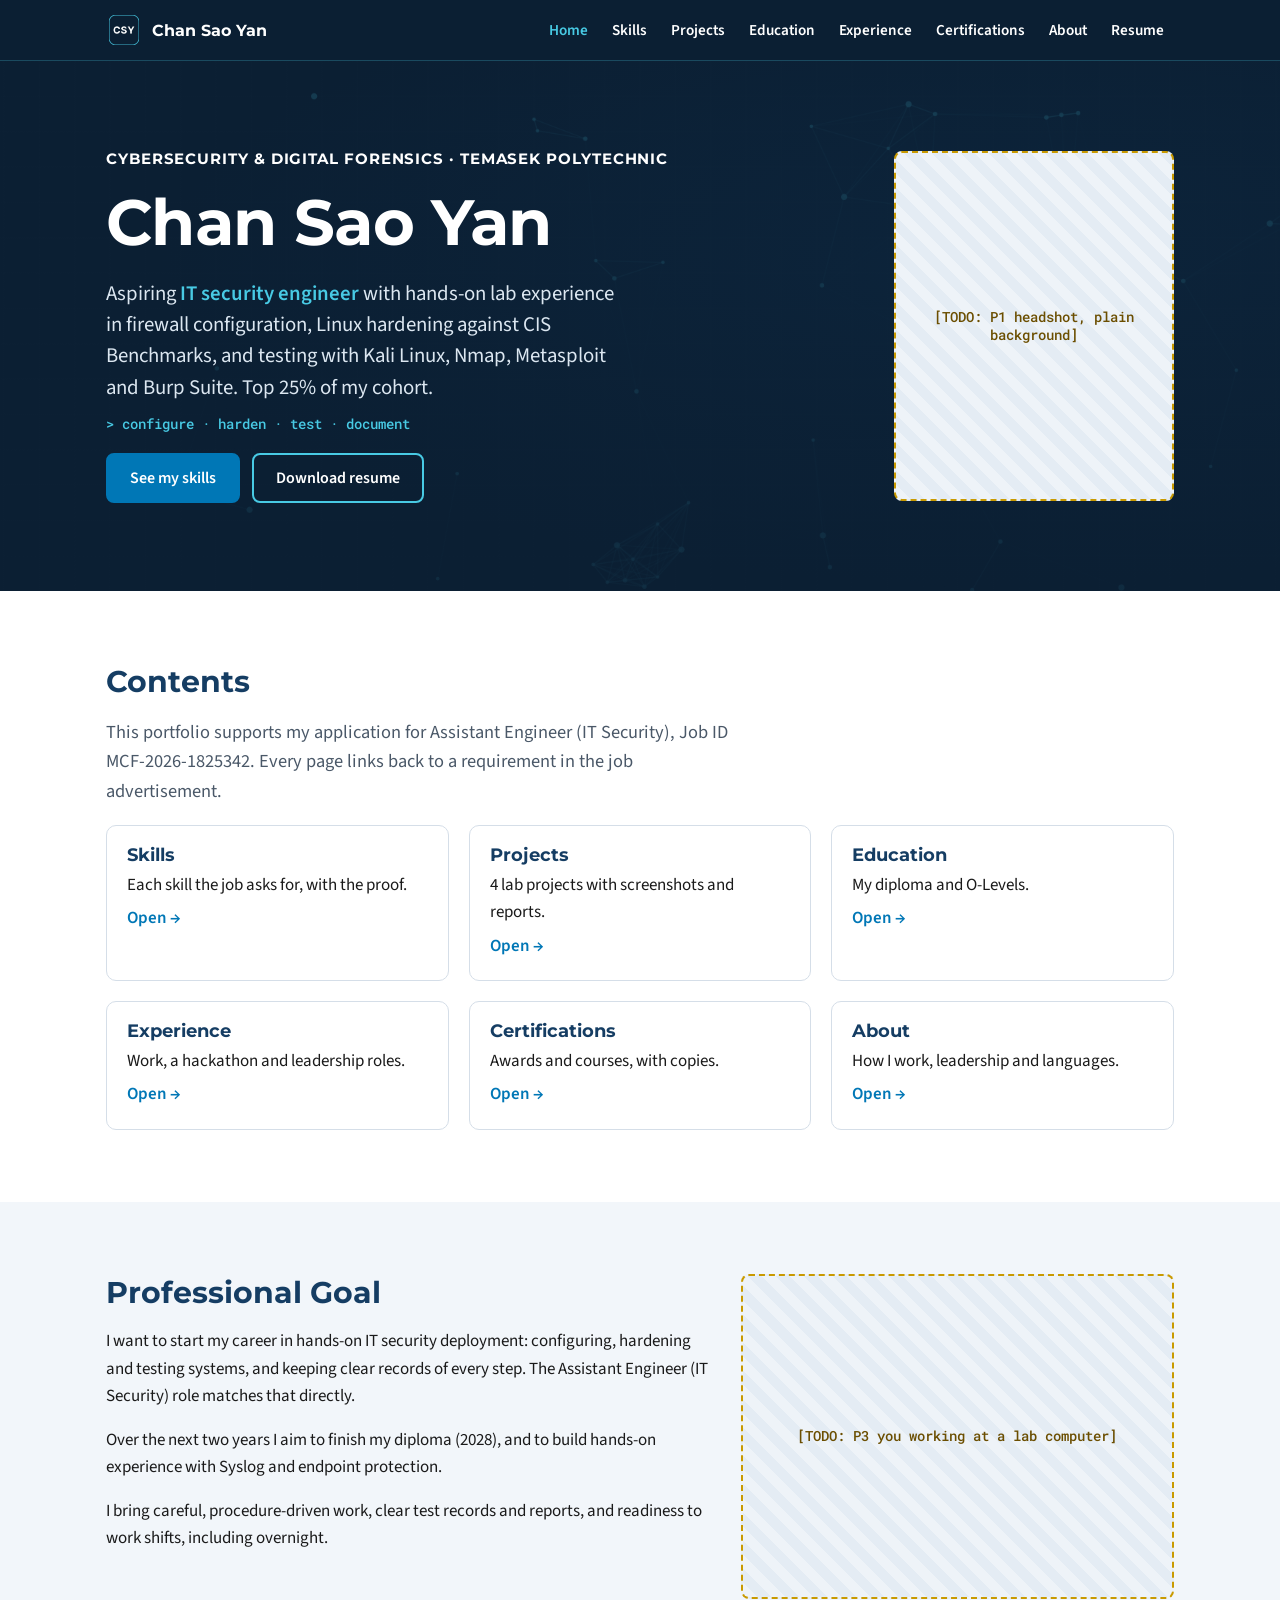
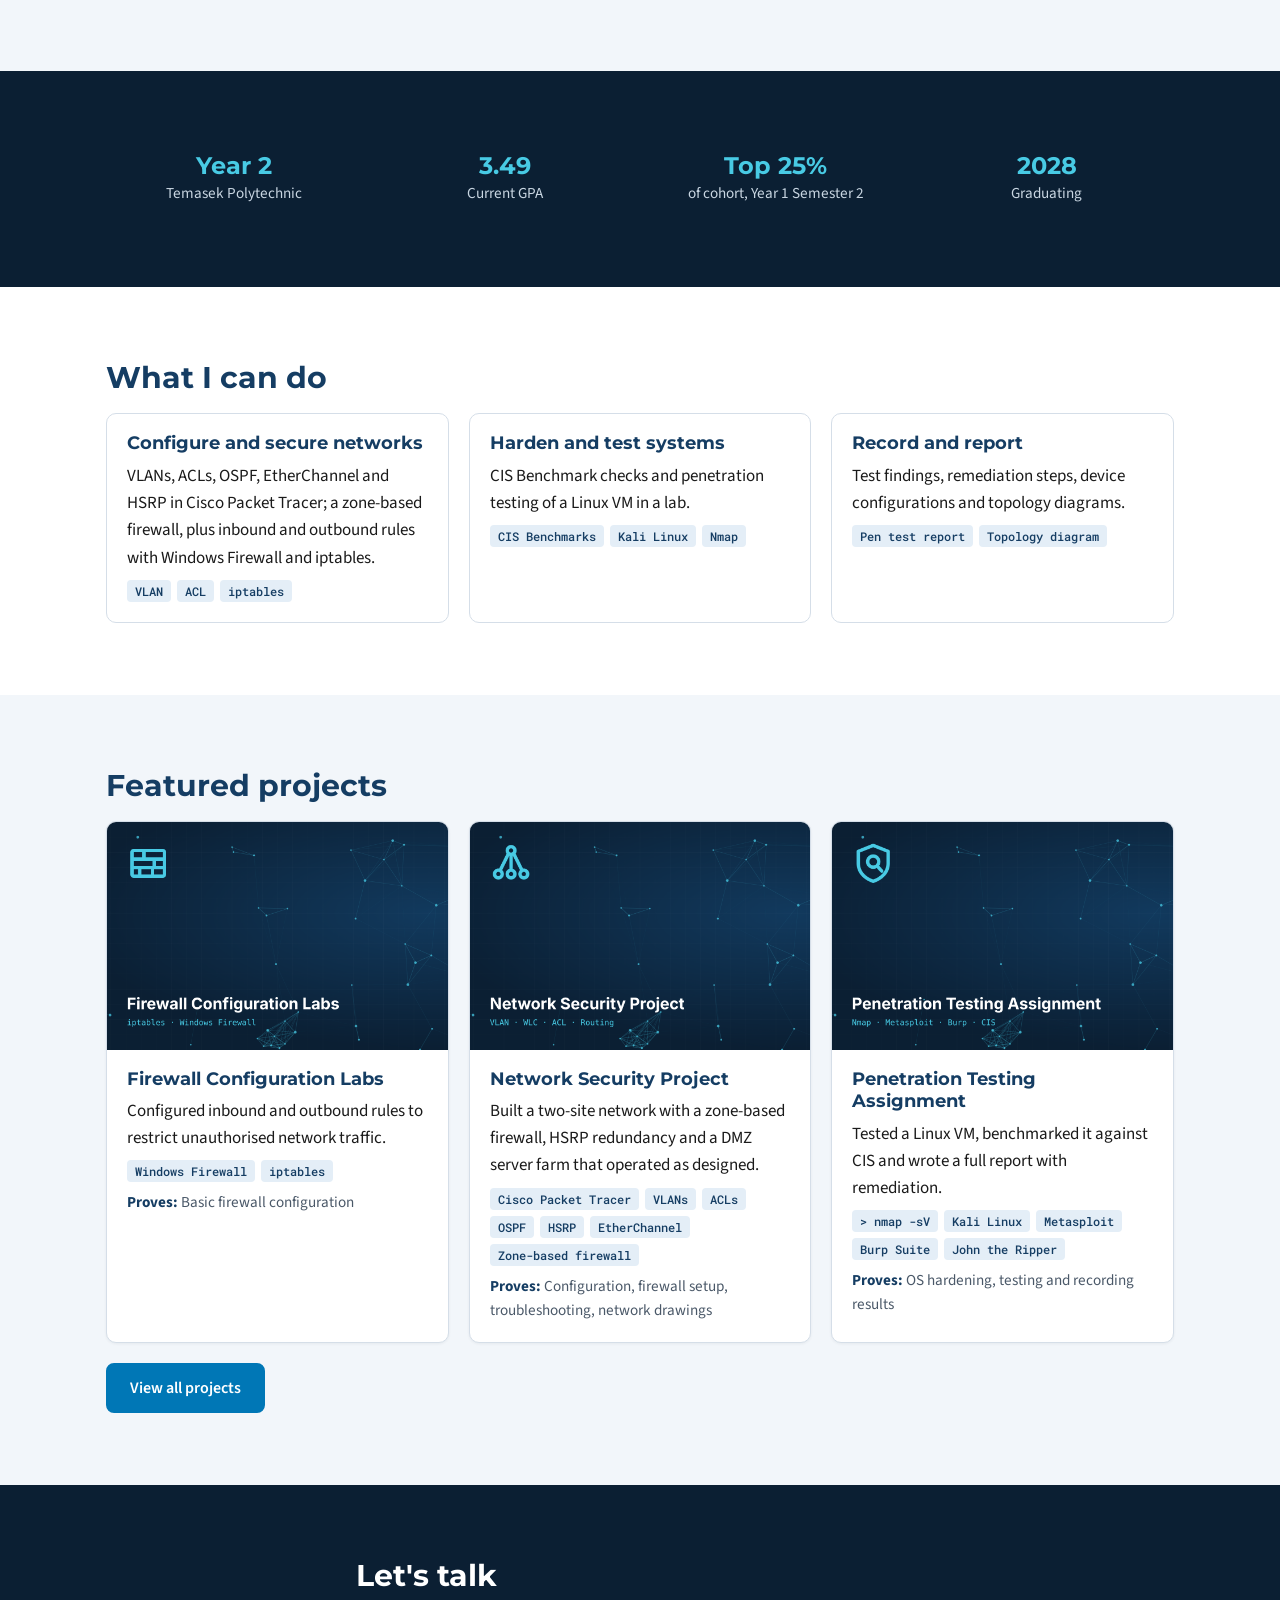
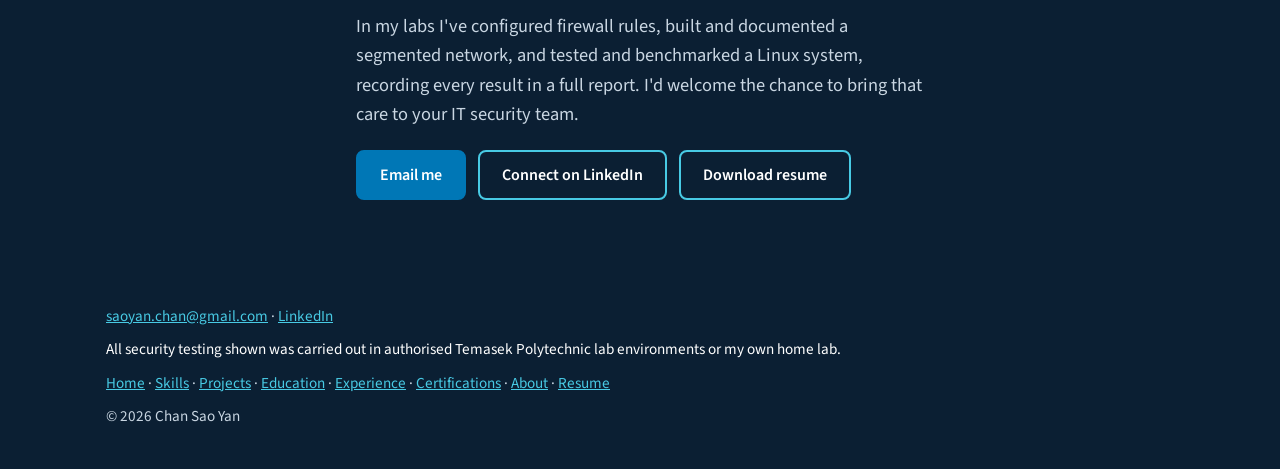
<file: index.html>
<!doctype html>
<html lang="en">
<head>
  <meta charset="utf-8">
  <meta name="viewport" content="width=device-width, initial-scale=1">
  <meta name="robots" content="noindex">  <!-- keeps the site out of Google; delete this line to let Google list it -->
  <title>Chan Sao Yan | IT Security Portfolio</title>
  <meta name="description" content="Portfolio of Chan Sao Yan, Cybersecurity and Digital Forensics student at Temasek Polytechnic, for the Assistant Engineer (IT Security) role.">
  <link rel="icon" type="image/png" href="assets/graphics/logo_csy.png">
  <link rel="preconnect" href="https://fonts.googleapis.com">
  <link rel="preconnect" href="https://fonts.gstatic.com" crossorigin>
  <link href="https://fonts.googleapis.com/css2?family=Montserrat:wght@600;700&family=Roboto+Mono:wght@500&family=Source+Sans+3:wght@400;600&display=swap" rel="stylesheet">
  <link rel="stylesheet" href="styles.css">
</head>
<body>
  <a class="skip" href="#main">Skip to content</a>
  <header class="site-header">
    <div class="wrap nav-bar">
      <a class="brand" href="index.html"><img src="assets/graphics/logo_csy.png" alt="" width="36" height="36"><span>Chan Sao Yan</span></a>
      <button class="nav-toggle" type="button" aria-expanded="false" aria-controls="site-nav">Menu</button>
      <nav id="site-nav" aria-label="Main">
        <ul>
        <li><a href="index.html" aria-current="page">Home</a></li>
        <li><a href="skills.html">Skills</a></li>
        <li class="has-sub"><a href="projects.html">Projects</a><ul class="sub"><li><a href="project-network-security.html">Network Security Project</a></li><li><a href="project-penetration-testing.html">Penetration Testing Assignment</a></li><li><a href="project-firewall-labs.html">Firewall Configuration Labs</a></li><li><a href="project-traffic-analysis.html">Network Traffic Analysis</a></li></ul></li>
        <li><a href="education.html">Education</a></li>
        <li><a href="experience.html">Experience</a></li>
        <li><a href="certifications.html">Certifications</a></li>
        <li><a href="about.html">About</a></li>
        <li><a href="resume.html">Resume</a></li>
        </ul>
      </nav>
    </div>
  </header>

  <main id="main">
    <section class="hero">
      <div class="wrap hero-grid">
        <div>
          <span class="hero-kicker">Cybersecurity &amp; Digital Forensics &middot; Temasek Polytechnic</span>
          <h1>Chan Sao Yan</h1>
          <p class="tagline">Aspiring <strong>IT security engineer</strong> with hands-on lab experience in firewall configuration, Linux hardening against CIS Benchmarks, and testing with Kali Linux, Nmap, Metasploit and Burp Suite. Top 25% of my cohort.</p>
          <p class="hero-mono">&gt; configure &middot; harden &middot; test &middot; document</p>
          <div class="btns">
            <a class="btn btn-primary" href="skills.html">See my skills</a>
            <a class="btn btn-secondary" href="docs/Chan_Sao_Yan_Resume.pdf" download>Download resume</a>
          </div>
        </div>
        <div class="ph" style="aspect-ratio:4 / 5" role="img" aria-label="Placeholder: P1">[TODO: P1 headshot, plain background]</div>
      </div>
    </section>

    <section>
      <div class="wrap">
        <h2>Contents</h2>
        <p class="lead">This portfolio supports my application for Assistant Engineer (IT Security), Job ID MCF-2026-1825342. Every page links back to a requirement in the job advertisement.</p>
        <div class="grid grid-3">
          <a class="card link-card" href="skills.html"><div class="card-body"><h3>Skills</h3><p>Each skill the job asks for, with the proof.</p><span class="arrow">Open &rarr;</span></div></a>
          <a class="card link-card" href="projects.html"><div class="card-body"><h3>Projects</h3><p>4 lab projects with screenshots and reports.</p><span class="arrow">Open &rarr;</span></div></a>
          <a class="card link-card" href="education.html"><div class="card-body"><h3>Education</h3><p>My diploma and O-Levels.</p><span class="arrow">Open &rarr;</span></div></a>
          <a class="card link-card" href="experience.html"><div class="card-body"><h3>Experience</h3><p>Work, a hackathon and leadership roles.</p><span class="arrow">Open &rarr;</span></div></a>
          <a class="card link-card" href="certifications.html"><div class="card-body"><h3>Certifications</h3><p>Awards and courses, with copies.</p><span class="arrow">Open &rarr;</span></div></a>
          <a class="card link-card" href="about.html"><div class="card-body"><h3>About</h3><p>How I work, leadership and languages.</p><span class="arrow">Open &rarr;</span></div></a>
        </div>
      </div>
    </section>

    <section class="alt">
      <div class="wrap split">
        <div>
          <h2>Professional Goal</h2>
          <p>I want to start my career in hands-on IT security deployment: configuring, hardening and testing systems, and keeping clear records of every step. The Assistant Engineer (IT Security) role matches that directly.</p>
          <p>Over the next two years I aim to finish my diploma (2028), and to build hands-on experience with Syslog and endpoint protection.</p>
          <p>I bring careful, procedure-driven work, clear test records and reports, and readiness to work shifts, including overnight.</p>
        </div>
        <figure class="shot">
          <div class="ph" style="aspect-ratio:4 / 3" role="img" aria-label="Placeholder: P3">[TODO: P3 you working at a lab computer]</div>
        </figure>
      </div>
    </section>

    <section class="dark">
      <div class="wrap">
        <h2 class="sr-only">Quick facts</h2>
        <div class="facts">
          <div><strong>Year 2</strong><span>Temasek Polytechnic</span></div>
          <div><strong>3.49</strong><span>Current GPA</span></div>
          <div><strong>Top 25%</strong><span>of cohort, Year 1 Semester 2</span></div>
          <div><strong>2028</strong><span>Graduating</span></div>
        </div>
      </div>
    </section>

    <section>
      <div class="wrap">
        <h2>What I can do</h2>
        <div class="grid grid-3">
          <div class="card"><div class="card-body"><h3>Configure and secure networks</h3><p>VLANs, ACLs, OSPF, EtherChannel and HSRP in Cisco Packet Tracer; a zone-based firewall, plus inbound and outbound rules with Windows Firewall and iptables.</p><ul class="tags"><li>VLAN</li><li>ACL</li><li>iptables</li></ul></div></div>
          <div class="card"><div class="card-body"><h3>Harden and test systems</h3><p>CIS Benchmark checks and penetration testing of a Linux VM in a lab.</p><ul class="tags"><li>CIS Benchmarks</li><li>Kali Linux</li><li>Nmap</li></ul></div></div>
          <div class="card"><div class="card-body"><h3>Record and report</h3><p>Test findings, remediation steps, device configurations and topology diagrams.</p><ul class="tags"><li>Pen test report</li><li>Topology diagram</li></ul></div></div>
        </div>
      </div>
    </section>

    <section class="alt">
      <div class="wrap">
        <h2>Featured projects</h2>
        <div class="grid grid-3">
          <a class="card" href="project-firewall-labs.html">
            <img src="assets/graphics/tile_firewall.png" alt="" width="1200" height="800" loading="lazy">
            <div class="card-body">
              <h3>Firewall Configuration Labs</h3>
              <p>Configured inbound and outbound rules to restrict unauthorised network traffic.</p>
              <ul class="tags"><li>Windows Firewall</li><li>iptables</li></ul>
              <p class="proves"><b>Proves:</b> Basic firewall configuration</p>
            </div>
          </a>
          <a class="card" href="project-network-security.html">
            <img src="assets/graphics/tile_netsec.png" alt="" width="1200" height="800" loading="lazy">
            <div class="card-body">
              <h3>Network Security Project</h3>
              <p>Built a two-site network with a zone-based firewall, HSRP redundancy and a DMZ server farm that operated as designed.</p>
              <ul class="tags"><li>Cisco Packet Tracer</li><li>VLANs</li><li>ACLs</li><li>OSPF</li><li>HSRP</li><li>EtherChannel</li><li>Zone-based firewall</li></ul>
              <p class="proves"><b>Proves:</b> Configuration, firewall setup, troubleshooting, network drawings</p>
            </div>
          </a>
          <a class="card" href="project-penetration-testing.html">
            <img src="assets/graphics/tile_pentest.png" alt="" width="1200" height="800" loading="lazy">
            <div class="card-body">
              <h3>Penetration Testing Assignment</h3>
              <p>Tested a Linux VM, benchmarked it against CIS and wrote a full report with remediation.</p>
              <ul class="tags"><li>&gt; nmap -sV</li><li>Kali Linux</li><li>Metasploit</li><li>Burp Suite</li><li>John the Ripper</li></ul>
              <p class="proves"><b>Proves:</b> OS hardening, testing and recording results</p>
            </div>
          </a>
        </div>
        <div class="btns"><a class="btn btn-primary" href="projects.html">View all projects</a></div>
      </div>
    </section>

    <section class="dark">
      <div class="wrap narrow">
        <h2>Let's talk</h2>
        <p class="lead">In my labs I've configured firewall rules, built and documented a segmented network, and tested and benchmarked a Linux system, recording every result in a full report. I'd welcome the chance to bring that care to your IT security team.</p>
        <div class="btns">
          <a class="btn btn-primary" href="mailto:saoyan.chan@gmail.com">Email me</a>
          <a class="btn btn-secondary" href="https://www.linkedin.com/in/chan-sao-yan-b69aba343" target="_blank" rel="noopener">Connect on LinkedIn</a>
          <a class="btn btn-secondary" href="docs/Chan_Sao_Yan_Resume.pdf" download>Download resume</a>
        </div>
      </div>
    </section>
  </main>

  <footer class="site-footer">
    <div class="wrap">
      <p><a href="mailto:saoyan.chan@gmail.com">saoyan.chan@gmail.com</a> · <a href="https://www.linkedin.com/in/chan-sao-yan-b69aba343" target="_blank" rel="noopener">LinkedIn</a></p>
      <p class="disclaimer">All security testing shown was carried out in authorised Temasek Polytechnic lab environments or my own home lab.</p>
      <p><a href="index.html">Home</a> · <a href="skills.html">Skills</a> · <a href="projects.html">Projects</a> · <a href="education.html">Education</a> · <a href="experience.html">Experience</a> · <a href="certifications.html">Certifications</a> · <a href="about.html">About</a> · <a href="resume.html">Resume</a></p>
      <p>&copy; 2026 Chan Sao Yan</p>
    </div>
  </footer>
  <script src="script.js"></script>
</body>
</html>
</file>
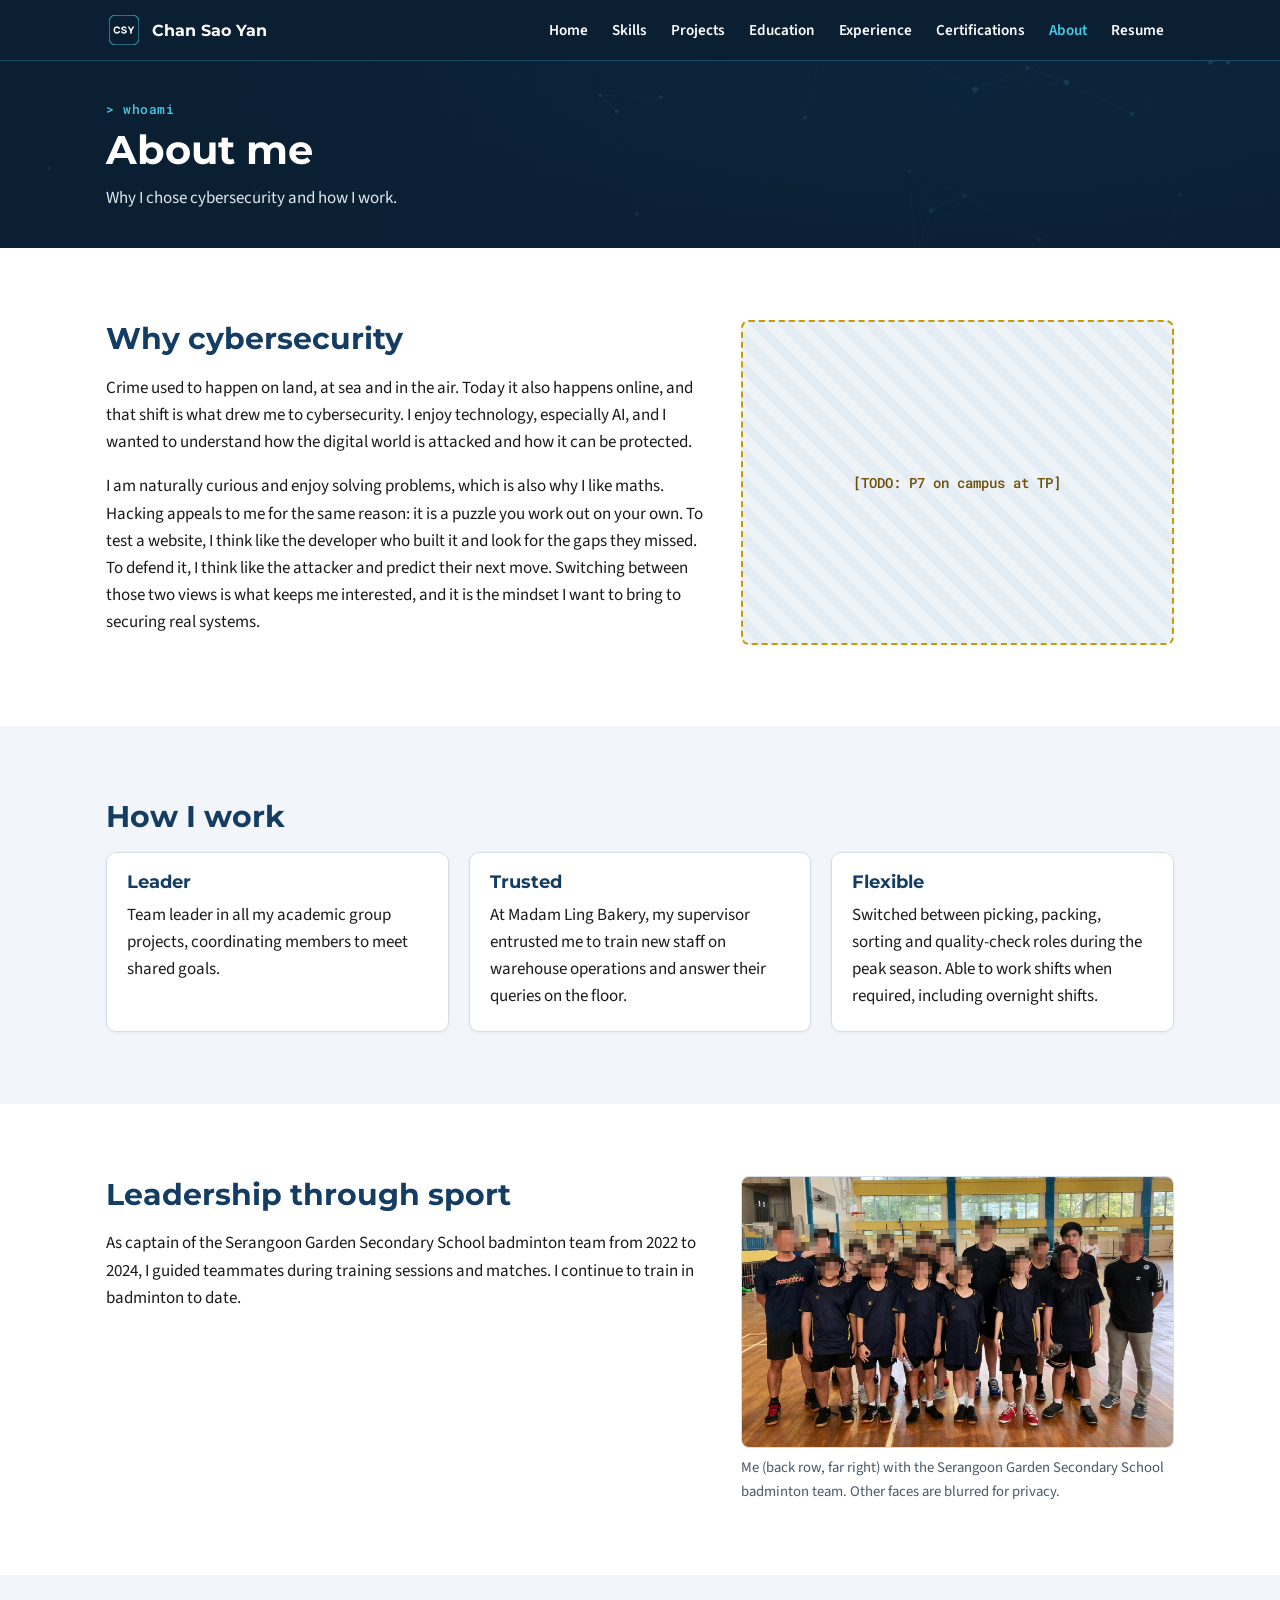
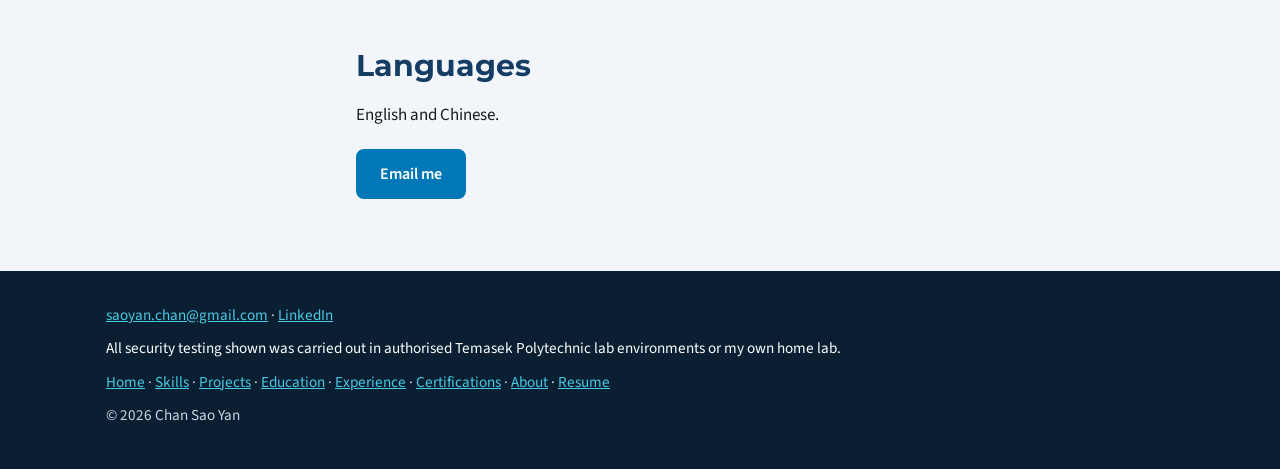
<file: about.html>
<!doctype html>
<html lang="en">
<head>
  <meta charset="utf-8">
  <meta name="viewport" content="width=device-width, initial-scale=1">
  <meta name="robots" content="noindex">  <!-- keeps the site out of Google; delete this line to let Google list it -->
  <title>About | Chan Sao Yan</title>
  <meta name="description" content="How Chan Sao Yan works: leader, trusted, flexible; leadership through sport; languages.">
  <link rel="icon" type="image/png" href="assets/graphics/logo_csy.png">
  <link rel="preconnect" href="https://fonts.googleapis.com">
  <link rel="preconnect" href="https://fonts.gstatic.com" crossorigin>
  <link href="https://fonts.googleapis.com/css2?family=Montserrat:wght@600;700&family=Roboto+Mono:wght@500&family=Source+Sans+3:wght@400;600&display=swap" rel="stylesheet">
  <link rel="stylesheet" href="styles.css">
</head>
<body>
  <a class="skip" href="#main">Skip to content</a>
  <header class="site-header">
    <div class="wrap nav-bar">
      <a class="brand" href="index.html"><img src="assets/graphics/logo_csy.png" alt="" width="36" height="36"><span>Chan Sao Yan</span></a>
      <button class="nav-toggle" type="button" aria-expanded="false" aria-controls="site-nav">Menu</button>
      <nav id="site-nav" aria-label="Main">
        <ul>
        <li><a href="index.html">Home</a></li>
        <li><a href="skills.html">Skills</a></li>
        <li class="has-sub"><a href="projects.html">Projects</a><ul class="sub"><li><a href="project-network-security.html">Network Security Project</a></li><li><a href="project-penetration-testing.html">Penetration Testing Assignment</a></li><li><a href="project-firewall-labs.html">Firewall Configuration Labs</a></li><li><a href="project-traffic-analysis.html">Network Traffic Analysis</a></li></ul></li>
        <li><a href="education.html">Education</a></li>
        <li><a href="experience.html">Experience</a></li>
        <li><a href="certifications.html">Certifications</a></li>
        <li><a href="about.html" aria-current="page">About</a></li>
        <li><a href="resume.html">Resume</a></li>
        </ul>
      </nav>
    </div>
  </header>

  <main id="main">
    <section class="banner">
      <div class="wrap">
        <span class="eyebrow">&gt; whoami</span>
        <h1>About me</h1>
        <p>Why I chose cybersecurity and how I work.</p>
      </div>
    </section>

    <section>
      <div class="wrap split">
        <div>
          <h2>Why cybersecurity</h2>
          <p>Crime used to happen on land, at sea and in the air. Today it also happens online, and that shift is what drew me to cybersecurity. I enjoy technology, especially AI, and I wanted to understand how the digital world is attacked and how it can be protected.</p>
          <p>I am naturally curious and enjoy solving problems, which is also why I like maths. Hacking appeals to me for the same reason: it is a puzzle you work out on your own. To test a website, I think like the developer who built it and look for the gaps they missed. To defend it, I think like the attacker and predict their next move. Switching between those two views is what keeps me interested, and it is the mindset I want to bring to securing real systems.</p>
        </div>
        <figure class="shot"><div class="ph" style="aspect-ratio:4 / 3" role="img" aria-label="Placeholder: P7">[TODO: P7 on campus at TP]</div></figure>
      </div>
    </section>

    <section class="alt">
      <div class="wrap">
        <h2>How I work</h2>
        <div class="grid grid-3">
          <div class="card"><div class="card-body"><h3>Leader</h3><p>Team leader in all my academic group projects, coordinating members to meet shared goals.</p></div></div>
          <div class="card"><div class="card-body"><h3>Trusted</h3><p>At Madam Ling Bakery, my supervisor entrusted me to train new staff on warehouse operations and answer their queries on the floor.</p></div></div>
          <div class="card"><div class="card-body"><h3>Flexible</h3><p>Switched between picking, packing, sorting and quality-check roles during the peak season. Able to work shifts when required, including overnight shifts.</p></div></div>
        </div>
      </div>
    </section>

    <section>
      <div class="wrap split">
        <div>
          <h2>Leadership through sport</h2>
          <p>As captain of the Serangoon Garden Secondary School badminton team from 2022 to 2024, I guided teammates during training sessions and matches. I continue to train in badminton to date.</p>
        </div>
        <figure class="shot"><img src="assets/photos/P6.jpg" alt="Chan Sao Yan, back row far right, with the Serangoon Garden Secondary School badminton team and coaches in a sports hall; other faces are pixelated" width="1600" height="1003" loading="lazy"><figcaption>Me (back row, far right) with the Serangoon Garden Secondary School badminton team. Other faces are blurred for privacy.</figcaption></figure>
      </div>
    </section>

    <section class="alt">
      <div class="wrap narrow">
        <h2>Languages</h2>
        <p>English and Chinese.</p>
        <div class="btns"><a class="btn btn-primary" href="mailto:saoyan.chan@gmail.com">Email me</a></div>
      </div>
    </section>
  </main>

  <footer class="site-footer">
    <div class="wrap">
      <p><a href="mailto:saoyan.chan@gmail.com">saoyan.chan@gmail.com</a> · <a href="https://www.linkedin.com/in/chan-sao-yan-b69aba343" target="_blank" rel="noopener">LinkedIn</a></p>
      <p class="disclaimer">All security testing shown was carried out in authorised Temasek Polytechnic lab environments or my own home lab.</p>
      <p><a href="index.html">Home</a> · <a href="skills.html">Skills</a> · <a href="projects.html">Projects</a> · <a href="education.html">Education</a> · <a href="experience.html">Experience</a> · <a href="certifications.html">Certifications</a> · <a href="about.html">About</a> · <a href="resume.html">Resume</a></p>
      <p>&copy; 2026 Chan Sao Yan</p>
    </div>
  </footer>
  <script src="script.js"></script>
</body>
</html>
</file>
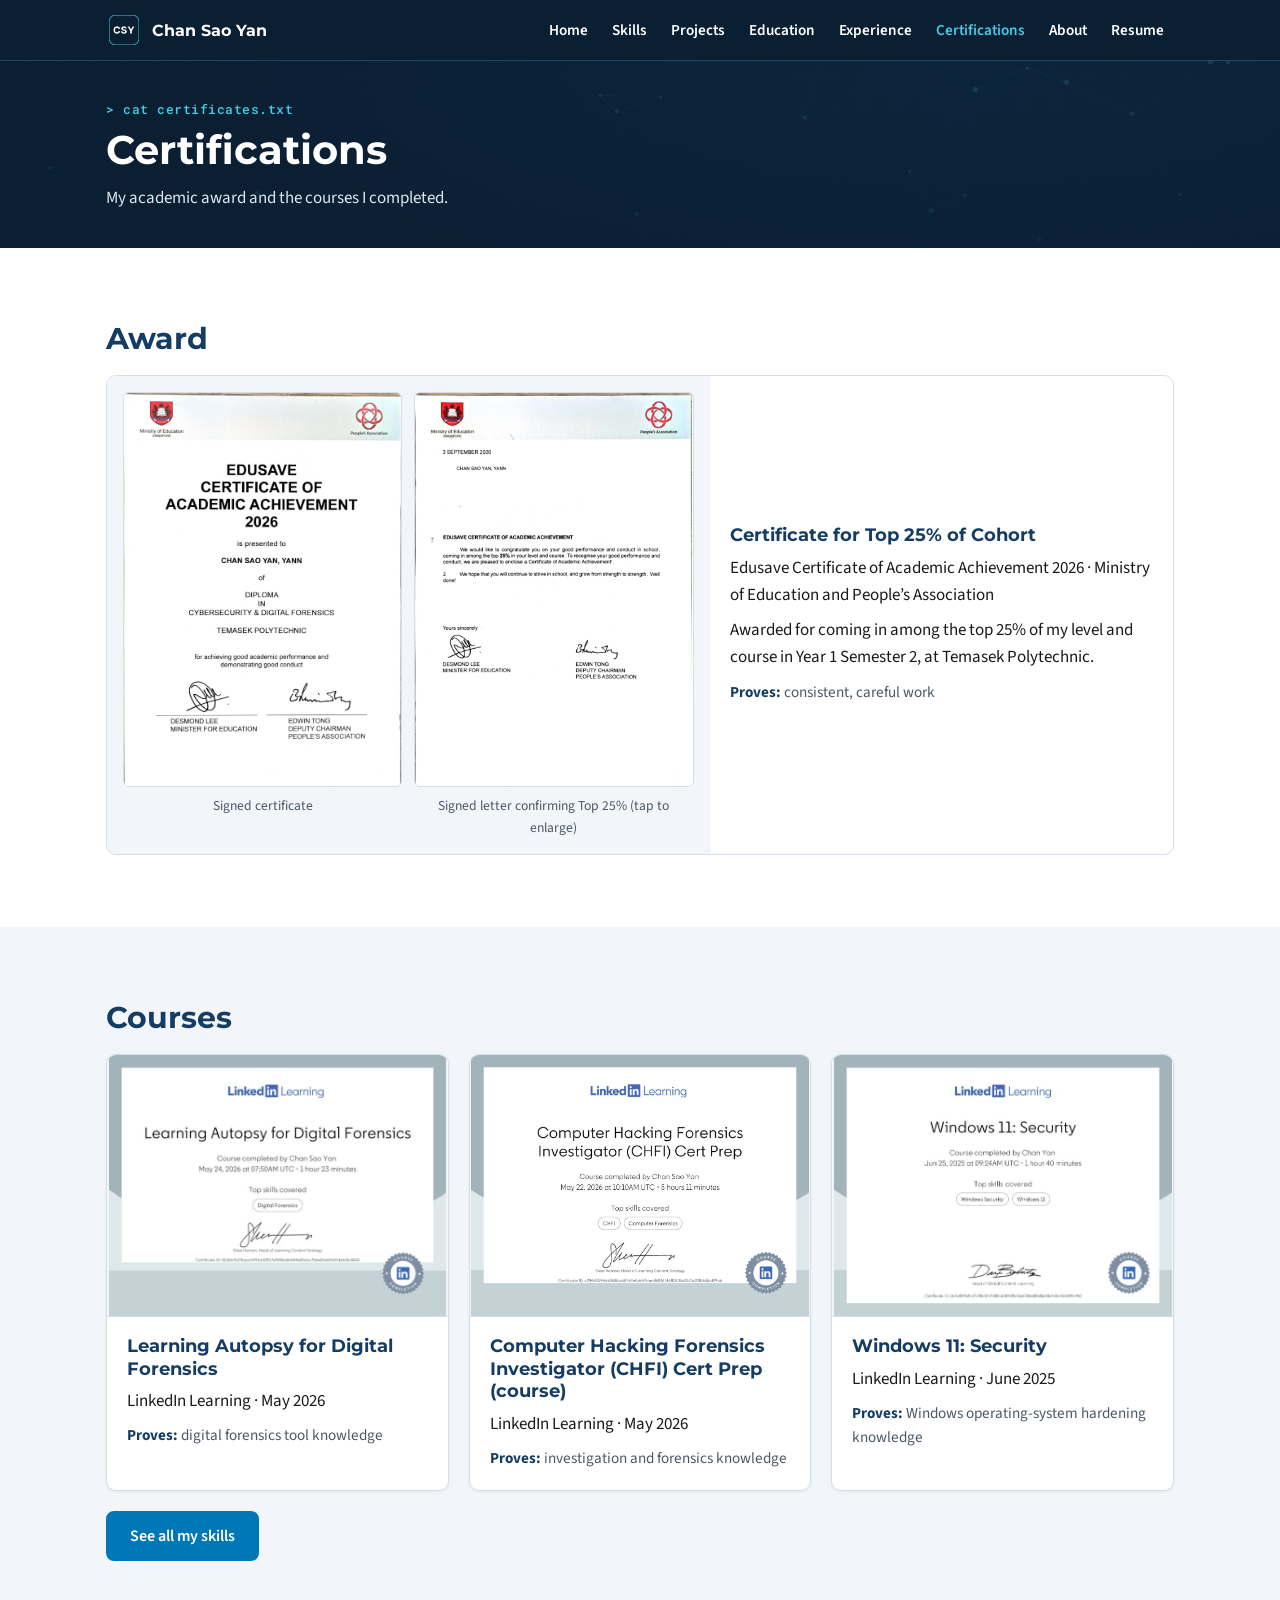
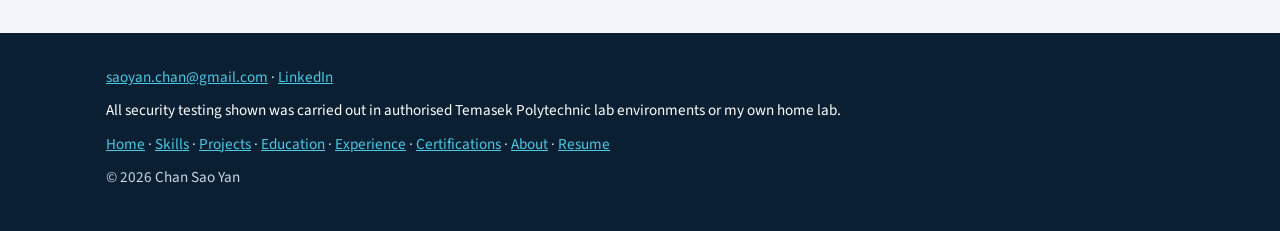
<file: certifications.html>
<!doctype html>
<html lang="en">
<head>
  <meta charset="utf-8">
  <meta name="viewport" content="width=device-width, initial-scale=1">
  <meta name="robots" content="noindex">  <!-- keeps the site out of Google; delete this line to let Google list it -->
  <title>Certifications | Chan Sao Yan</title>
  <meta name="description" content="Top 25% of cohort award and LinkedIn Learning security courses.">
  <link rel="icon" type="image/png" href="assets/graphics/logo_csy.png">
  <link rel="preconnect" href="https://fonts.googleapis.com">
  <link rel="preconnect" href="https://fonts.gstatic.com" crossorigin>
  <link href="https://fonts.googleapis.com/css2?family=Montserrat:wght@600;700&family=Roboto+Mono:wght@500&family=Source+Sans+3:wght@400;600&display=swap" rel="stylesheet">
  <link rel="stylesheet" href="styles.css">
</head>
<body>
  <a class="skip" href="#main">Skip to content</a>
  <header class="site-header">
    <div class="wrap nav-bar">
      <a class="brand" href="index.html"><img src="assets/graphics/logo_csy.png" alt="" width="36" height="36"><span>Chan Sao Yan</span></a>
      <button class="nav-toggle" type="button" aria-expanded="false" aria-controls="site-nav">Menu</button>
      <nav id="site-nav" aria-label="Main">
        <ul>
        <li><a href="index.html">Home</a></li>
        <li><a href="skills.html">Skills</a></li>
        <li class="has-sub"><a href="projects.html">Projects</a><ul class="sub"><li><a href="project-network-security.html">Network Security Project</a></li><li><a href="project-penetration-testing.html">Penetration Testing Assignment</a></li><li><a href="project-firewall-labs.html">Firewall Configuration Labs</a></li><li><a href="project-traffic-analysis.html">Network Traffic Analysis</a></li></ul></li>
        <li><a href="education.html">Education</a></li>
        <li><a href="experience.html">Experience</a></li>
        <li><a href="certifications.html" aria-current="page">Certifications</a></li>
        <li><a href="about.html">About</a></li>
        <li><a href="resume.html">Resume</a></li>
        </ul>
      </nav>
    </div>
  </header>

  <main id="main">
    <section class="banner">
      <div class="wrap">
        <span class="eyebrow">&gt; cat certificates.txt</span>
        <h1>Certifications</h1>
        <p>My academic award and the courses I completed.</p>
      </div>
    </section>

    <section>
      <div class="wrap">
        <h2>Award</h2>
        <div class="card award">
          <div class="pair">
            <figure>
              <a href="assets/certificates/C1a.jpg" target="_blank" rel="noopener"><img src="assets/certificates/C1a.jpg" alt="Edusave Certificate of Academic Achievement 2026 presented to Chan Sao Yan, Diploma in Cybersecurity and Digital Forensics, Temasek Polytechnic, signed by the Minister for Education and the Deputy Chairman of the People's Association" width="1360" height="1930" loading="lazy"></a>
              <figcaption>Signed certificate</figcaption>
            </figure>
            <figure>
              <a href="assets/certificates/C1b.jpg" target="_blank" rel="noopener"><img src="assets/certificates/C1b.jpg" alt="Signed letter dated 3 September 2026 congratulating Chan Sao Yan on coming in among the top 25% of the level and course" width="1568" height="2224" loading="lazy"></a>
              <figcaption>Signed letter confirming Top 25% (tap to enlarge)</figcaption>
            </figure>
          </div>
          <div class="card-body">
            <h3>Certificate for Top 25% of Cohort</h3>
            <p>Edusave Certificate of Academic Achievement 2026 &middot; Ministry of Education and People&rsquo;s Association</p>
            <p>Awarded for coming in among the top 25% of my level and course in Year 1 Semester 2, at Temasek Polytechnic.</p>
            <p class="proves"><b>Proves:</b> consistent, careful work</p>
          </div>
        </div>
      </div>
    </section>

    <section class="alt">
      <div class="wrap">
        <h2>Courses</h2>
        <div class="grid grid-3">
          <div class="card">
            <a href="assets/certificates/C5.png" target="_blank" rel="noopener"><img class="cert" src="assets/certificates/C5.png" alt="LinkedIn Learning certificate of completion: Learning Autopsy for Digital Forensics, completed by Chan Sao Yan on 24 May 2026" width="724" height="560" loading="lazy"></a>
            <div class="card-body">
              <h3>Learning Autopsy for Digital Forensics</h3>
              <p>LinkedIn Learning &middot; May 2026</p>
              <p class="proves"><b>Proves:</b> digital forensics tool knowledge</p>
            </div>
          </div>
          <div class="card">
            <a href="assets/certificates/C4.png" target="_blank" rel="noopener"><img class="cert" src="assets/certificates/C4.png" alt="LinkedIn Learning certificate of completion: Computer Hacking Forensics Investigator (CHFI) Cert Prep, completed by Chan Sao Yan on 22 May 2026" width="1101" height="851" loading="lazy"></a>
            <div class="card-body">
              <h3>Computer Hacking Forensics Investigator (CHFI) Cert Prep (course)</h3>
              <p>LinkedIn Learning &middot; May 2026</p>
              <p class="proves"><b>Proves:</b> investigation and forensics knowledge</p>
            </div>
          </div>
          <div class="card">
            <a href="assets/certificates/C3.png" target="_blank" rel="noopener"><img class="cert" src="assets/certificates/C3.png" alt="LinkedIn Learning certificate of completion: Windows 11: Security, completed on 25 June 2025" width="725" height="560" loading="lazy"></a>
            <div class="card-body">
              <h3>Windows 11: Security</h3>
              <p>LinkedIn Learning &middot; June 2025</p>
              <p class="proves"><b>Proves:</b> Windows operating-system hardening knowledge</p>
            </div>
          </div>
        </div>
        <div class="btns"><a class="btn btn-primary" href="skills.html">See all my skills</a></div>
      </div>
    </section>
  </main>

  <footer class="site-footer">
    <div class="wrap">
      <p><a href="mailto:saoyan.chan@gmail.com">saoyan.chan@gmail.com</a> · <a href="https://www.linkedin.com/in/chan-sao-yan-b69aba343" target="_blank" rel="noopener">LinkedIn</a></p>
      <p class="disclaimer">All security testing shown was carried out in authorised Temasek Polytechnic lab environments or my own home lab.</p>
      <p><a href="index.html">Home</a> · <a href="skills.html">Skills</a> · <a href="projects.html">Projects</a> · <a href="education.html">Education</a> · <a href="experience.html">Experience</a> · <a href="certifications.html">Certifications</a> · <a href="about.html">About</a> · <a href="resume.html">Resume</a></p>
      <p>&copy; 2026 Chan Sao Yan</p>
    </div>
  </footer>
  <script src="script.js"></script>
</body>
</html>
</file>
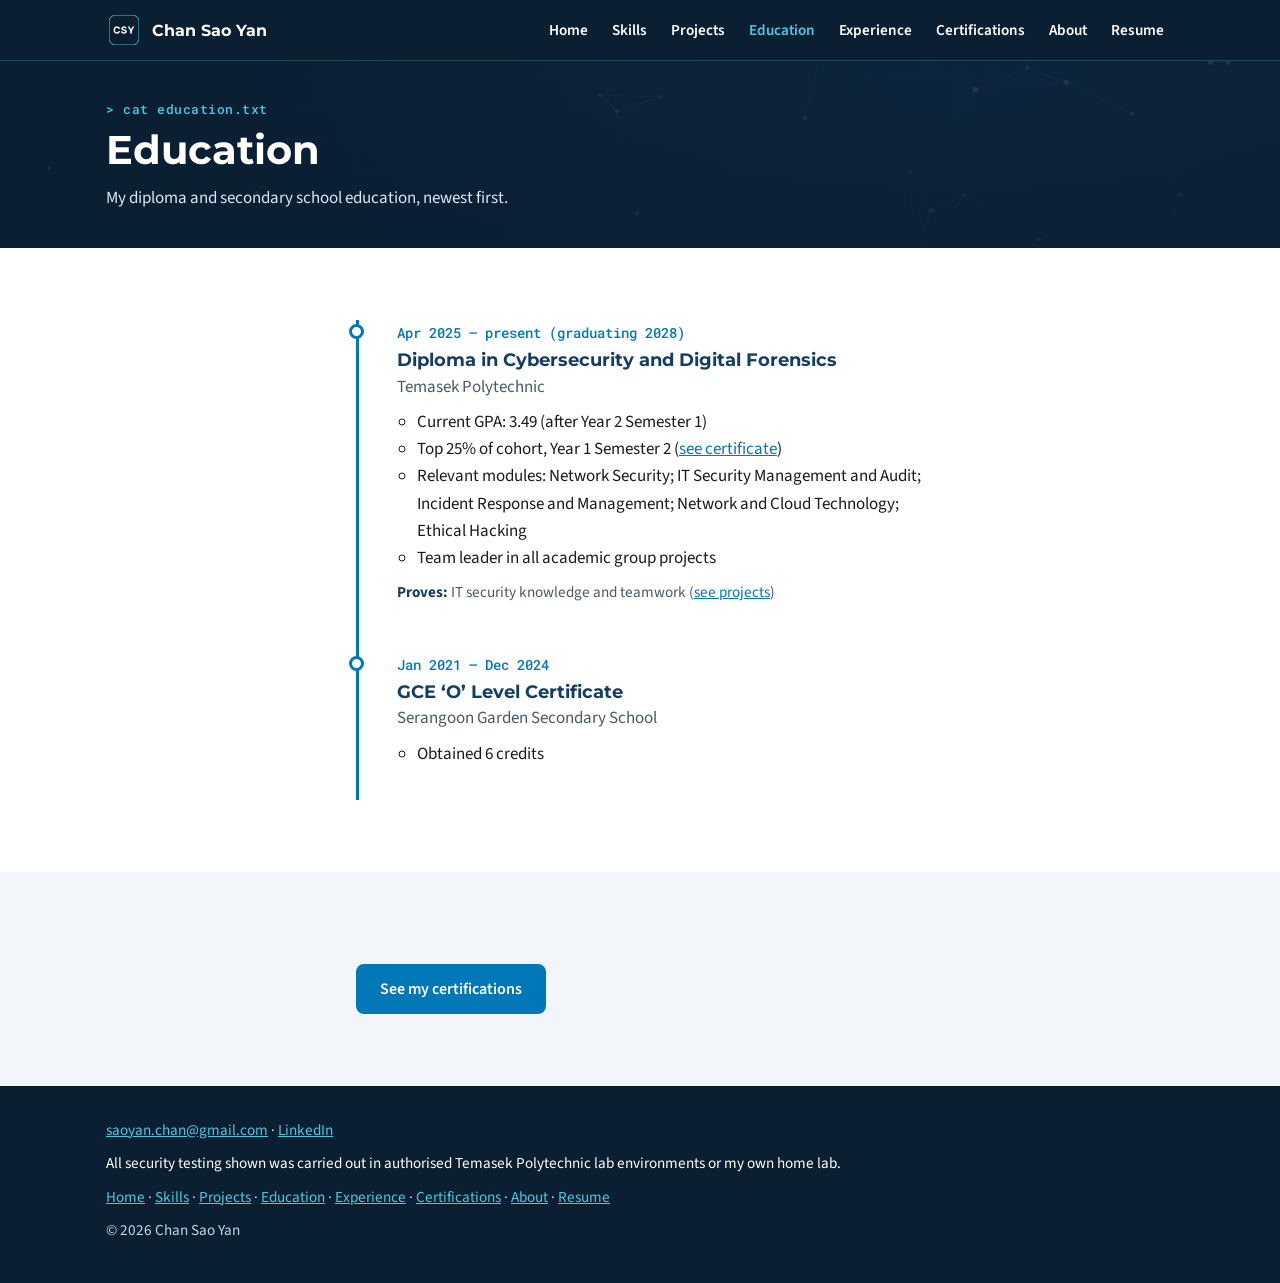
<file: education.html>
<!doctype html>
<html lang="en">
<head>
  <meta charset="utf-8">
  <meta name="viewport" content="width=device-width, initial-scale=1">
  <meta name="robots" content="noindex">  <!-- keeps the site out of Google; delete this line to let Google list it -->
  <title>Education | Chan Sao Yan</title>
  <meta name="description" content="Education of Chan Sao Yan: Diploma in Cybersecurity and Digital Forensics at Temasek Polytechnic, and GCE O-Level.">
  <link rel="icon" type="image/png" href="assets/graphics/logo_csy.png">
  <link rel="preconnect" href="https://fonts.googleapis.com">
  <link rel="preconnect" href="https://fonts.gstatic.com" crossorigin>
  <link href="https://fonts.googleapis.com/css2?family=Montserrat:wght@600;700&family=Roboto+Mono:wght@500&family=Source+Sans+3:wght@400;600&display=swap" rel="stylesheet">
  <link rel="stylesheet" href="styles.css">
</head>
<body>
  <a class="skip" href="#main">Skip to content</a>
  <header class="site-header">
    <div class="wrap nav-bar">
      <a class="brand" href="index.html"><img src="assets/graphics/logo_csy.png" alt="" width="36" height="36"><span>Chan Sao Yan</span></a>
      <button class="nav-toggle" type="button" aria-expanded="false" aria-controls="site-nav">Menu</button>
      <nav id="site-nav" aria-label="Main">
        <ul>
        <li><a href="index.html">Home</a></li>
        <li><a href="skills.html">Skills</a></li>
        <li class="has-sub"><a href="projects.html">Projects</a><ul class="sub"><li><a href="project-network-security.html">Network Security Project</a></li><li><a href="project-penetration-testing.html">Penetration Testing Assignment</a></li><li><a href="project-firewall-labs.html">Firewall Configuration Labs</a></li><li><a href="project-traffic-analysis.html">Network Traffic Analysis</a></li></ul></li>
        <li><a href="education.html" aria-current="page">Education</a></li>
        <li><a href="experience.html">Experience</a></li>
        <li><a href="certifications.html">Certifications</a></li>
        <li><a href="about.html">About</a></li>
        <li><a href="resume.html">Resume</a></li>
        </ul>
      </nav>
    </div>
  </header>

  <main id="main">
    <section class="banner">
      <div class="wrap">
        <span class="eyebrow">&gt; cat education.txt</span>
        <h1>Education</h1>
        <p>My diploma and secondary school education, newest first.</p>
      </div>
    </section>

    <section>
      <div class="wrap narrow">
        <ol class="timeline">
          <li>
            <span class="when">Apr 2025 &ndash; present (graduating 2028)</span>
            <h3>Diploma in Cybersecurity and Digital Forensics</h3>
            <p class="where">Temasek Polytechnic</p>
            <ul>
              <li>Current GPA: 3.49 (after Year 2 Semester 1)</li>
              <li>Top 25% of cohort, Year 1 Semester 2 (<a href="certifications.html">see certificate</a>)</li>
              <li>Relevant modules: Network Security; IT Security Management and Audit; Incident Response and Management; Network and Cloud Technology; Ethical Hacking</li>
              <li>Team leader in all academic group projects</li>
            </ul>
            <p class="proves"><b>Proves:</b> IT security knowledge and teamwork (<a href="projects.html">see projects</a>)</p>
          </li>
          <li>
            <span class="when">Jan 2021 &ndash; Dec 2024</span>
            <h3>GCE &lsquo;O&rsquo; Level Certificate</h3>
            <p class="where">Serangoon Garden Secondary School</p>
            <ul><li>Obtained 6 credits</li></ul>
          </li>
        </ol>
      </div>
    </section>

    <section class="alt">
      <div class="wrap narrow">
        <div class="btns"><a class="btn btn-primary" href="certifications.html">See my certifications</a></div>
      </div>
    </section>
  </main>

  <footer class="site-footer">
    <div class="wrap">
      <p><a href="mailto:saoyan.chan@gmail.com">saoyan.chan@gmail.com</a> · <a href="https://www.linkedin.com/in/chan-sao-yan-b69aba343" target="_blank" rel="noopener">LinkedIn</a></p>
      <p class="disclaimer">All security testing shown was carried out in authorised Temasek Polytechnic lab environments or my own home lab.</p>
      <p><a href="index.html">Home</a> · <a href="skills.html">Skills</a> · <a href="projects.html">Projects</a> · <a href="education.html">Education</a> · <a href="experience.html">Experience</a> · <a href="certifications.html">Certifications</a> · <a href="about.html">About</a> · <a href="resume.html">Resume</a></p>
      <p>&copy; 2026 Chan Sao Yan</p>
    </div>
  </footer>
  <script src="script.js"></script>
</body>
</html>
</file>
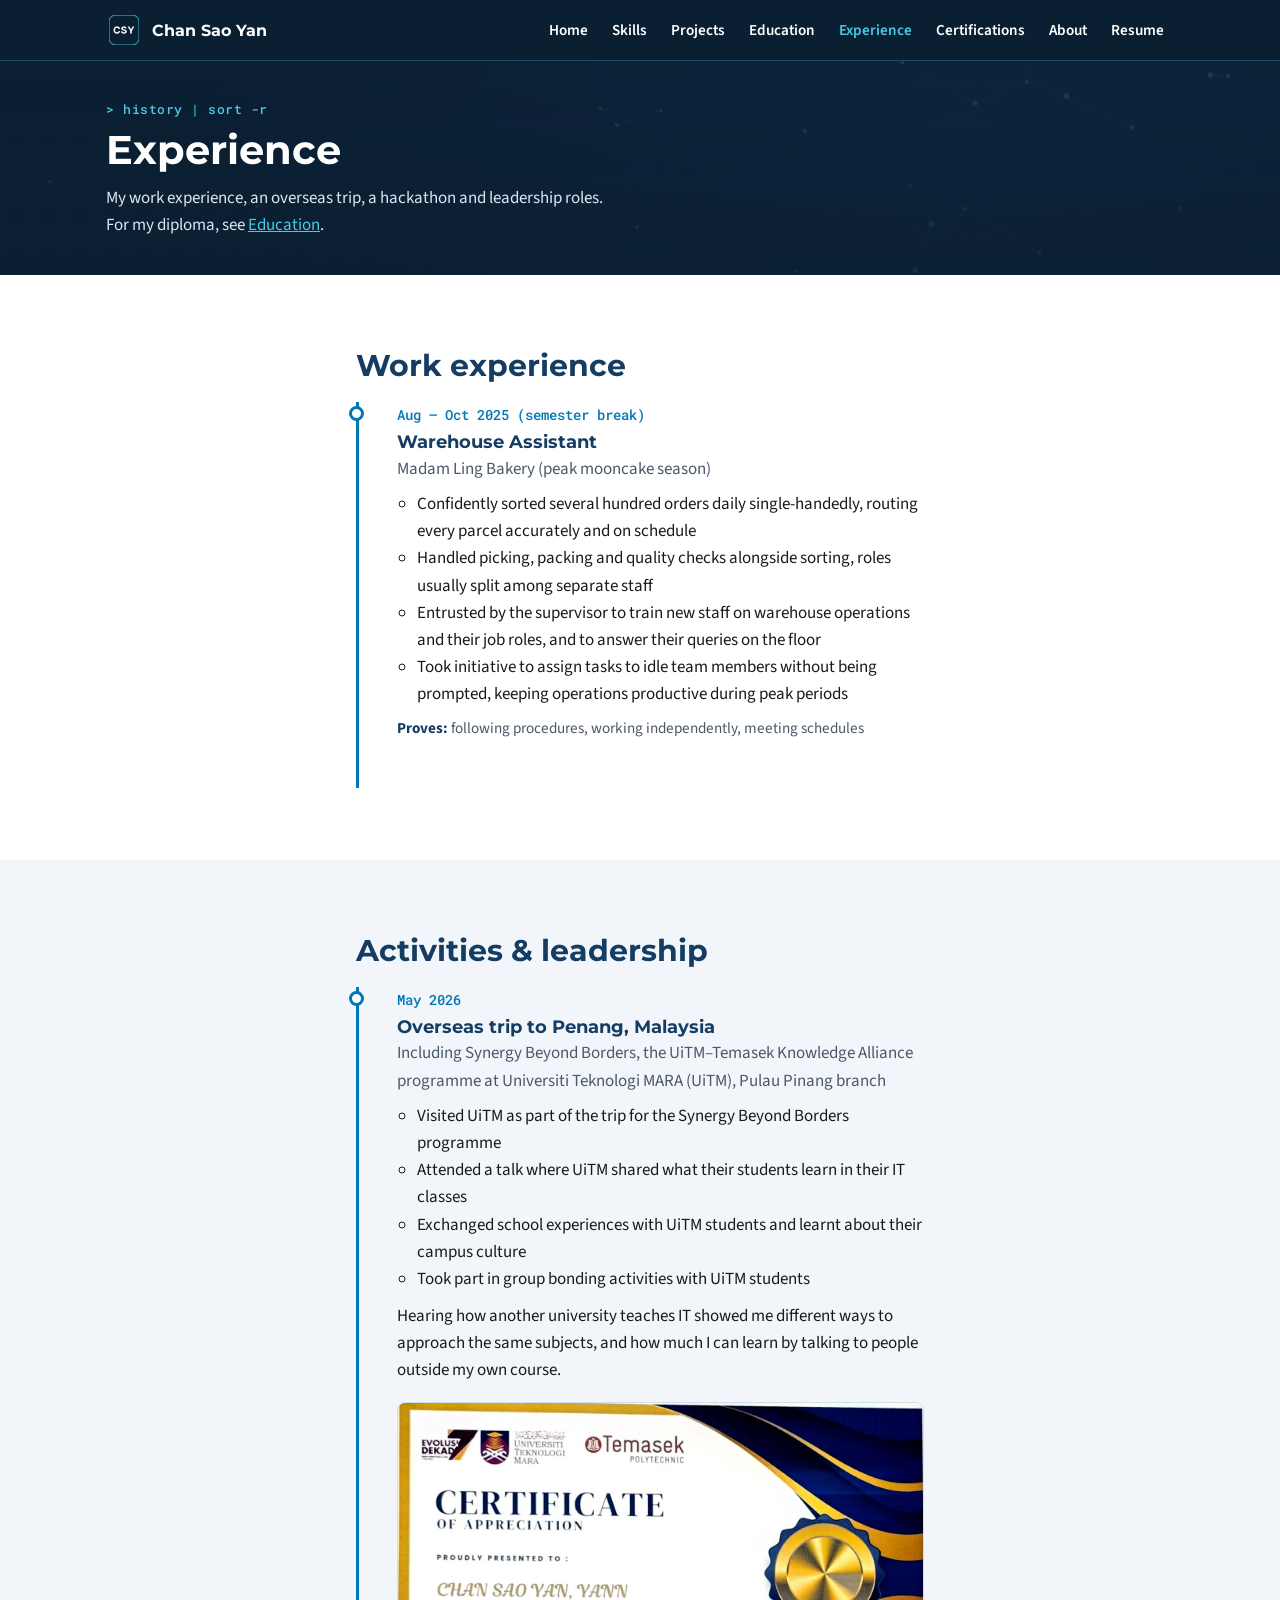
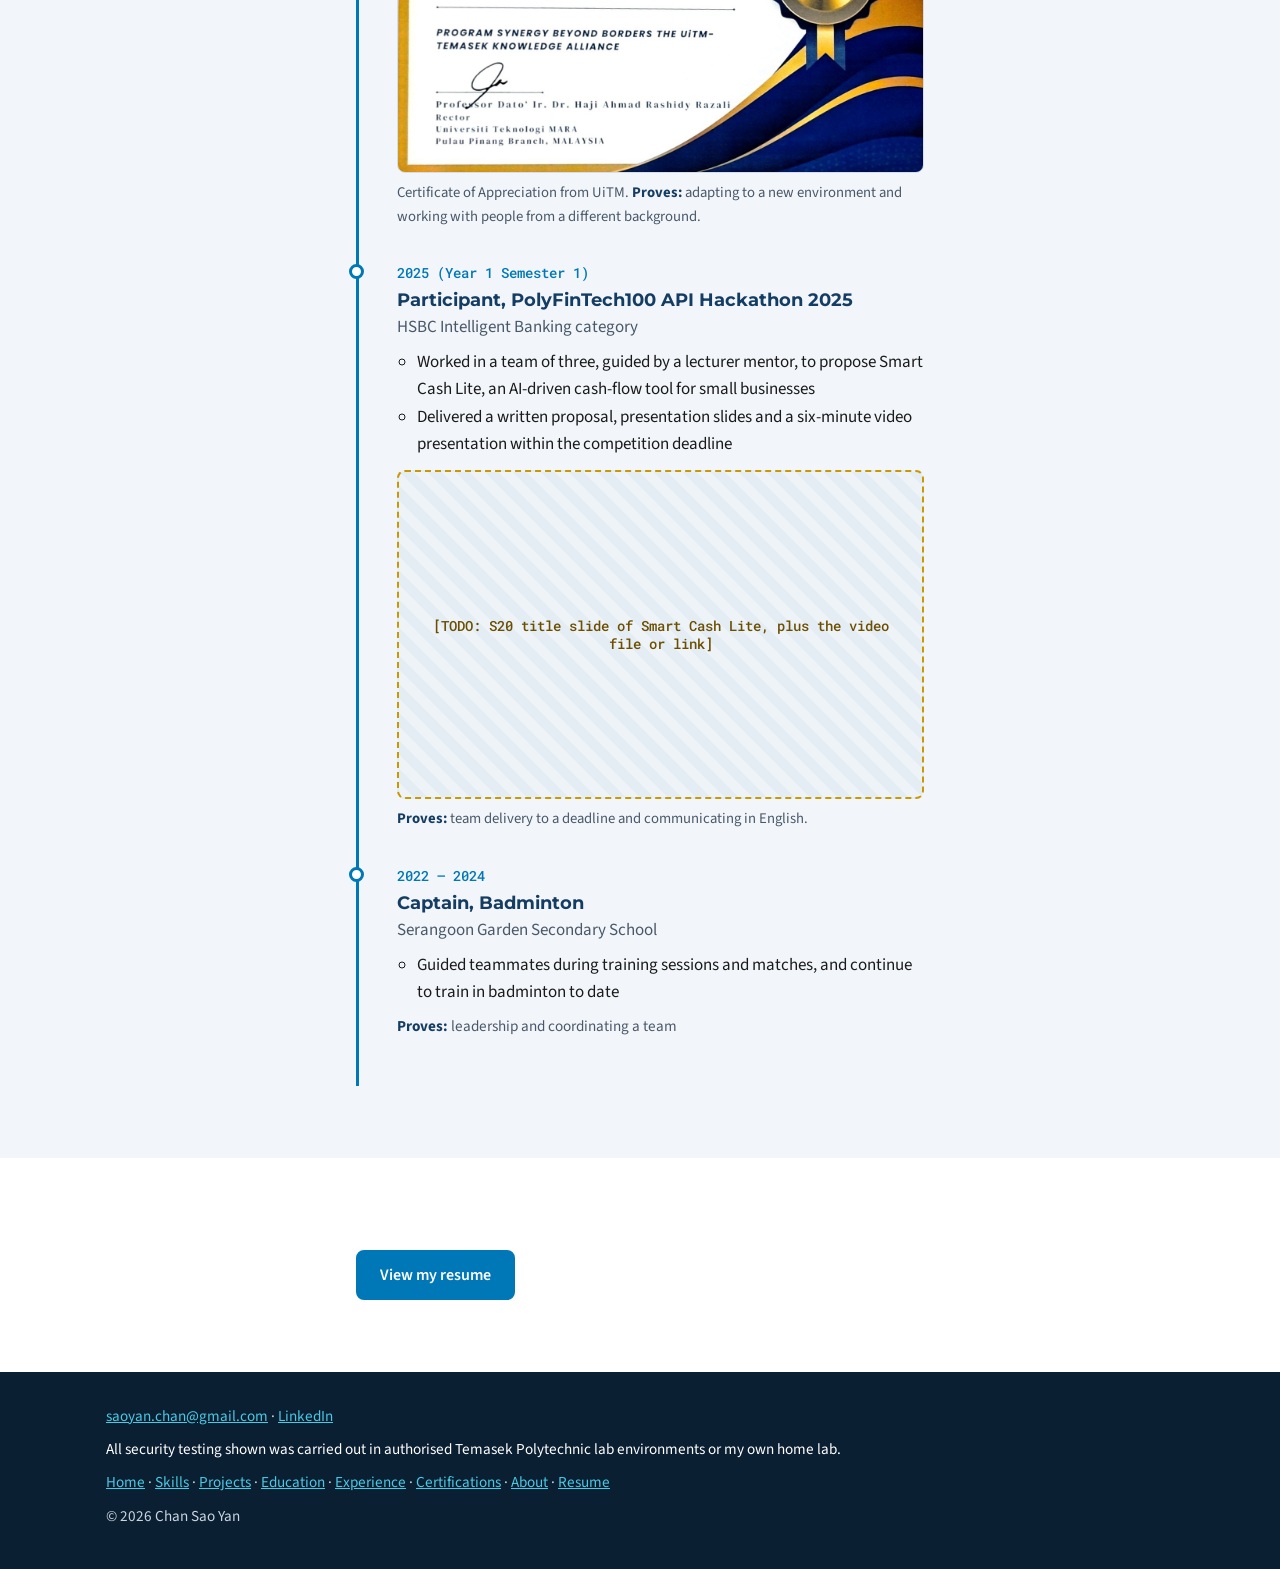
<file: experience.html>
<!doctype html>
<html lang="en">
<head>
  <meta charset="utf-8">
  <meta name="viewport" content="width=device-width, initial-scale=1">
  <meta name="robots" content="noindex">  <!-- keeps the site out of Google; delete this line to let Google list it -->
  <title>Experience | Chan Sao Yan</title>
  <meta name="description" content="Work experience, hackathon and leadership roles of Chan Sao Yan.">
  <link rel="icon" type="image/png" href="assets/graphics/logo_csy.png">
  <link rel="preconnect" href="https://fonts.googleapis.com">
  <link rel="preconnect" href="https://fonts.gstatic.com" crossorigin>
  <link href="https://fonts.googleapis.com/css2?family=Montserrat:wght@600;700&family=Roboto+Mono:wght@500&family=Source+Sans+3:wght@400;600&display=swap" rel="stylesheet">
  <link rel="stylesheet" href="styles.css">
</head>
<body>
  <a class="skip" href="#main">Skip to content</a>
  <header class="site-header">
    <div class="wrap nav-bar">
      <a class="brand" href="index.html"><img src="assets/graphics/logo_csy.png" alt="" width="36" height="36"><span>Chan Sao Yan</span></a>
      <button class="nav-toggle" type="button" aria-expanded="false" aria-controls="site-nav">Menu</button>
      <nav id="site-nav" aria-label="Main">
        <ul>
        <li><a href="index.html">Home</a></li>
        <li><a href="skills.html">Skills</a></li>
        <li class="has-sub"><a href="projects.html">Projects</a><ul class="sub"><li><a href="project-network-security.html">Network Security Project</a></li><li><a href="project-penetration-testing.html">Penetration Testing Assignment</a></li><li><a href="project-firewall-labs.html">Firewall Configuration Labs</a></li><li><a href="project-traffic-analysis.html">Network Traffic Analysis</a></li></ul></li>
        <li><a href="education.html">Education</a></li>
        <li><a href="experience.html" aria-current="page">Experience</a></li>
        <li><a href="certifications.html">Certifications</a></li>
        <li><a href="about.html">About</a></li>
        <li><a href="resume.html">Resume</a></li>
        </ul>
      </nav>
    </div>
  </header>

  <main id="main">
    <section class="banner">
      <div class="wrap">
        <span class="eyebrow">&gt; history | sort -r</span>
        <h1>Experience</h1>
        <p>My work experience, an overseas trip, a hackathon and leadership roles. For my diploma, see <a href="education.html">Education</a>.</p>
      </div>
    </section>

    <section>
      <div class="wrap narrow">
        <h2>Work experience</h2>
        <ol class="timeline">
          <li>
            <span class="when">Aug &ndash; Oct 2025 (semester break)</span>
            <h3>Warehouse Assistant</h3>
            <p class="where">Madam Ling Bakery (peak mooncake season)</p>
            <ul>
              <li>Confidently sorted several hundred orders daily single-handedly, routing every parcel accurately and on schedule</li>
              <li>Handled picking, packing and quality checks alongside sorting, roles usually split among separate staff</li>
              <li>Entrusted by the supervisor to train new staff on warehouse operations and their job roles, and to answer their queries on the floor</li>
              <li>Took initiative to assign tasks to idle team members without being prompted, keeping operations productive during peak periods</li>
            </ul>
            <p class="proves"><b>Proves:</b> following procedures, working independently, meeting schedules</p>
          </li>
        </ol>
      </div>
    </section>

    <section class="alt">
      <div class="wrap narrow">
        <h2>Activities &amp; leadership</h2>
        <ol class="timeline">
          <li>
            <span class="when">May 2026</span>
            <h3>Overseas trip to Penang, Malaysia</h3>
            <p class="where">Including Synergy Beyond Borders, the UiTM&ndash;Temasek Knowledge Alliance programme at Universiti Teknologi MARA (UiTM), Pulau Pinang branch</p>
            <ul>
              <li>Visited UiTM as part of the trip for the Synergy Beyond Borders programme</li>
              <li>Attended a talk where UiTM shared what their students learn in their IT classes</li>
              <li>Exchanged school experiences with UiTM students and learnt about their campus culture</li>
              <li>Took part in group bonding activities with UiTM students</li>
            </ul>
            <p style="margin-top:10px">Hearing how another university teaches IT showed me different ways to approach the same subjects, and how much I can learn by talking to people outside my own course.</p>
            <figure class="shot" style="margin-top:12px"><a href="assets/certificates/C6_UiTM.jpg" target="_blank" rel="noopener"><img src="assets/certificates/C6_UiTM.jpg" alt="Certificate of Appreciation presented to Chan Sao Yan for the programme Synergy Beyond Borders: The UiTM-Temasek Knowledge Alliance, signed by the Rector of Universiti Teknologi MARA, Pulau Pinang Branch, Malaysia" width="1344" height="946" loading="lazy"></a><figcaption>Certificate of Appreciation from UiTM. <b>Proves:</b> adapting to a new environment and working with people from a different background.</figcaption></figure>
          </li>
          <li>
            <span class="when">2025 (Year 1 Semester 1)</span>
            <h3>Participant, PolyFinTech100 API Hackathon 2025</h3>
            <p class="where">HSBC Intelligent Banking category</p>
            <ul>
              <li>Worked in a team of three, guided by a lecturer mentor, to propose Smart Cash Lite, an AI-driven cash-flow tool for small businesses</li>
              <li>Delivered a written proposal, presentation slides and a six-minute video presentation within the competition deadline</li>
            </ul>
            <figure class="shot" style="margin-top:12px"><div class="ph" style="aspect-ratio:16 / 10" role="img" aria-label="Placeholder: S20">[TODO: S20 title slide of Smart Cash Lite, plus the video file or link]</div><figcaption><b>Proves:</b> team delivery to a deadline and communicating in English.</figcaption></figure>
          </li>
          <li>
            <span class="when">2022 &ndash; 2024</span>
            <h3>Captain, Badminton</h3>
            <p class="where">Serangoon Garden Secondary School</p>
            <ul>
              <li>Guided teammates during training sessions and matches, and continue to train in badminton to date</li>
            </ul>
            <p class="proves"><b>Proves:</b> leadership and coordinating a team</p>
          </li>
        </ol>
      </div>
    </section>

    <section>
      <div class="wrap narrow">
        <div class="btns"><a class="btn btn-primary" href="resume.html">View my resume</a></div>
      </div>
    </section>
  </main>

  <footer class="site-footer">
    <div class="wrap">
      <p><a href="mailto:saoyan.chan@gmail.com">saoyan.chan@gmail.com</a> · <a href="https://www.linkedin.com/in/chan-sao-yan-b69aba343" target="_blank" rel="noopener">LinkedIn</a></p>
      <p class="disclaimer">All security testing shown was carried out in authorised Temasek Polytechnic lab environments or my own home lab.</p>
      <p><a href="index.html">Home</a> · <a href="skills.html">Skills</a> · <a href="projects.html">Projects</a> · <a href="education.html">Education</a> · <a href="experience.html">Experience</a> · <a href="certifications.html">Certifications</a> · <a href="about.html">About</a> · <a href="resume.html">Resume</a></p>
      <p>&copy; 2026 Chan Sao Yan</p>
    </div>
  </footer>
  <script src="script.js"></script>
</body>
</html>
</file>
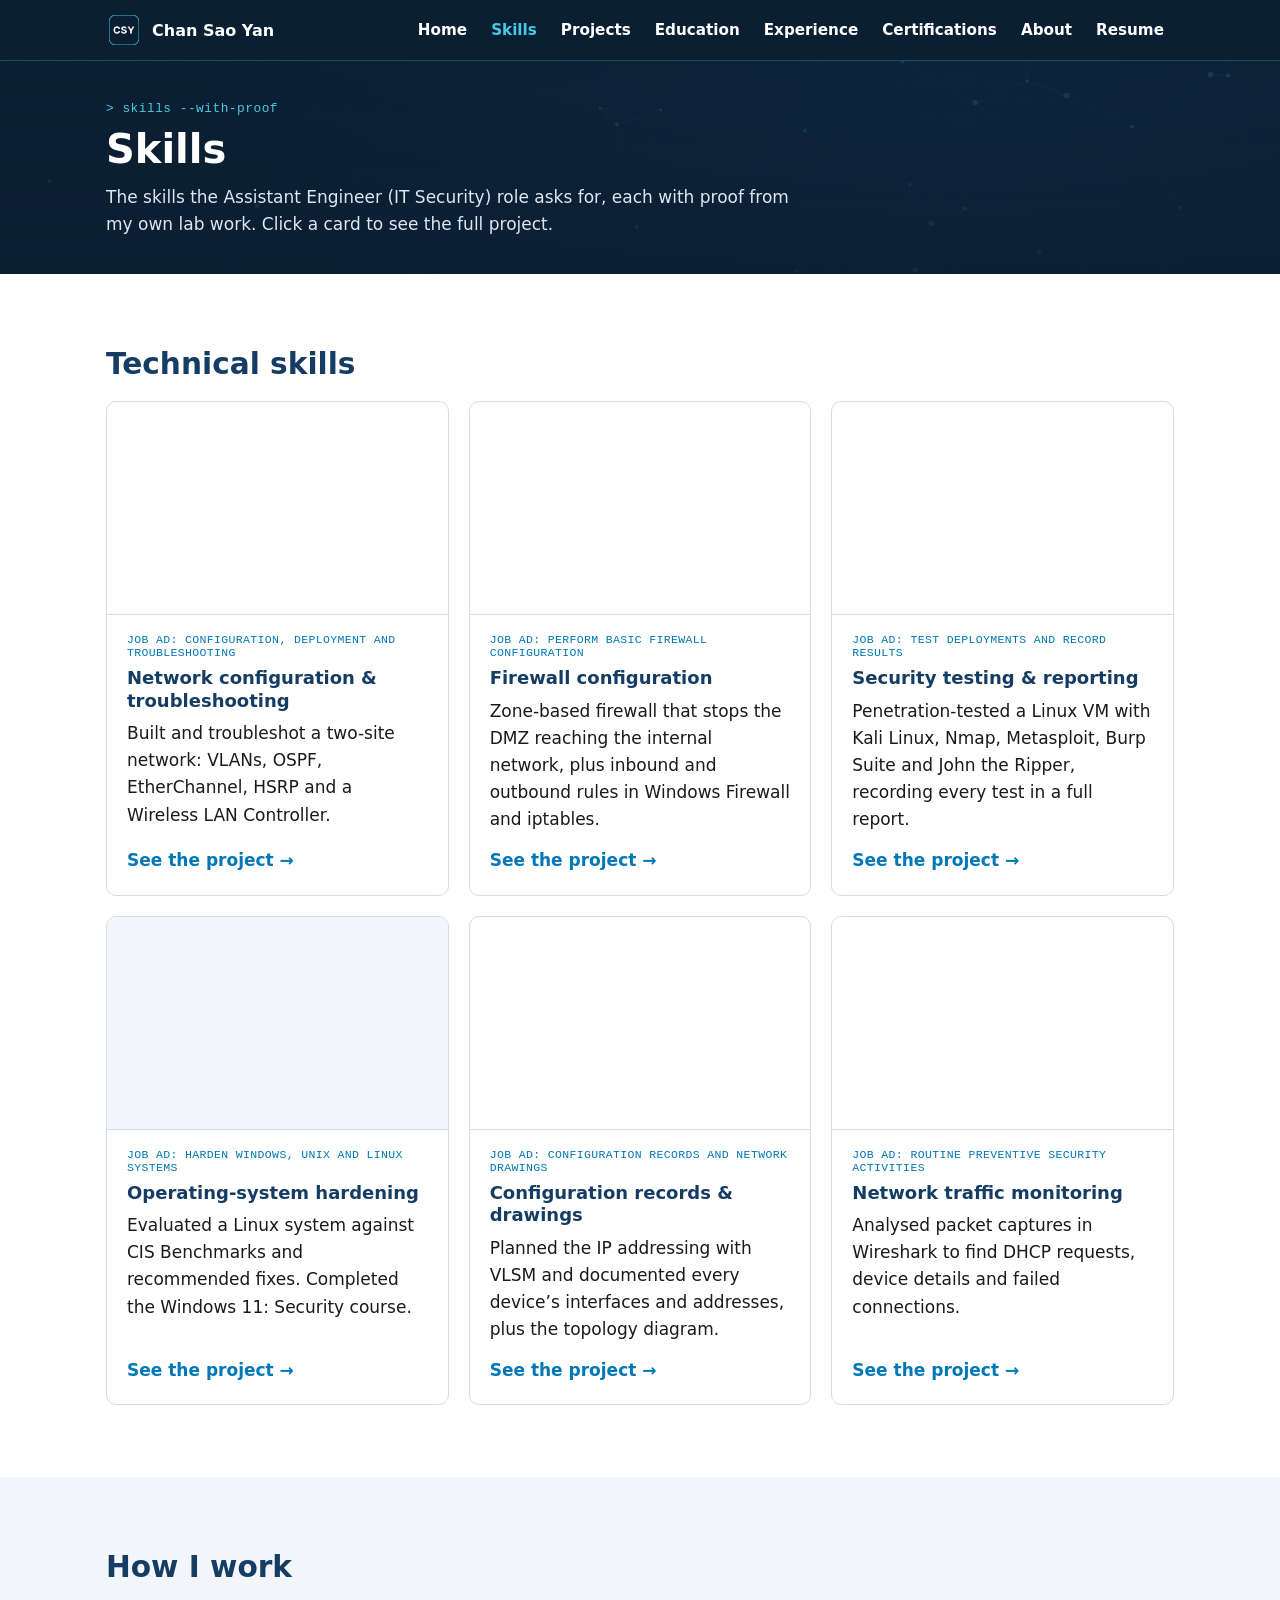
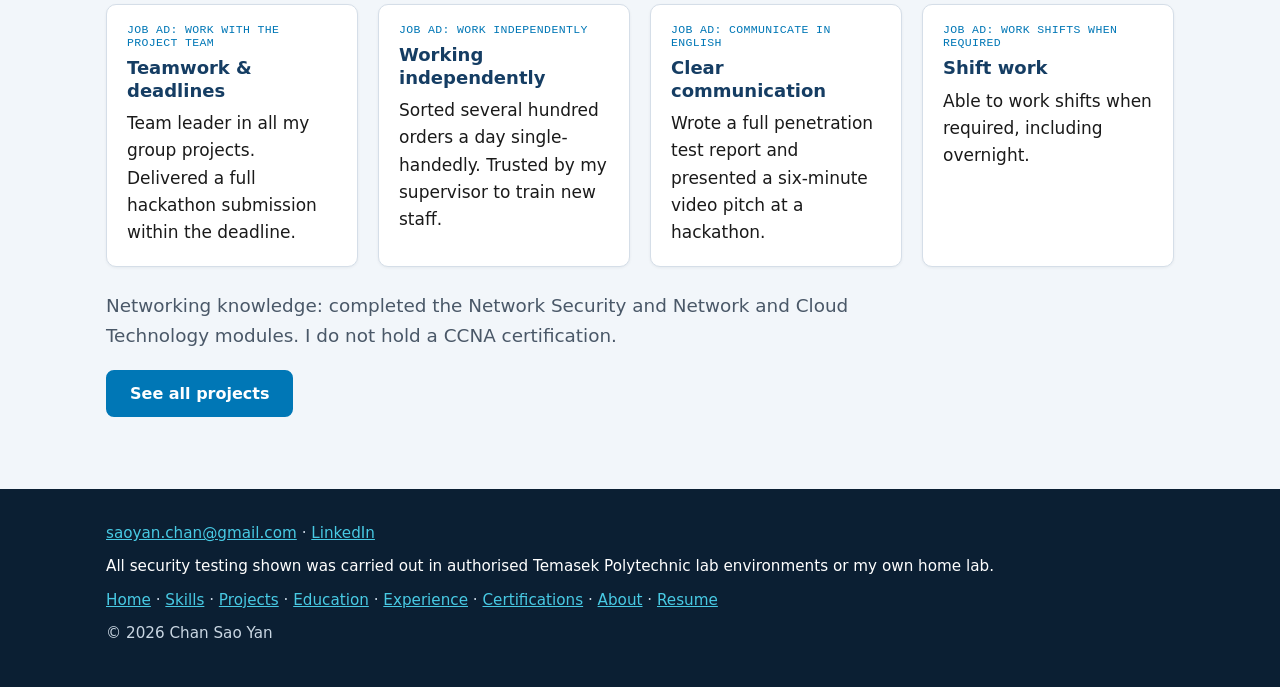
<file: job-fit.html>
<!doctype html>
<html lang="en">
<head>
  <meta charset="utf-8">
  <meta name="robots" content="noindex">
  <!-- Old address kept so earlier links still work; the page is now Skills -->
  <meta http-equiv="refresh" content="0; url=skills.html">
  <link rel="canonical" href="skills.html">
  <title>Skills | Chan Sao Yan</title>
</head>
<body>
  <p>This page has moved to <a href="skills.html">Skills</a>.</p>
</body>
</html>
</file>
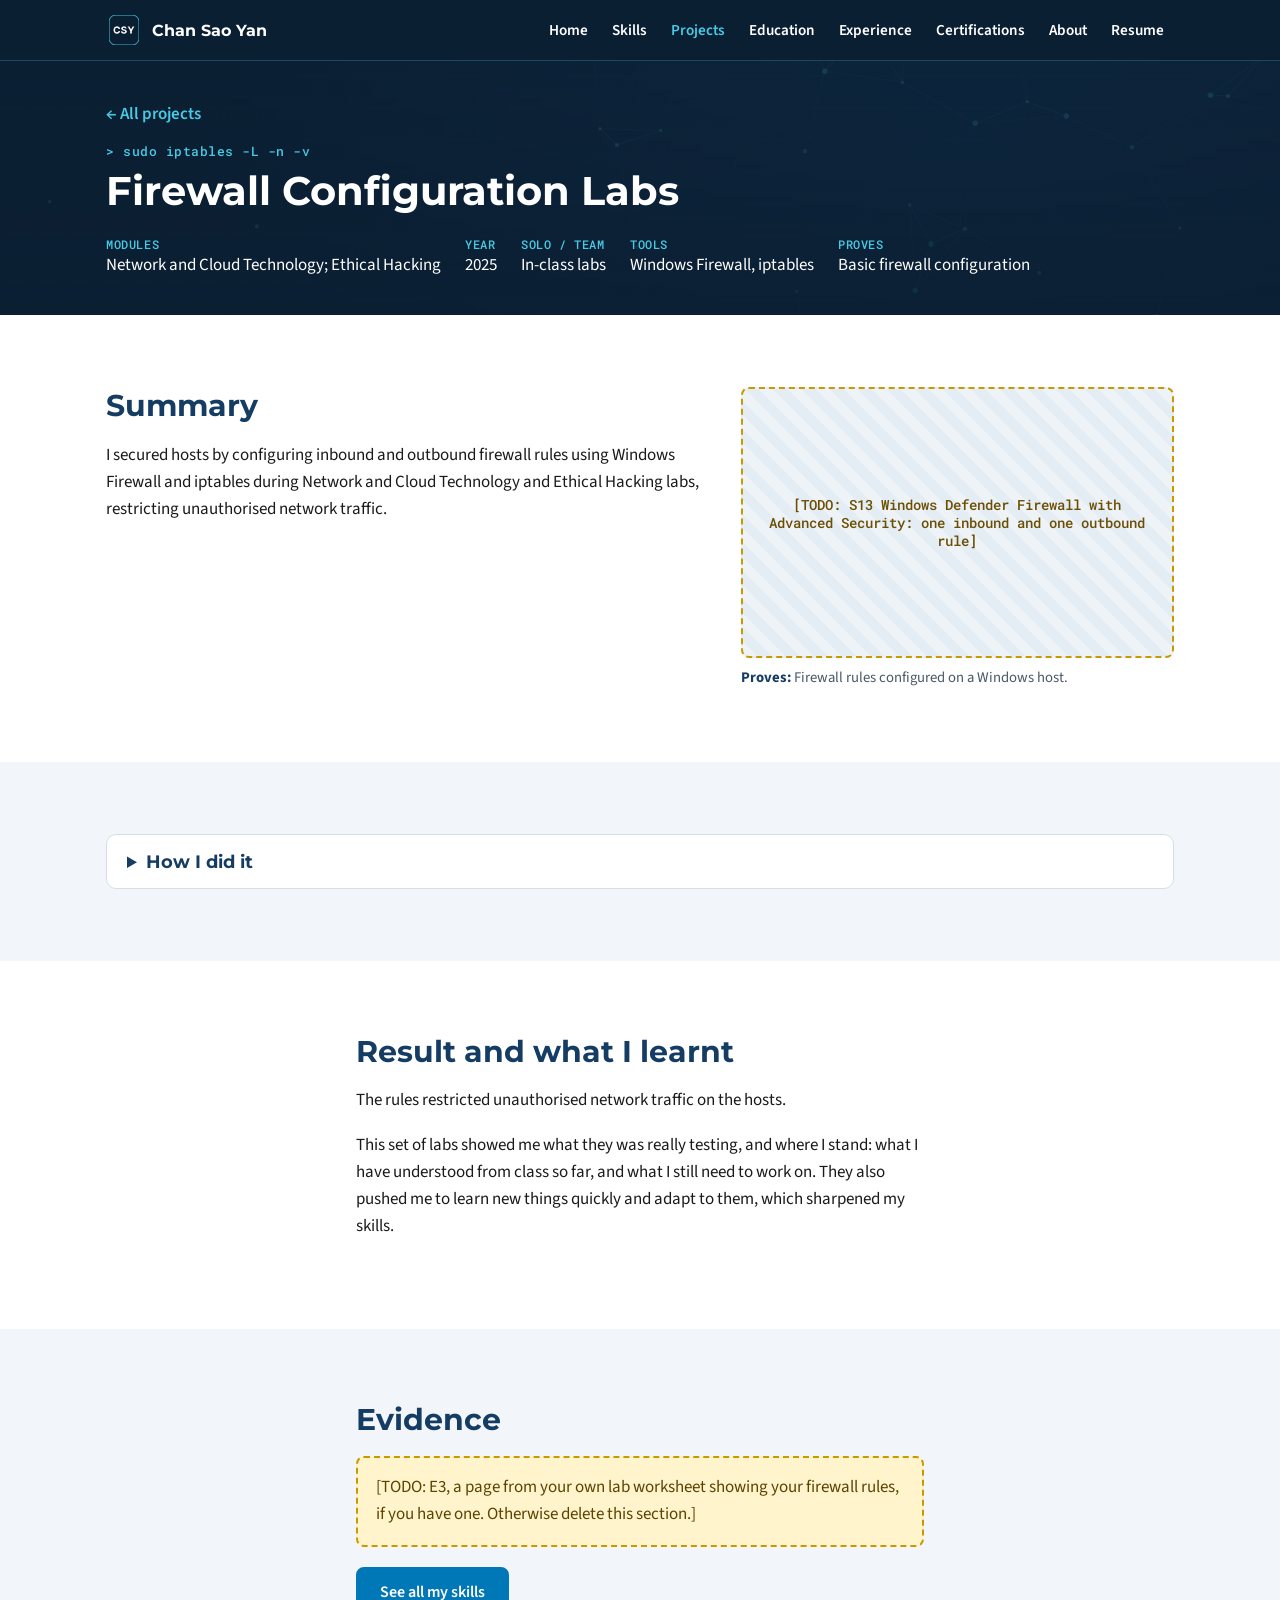
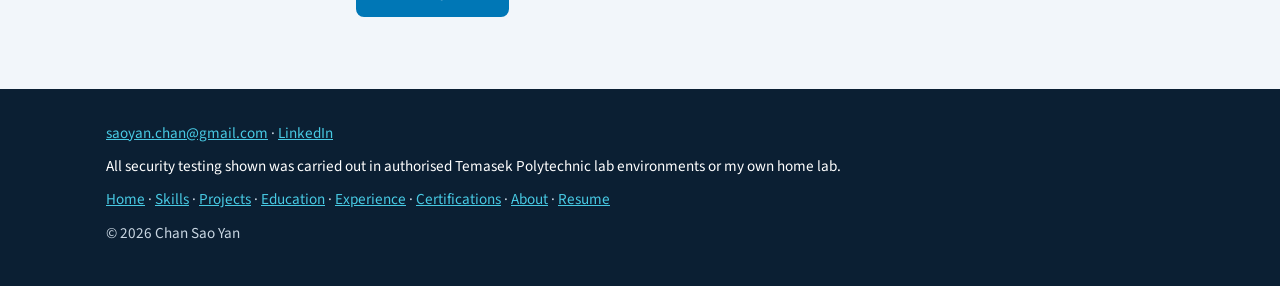
<file: project-firewall-labs.html>
<!doctype html>
<html lang="en">
<head>
  <meta charset="utf-8">
  <meta name="viewport" content="width=device-width, initial-scale=1">
  <meta name="robots" content="noindex">  <!-- keeps the site out of Google; delete this line to let Google list it -->
  <title>Firewall Configuration Labs | Chan Sao Yan</title>
  <meta name="description" content="Inbound and outbound firewall rules configured with Windows Firewall and iptables in Temasek Polytechnic labs.">
  <link rel="icon" type="image/png" href="assets/graphics/logo_csy.png">
  <link rel="preconnect" href="https://fonts.googleapis.com">
  <link rel="preconnect" href="https://fonts.gstatic.com" crossorigin>
  <link href="https://fonts.googleapis.com/css2?family=Montserrat:wght@600;700&family=Roboto+Mono:wght@500&family=Source+Sans+3:wght@400;600&display=swap" rel="stylesheet">
  <link rel="stylesheet" href="styles.css">
</head>
<body>
  <a class="skip" href="#main">Skip to content</a>
  <header class="site-header">
    <div class="wrap nav-bar">
      <a class="brand" href="index.html"><img src="assets/graphics/logo_csy.png" alt="" width="36" height="36"><span>Chan Sao Yan</span></a>
      <button class="nav-toggle" type="button" aria-expanded="false" aria-controls="site-nav">Menu</button>
      <nav id="site-nav" aria-label="Main">
        <ul>
        <li><a href="index.html">Home</a></li>
        <li><a href="skills.html">Skills</a></li>
        <li class="has-sub"><a href="projects.html" aria-current="page">Projects</a><ul class="sub"><li><a href="project-network-security.html">Network Security Project</a></li><li><a href="project-penetration-testing.html">Penetration Testing Assignment</a></li><li><a href="project-firewall-labs.html" aria-current="page">Firewall Configuration Labs</a></li><li><a href="project-traffic-analysis.html">Network Traffic Analysis</a></li></ul></li>
        <li><a href="education.html">Education</a></li>
        <li><a href="experience.html">Experience</a></li>
        <li><a href="certifications.html">Certifications</a></li>
        <li><a href="about.html">About</a></li>
        <li><a href="resume.html">Resume</a></li>
        </ul>
      </nav>
    </div>
  </header>

  <main id="main">
    <section class="banner">
      <div class="wrap">
        <a class="back" href="projects.html">&larr; All projects</a>
        <span class="eyebrow">&gt; sudo iptables -L -n -v</span>
        <h1>Firewall Configuration Labs</h1>
        <dl class="meta"><div><dt>Modules</dt><dd>Network and Cloud Technology; Ethical Hacking</dd></div><div><dt>Year</dt><dd>2025</dd></div><div><dt>Solo / team</dt><dd>In-class labs</dd></div><div><dt>Tools</dt><dd>Windows Firewall, iptables</dd></div><div><dt>Proves</dt><dd>Basic firewall configuration</dd></div></dl>
      </div>
    </section>

    <section>
      <div class="wrap split">
        <div>
          <h2>Summary</h2>
          <p>I secured hosts by configuring inbound and outbound firewall rules using Windows Firewall and iptables during Network and Cloud Technology and Ethical Hacking labs, restricting unauthorised network traffic.</p>
        </div>
        <figure class="shot"><div class="ph" style="aspect-ratio:16 / 10" role="img" aria-label="Placeholder: S13">[TODO: S13 Windows Defender Firewall with Advanced Security: one inbound and one outbound rule]</div><figcaption><b>Proves:</b> Firewall rules configured on a Windows host.</figcaption></figure>
      </div>
    </section>

    <section class="alt">
      <div class="wrap">
        <details class="how">
          <summary>How I did it</summary>
          <ol class="steps">
            <li>
              <h3>Configure Windows Firewall rules</h3>
              <p>Created inbound and outbound rules in Windows Firewall.</p>
              <figure class="shot"><div class="ph" style="aspect-ratio:16 / 10" role="img" aria-label="Placeholder: S13">[TODO: S13 Windows Defender Firewall: one inbound and one outbound rule]</div><figcaption><b>Proves:</b> Basic firewall configuration on Windows.</figcaption></figure>
            </li>
            <li>
              <h3>Configure iptables rules</h3>
              <p>Created inbound and outbound rules with iptables on Linux.</p>
              <figure class="shot"><div class="ph" style="aspect-ratio:16 / 10" role="img" aria-label="Placeholder: S14">[TODO: S14 sudo iptables -L -n -v showing the rules]</div><figcaption><b>Proves:</b> Basic firewall configuration on Linux.</figcaption></figure>
            </li>
            <li>
              <h3>Test the rules</h3>
              <p><span class="todo">[TODO: how you checked the rules blocked and allowed the right traffic]</span></p>
              <figure class="shot"><div class="ph" style="aspect-ratio:16 / 10" role="img" aria-label="Placeholder: optional">[TODO: optional screenshot of a test showing allowed and blocked traffic]</div><figcaption><b>Proves:</b> The rules work as intended.</figcaption></figure>
            </li>
          </ol>
        </details>
      </div>
    </section>

    <section>
      <div class="wrap narrow">
        <h2>Result and what I learnt</h2>
        <p>The rules restricted unauthorised network traffic on the hosts.</p>
        <p>This set of labs showed me what they was really testing, and where I stand: what I have understood from class so far, and what I still need to work on. They also pushed me to learn new things quickly and adapt to them, which sharpened my skills.</p>
      </div>
    </section>

    <section class="alt">
      <div class="wrap narrow">
        <h2>Evidence</h2>
        <p class="todo-block">[TODO: E3, a page from your own lab worksheet showing your firewall rules, if you have one. Otherwise delete this section.]</p>
        <div class="btns"><a class="btn btn-primary" href="skills.html">See all my skills</a></div>
      </div>
    </section>
  </main>

  <footer class="site-footer">
    <div class="wrap">
      <p><a href="mailto:saoyan.chan@gmail.com">saoyan.chan@gmail.com</a> · <a href="https://www.linkedin.com/in/chan-sao-yan-b69aba343" target="_blank" rel="noopener">LinkedIn</a></p>
      <p class="disclaimer">All security testing shown was carried out in authorised Temasek Polytechnic lab environments or my own home lab.</p>
      <p><a href="index.html">Home</a> · <a href="skills.html">Skills</a> · <a href="projects.html">Projects</a> · <a href="education.html">Education</a> · <a href="experience.html">Experience</a> · <a href="certifications.html">Certifications</a> · <a href="about.html">About</a> · <a href="resume.html">Resume</a></p>
      <p>&copy; 2026 Chan Sao Yan</p>
    </div>
  </footer>
  <script src="script.js"></script>
</body>
</html>
</file>
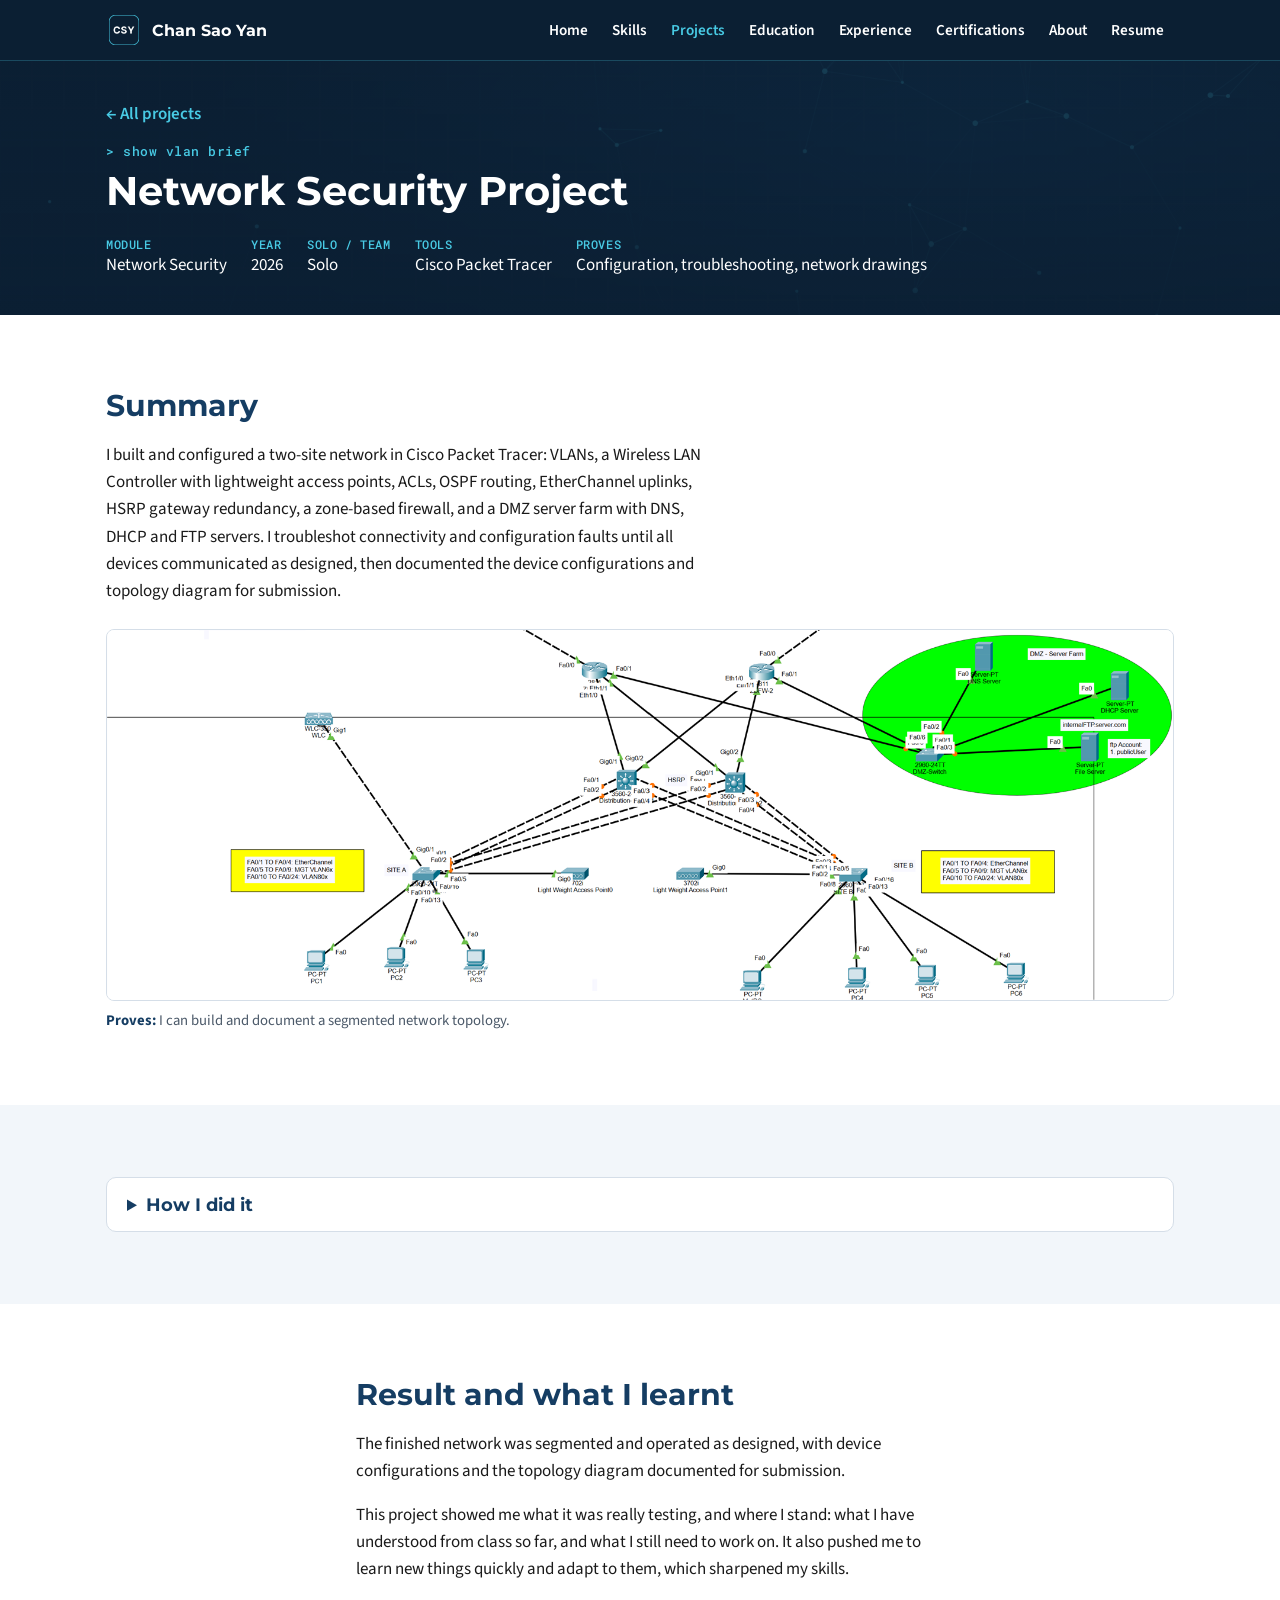
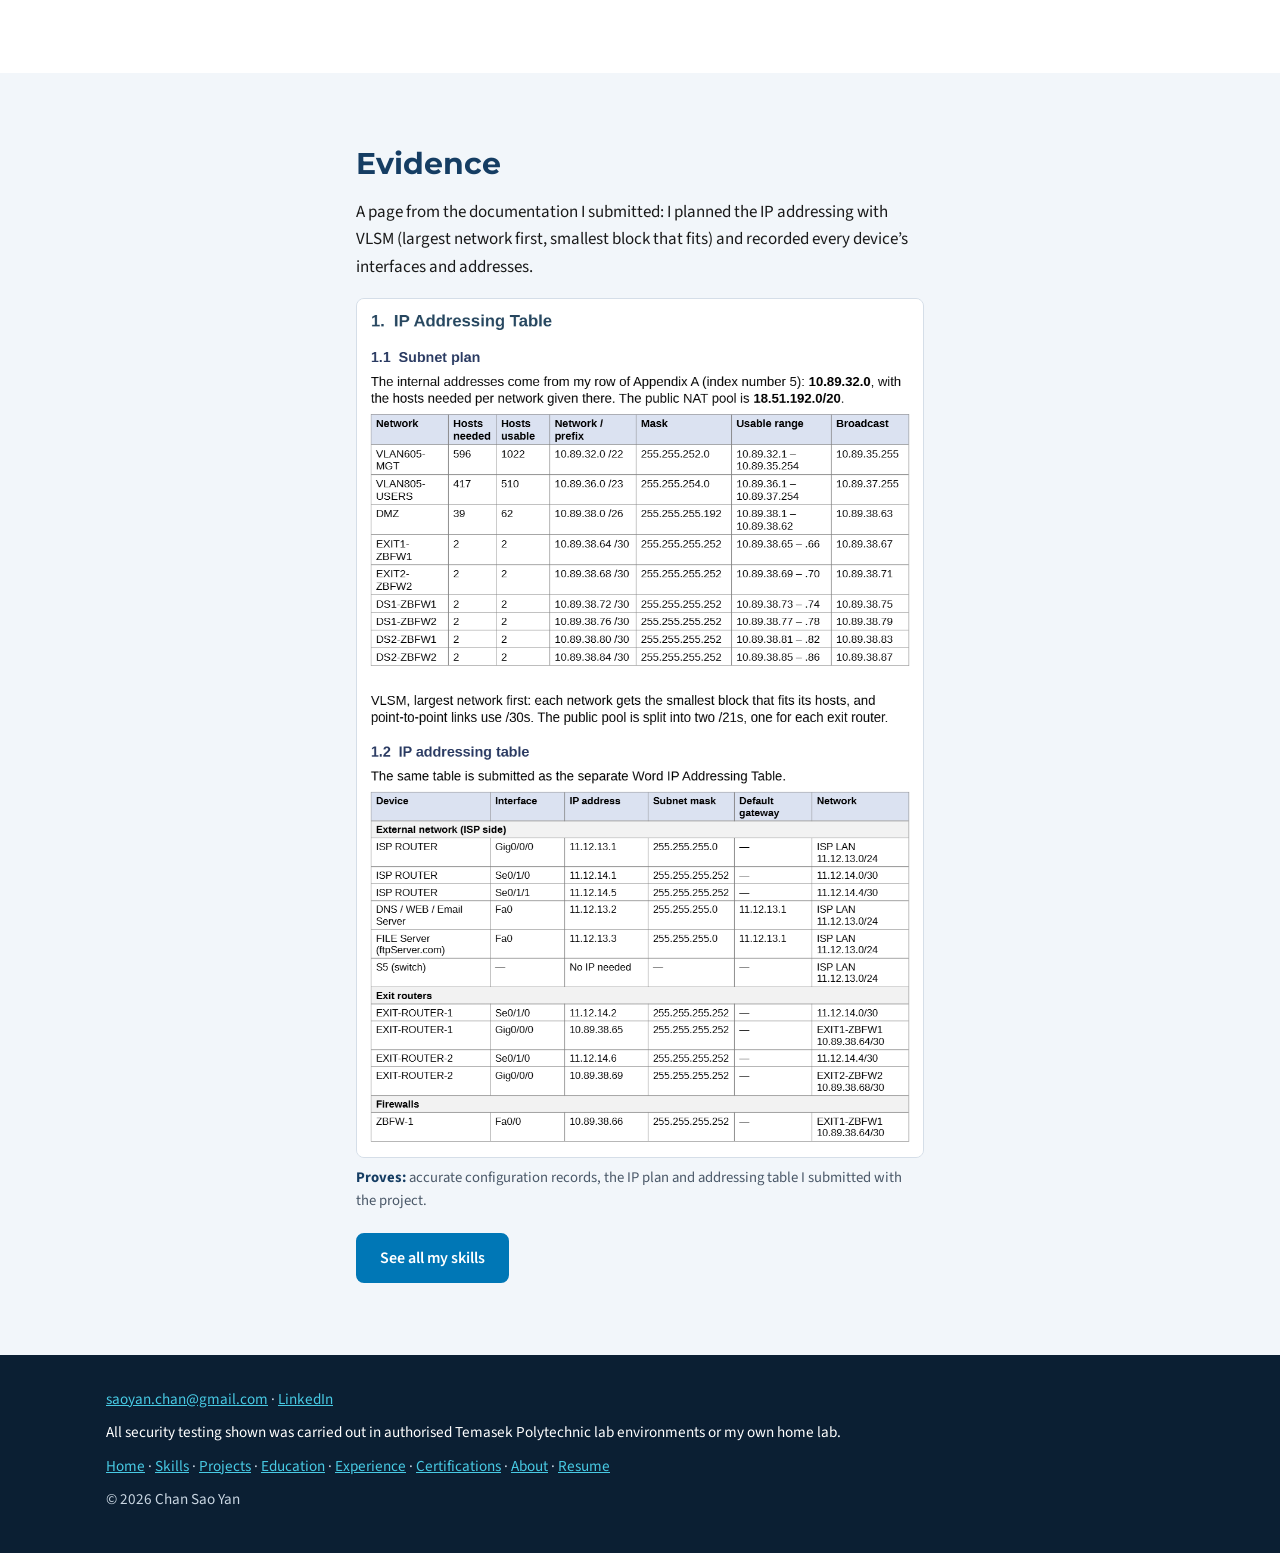
<file: project-network-security.html>
<!doctype html>
<html lang="en">
<head>
  <meta charset="utf-8">
  <meta name="viewport" content="width=device-width, initial-scale=1">
  <meta name="robots" content="noindex">  <!-- keeps the site out of Google; delete this line to let Google list it -->
  <title>Network Security Project | Chan Sao Yan</title>
  <meta name="description" content="Network Security Project: a two-site network with VLANs, WLC, ACLs, OSPF, EtherChannel, HSRP, a zone-based firewall and a DMZ, configured and documented in Cisco Packet Tracer.">
  <link rel="icon" type="image/png" href="assets/graphics/logo_csy.png">
  <link rel="preconnect" href="https://fonts.googleapis.com">
  <link rel="preconnect" href="https://fonts.gstatic.com" crossorigin>
  <link href="https://fonts.googleapis.com/css2?family=Montserrat:wght@600;700&family=Roboto+Mono:wght@500&family=Source+Sans+3:wght@400;600&display=swap" rel="stylesheet">
  <link rel="stylesheet" href="styles.css">
</head>
<body>
  <a class="skip" href="#main">Skip to content</a>
  <header class="site-header">
    <div class="wrap nav-bar">
      <a class="brand" href="index.html"><img src="assets/graphics/logo_csy.png" alt="" width="36" height="36"><span>Chan Sao Yan</span></a>
      <button class="nav-toggle" type="button" aria-expanded="false" aria-controls="site-nav">Menu</button>
      <nav id="site-nav" aria-label="Main">
        <ul>
        <li><a href="index.html">Home</a></li>
        <li><a href="skills.html">Skills</a></li>
        <li class="has-sub"><a href="projects.html" aria-current="page">Projects</a><ul class="sub"><li><a href="project-network-security.html" aria-current="page">Network Security Project</a></li><li><a href="project-penetration-testing.html">Penetration Testing Assignment</a></li><li><a href="project-firewall-labs.html">Firewall Configuration Labs</a></li><li><a href="project-traffic-analysis.html">Network Traffic Analysis</a></li></ul></li>
        <li><a href="education.html">Education</a></li>
        <li><a href="experience.html">Experience</a></li>
        <li><a href="certifications.html">Certifications</a></li>
        <li><a href="about.html">About</a></li>
        <li><a href="resume.html">Resume</a></li>
        </ul>
      </nav>
    </div>
  </header>

  <main id="main">
    <section class="banner">
      <div class="wrap">
        <a class="back" href="projects.html">&larr; All projects</a>
        <span class="eyebrow">&gt; show vlan brief</span>
        <h1>Network Security Project</h1>
        <dl class="meta"><div><dt>Module</dt><dd>Network Security</dd></div><div><dt>Year</dt><dd>2026</dd></div><div><dt>Solo / team</dt><dd>Solo</dd></div><div><dt>Tools</dt><dd>Cisco Packet Tracer</dd></div><div><dt>Proves</dt><dd>Configuration, troubleshooting, network drawings</dd></div></dl>
      </div>
    </section>

    <section>
      <div class="wrap">
        <div class="narrow" style="margin-bottom:24px">
          <h2>Summary</h2>
          <p>I built and configured a two-site network in Cisco Packet Tracer: VLANs, a Wireless LAN Controller with lightweight access points, ACLs, OSPF routing, EtherChannel uplinks, HSRP gateway redundancy, a zone-based firewall, and a DMZ server farm with DNS, DHCP and FTP servers. I troubleshot connectivity and configuration faults until all devices communicated as designed, then documented the device configurations and topology diagram for submission.</p>
        </div>
        <figure class="shot"><a href="assets/screenshots/S1.png" target="_blank" rel="noopener"><img src="assets/screenshots/S1.png" alt="Cisco Packet Tracer topology: Site A and Site B access switches with PCs and lightweight access points, two 3560 distribution switches running HSRP, EtherChannel uplinks, a Wireless LAN Controller, edge routers, and a DMZ server farm with DNS, DHCP and FTP servers" width="1800" height="625" loading="lazy"></a><figcaption><b>Proves:</b> I can build and document a segmented network topology.</figcaption></figure>
      </div>
    </section>

    <section class="alt">
      <div class="wrap">
        <details class="how">
          <summary>How I did it</summary>
          <ol class="steps">
            <li>
              <h3>Segment the network with VLANs</h3>
              <p>Configured VLANs on the switches to separate the network into segments: data, wireless, voice, management and users, plus an unused VLAN set aside as the native VLAN.</p>
              <figure class="shot"><a href="assets/screenshots/S2.png" target="_blank" rel="noopener"><img src="assets/screenshots/S2.png" alt="show vlan brief on SITE-A-Switch listing VLANs 50 DATA, 60 WLAN, 110 VOICE, 605 MGT, 805 USERS and 999 NATIVE-UNUSED with their assigned ports" width="1450" height="930" loading="lazy"></a><figcaption><b>Proves:</b> VLAN configuration on a switch.</figcaption></figure>
            </li>
            <li>
              <h3>Restrict traffic with ACLs</h3>
              <p>Implemented Cisco access control lists on the router (ZBFW-1): a standard ACL for a permitted subnet, and an extended ACL allowing DHCP traffic from a specific host.</p>
              <figure class="shot"><a href="assets/screenshots/S3.png" target="_blank" rel="noopener"><img src="assets/screenshots/S3.png" alt="show access-lists on router ZBFW-1: standard access list 10 permitting 10.89.32.0 0.0.3.255, and extended access list 110 permitting UDP bootps from host 10.89.38.4" width="1420" height="776" loading="lazy"></a><figcaption><b>Proves:</b> ACL configuration that controls traffic between segments.</figcaption></figure>
            </li>
            <li>
              <h3>Configure the Wireless LAN Controller</h3>
              <p>Configured the Wireless LAN Controller through its web interface, including a management WLAN (MGT-WIFI) secured with WPA2, AES encryption and a pre-shared key.</p>
              <figure class="shot"><a href="assets/screenshots/S4.png" target="_blank" rel="noopener"><img src="assets/screenshots/S4.png" alt="Cisco Wireless LAN Controller web interface editing WLAN MGT-WIFI: Layer 2 security WPA+WPA2 with WPA2 policy, AES encryption and PSK authentication enabled" width="1800" height="951" loading="lazy"></a><figcaption><b>Proves:</b> Wireless LAN Controller configuration.</figcaption></figure>
            </li>
            <li>
              <h3>Test and troubleshoot</h3>
              <p>Troubleshot connectivity and configuration faults until all devices communicated as designed. Then I tested the firewall in both directions: the internal management PC can reach the DNS server in the DMZ, but a ping from the DNS server back into the internal network is blocked.</p>
              <figure class="shot"><a href="assets/screenshots/S5.png" target="_blank" rel="noopener"><img src="assets/screenshots/S5.png" alt="Two ping tests. Allowed: the internal management PC pings the DMZ DNS server at 10.89.38.3 and gets 4 replies. Blocked: the DMZ DNS server pings the management PC at 10.89.32.14 and all 4 requests time out." width="1394" height="970" loading="lazy"></a><figcaption><b>Proves:</b> the firewall lets internal users reach DMZ servers, but stops DMZ servers reaching the internal network.</figcaption></figure>
            </li>
          </ol>
        </details>
      </div>
    </section>

    <section>
      <div class="wrap narrow">
        <h2>Result and what I learnt</h2>
        <p>The finished network was segmented and operated as designed, with device configurations and the topology diagram documented for submission.</p>
        <p>This project showed me what it was really testing, and where I stand: what I have understood from class so far, and what I still need to work on. It also pushed me to learn new things quickly and adapt to them, which sharpened my skills.</p>
      </div>
    </section>

    <section class="alt">
      <div class="wrap narrow">
        <h2>Evidence</h2>
        <p>A page from the documentation I submitted: I planned the IP addressing with VLSM (largest network first, smallest block that fits) and recorded every device&rsquo;s interfaces and addresses.</p>
        <figure class="shot"><a href="assets/screenshots/E2.png" target="_blank" rel="noopener"><img src="assets/screenshots/E2.png" alt="Page from my submitted report: a VLSM subnet plan table for the management, users, DMZ and point-to-point networks, and an IP addressing table listing each device, interface, IP address, subnet mask, default gateway and network" width="950" height="1440" loading="lazy"></a><figcaption><b>Proves:</b> accurate configuration records, the IP plan and addressing table I submitted with the project.</figcaption></figure>
        <div class="btns"><a class="btn btn-primary" href="skills.html">See all my skills</a></div>
      </div>
    </section>
  </main>

  <footer class="site-footer">
    <div class="wrap">
      <p><a href="mailto:saoyan.chan@gmail.com">saoyan.chan@gmail.com</a> · <a href="https://www.linkedin.com/in/chan-sao-yan-b69aba343" target="_blank" rel="noopener">LinkedIn</a></p>
      <p class="disclaimer">All security testing shown was carried out in authorised Temasek Polytechnic lab environments or my own home lab.</p>
      <p><a href="index.html">Home</a> · <a href="skills.html">Skills</a> · <a href="projects.html">Projects</a> · <a href="education.html">Education</a> · <a href="experience.html">Experience</a> · <a href="certifications.html">Certifications</a> · <a href="about.html">About</a> · <a href="resume.html">Resume</a></p>
      <p>&copy; 2026 Chan Sao Yan</p>
    </div>
  </footer>
  <script src="script.js"></script>
</body>
</html>
</file>
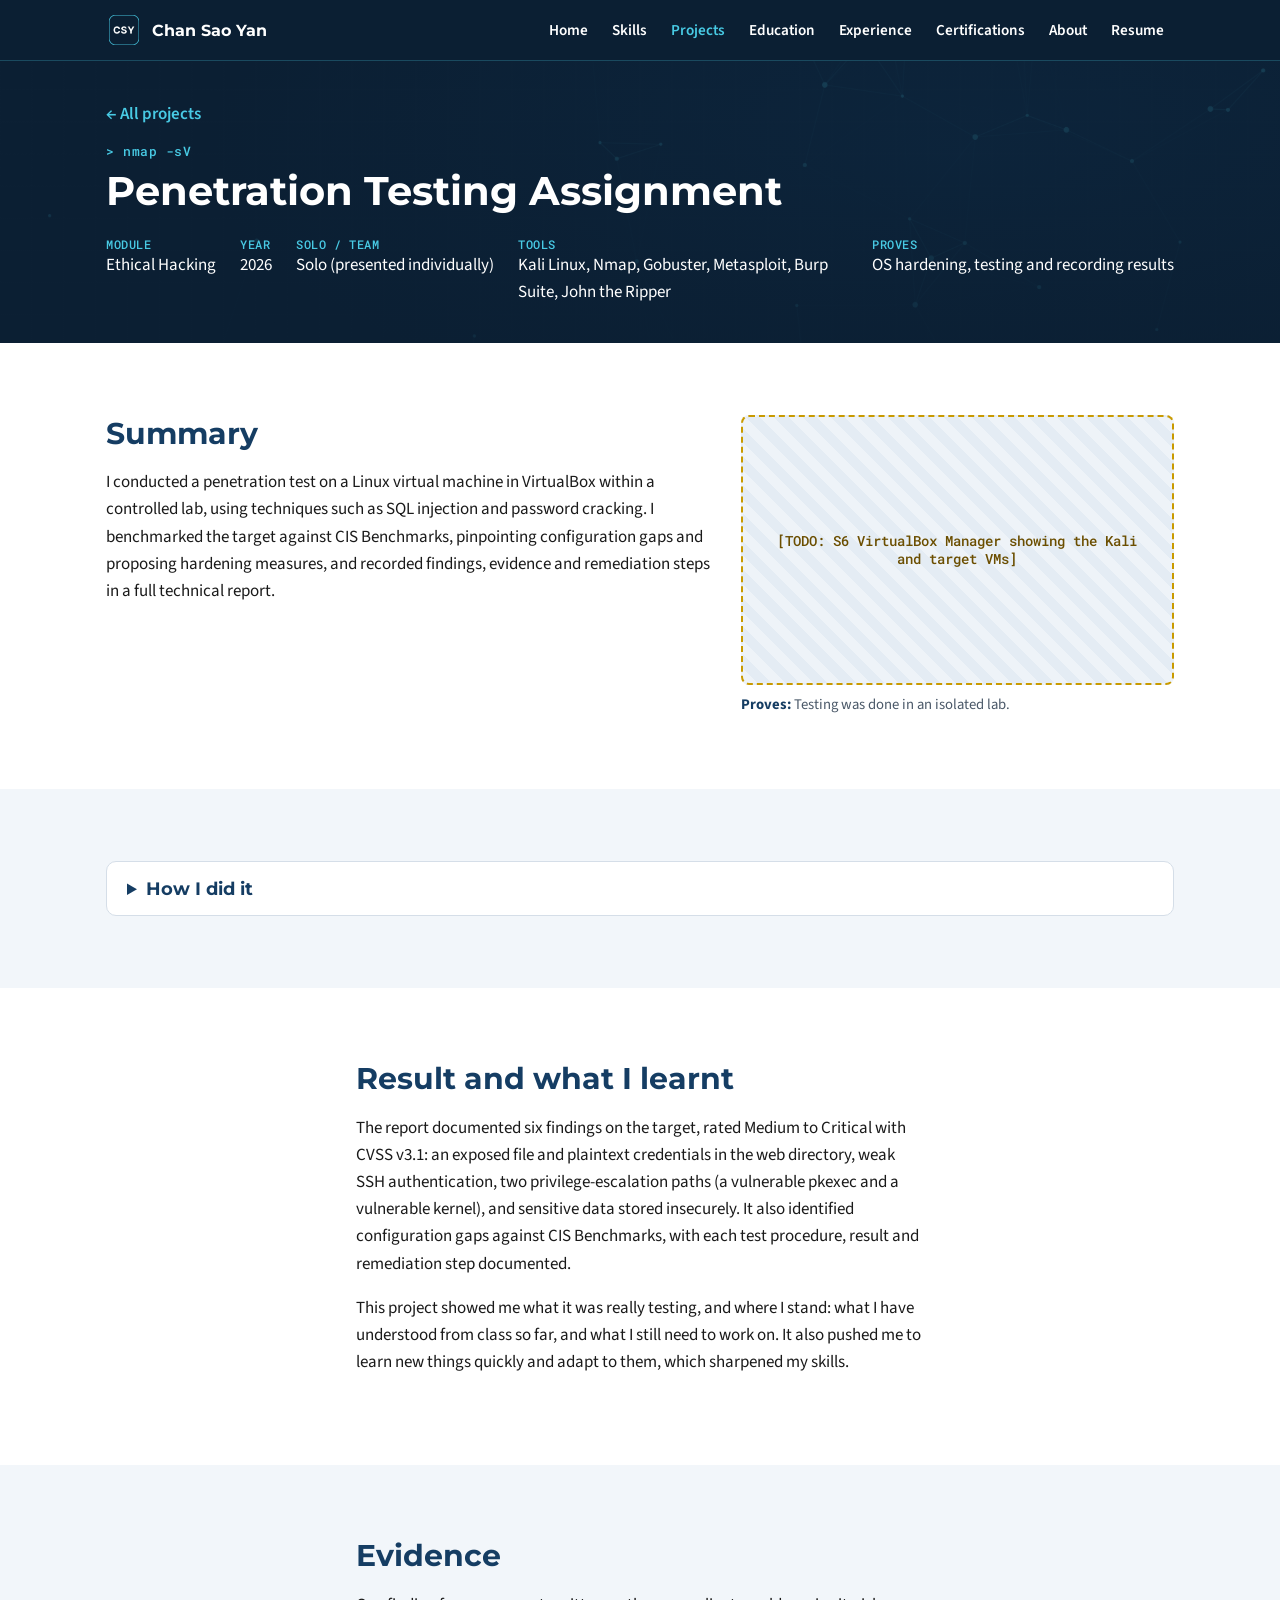
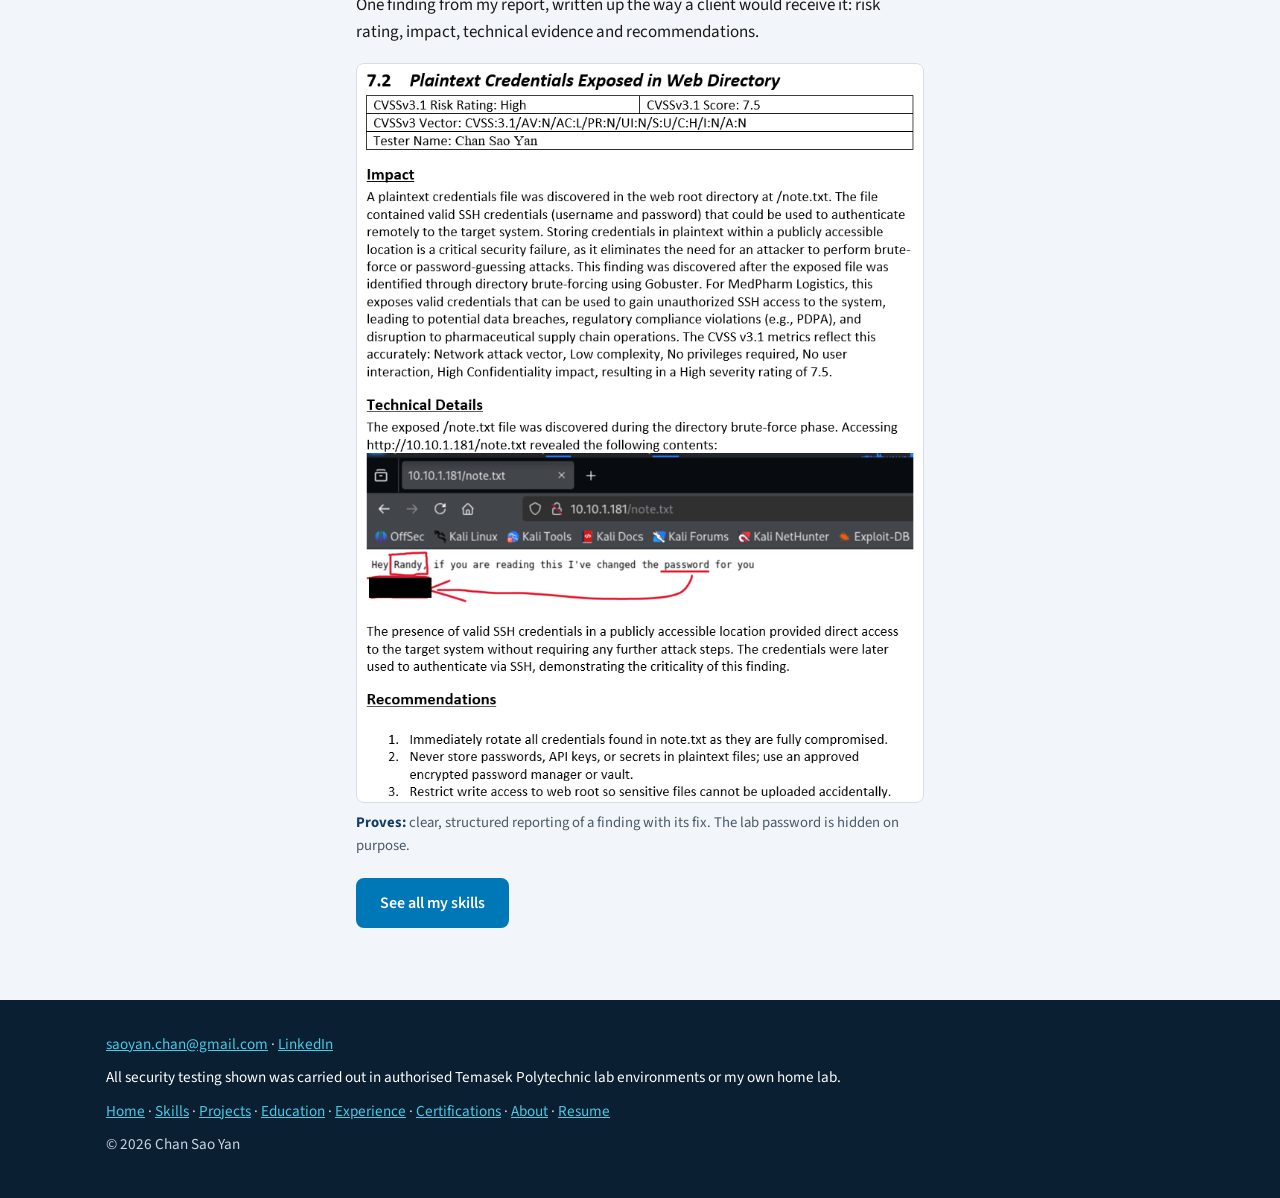
<file: project-penetration-testing.html>
<!doctype html>
<html lang="en">
<head>
  <meta charset="utf-8">
  <meta name="viewport" content="width=device-width, initial-scale=1">
  <meta name="robots" content="noindex">  <!-- keeps the site out of Google; delete this line to let Google list it -->
  <title>Penetration Testing Assignment | Chan Sao Yan</title>
  <meta name="description" content="Penetration test of a Linux VM in VirtualBox with Kali Linux, Nmap, Metasploit, Burp Suite and John the Ripper, benchmarked against CIS.">
  <link rel="icon" type="image/png" href="assets/graphics/logo_csy.png">
  <link rel="preconnect" href="https://fonts.googleapis.com">
  <link rel="preconnect" href="https://fonts.gstatic.com" crossorigin>
  <link href="https://fonts.googleapis.com/css2?family=Montserrat:wght@600;700&family=Roboto+Mono:wght@500&family=Source+Sans+3:wght@400;600&display=swap" rel="stylesheet">
  <link rel="stylesheet" href="styles.css">
</head>
<body>
  <a class="skip" href="#main">Skip to content</a>
  <header class="site-header">
    <div class="wrap nav-bar">
      <a class="brand" href="index.html"><img src="assets/graphics/logo_csy.png" alt="" width="36" height="36"><span>Chan Sao Yan</span></a>
      <button class="nav-toggle" type="button" aria-expanded="false" aria-controls="site-nav">Menu</button>
      <nav id="site-nav" aria-label="Main">
        <ul>
        <li><a href="index.html">Home</a></li>
        <li><a href="skills.html">Skills</a></li>
        <li class="has-sub"><a href="projects.html" aria-current="page">Projects</a><ul class="sub"><li><a href="project-network-security.html">Network Security Project</a></li><li><a href="project-penetration-testing.html" aria-current="page">Penetration Testing Assignment</a></li><li><a href="project-firewall-labs.html">Firewall Configuration Labs</a></li><li><a href="project-traffic-analysis.html">Network Traffic Analysis</a></li></ul></li>
        <li><a href="education.html">Education</a></li>
        <li><a href="experience.html">Experience</a></li>
        <li><a href="certifications.html">Certifications</a></li>
        <li><a href="about.html">About</a></li>
        <li><a href="resume.html">Resume</a></li>
        </ul>
      </nav>
    </div>
  </header>

  <main id="main">
    <section class="banner">
      <div class="wrap">
        <a class="back" href="projects.html">&larr; All projects</a>
        <span class="eyebrow">&gt; nmap -sV</span>
        <h1>Penetration Testing Assignment</h1>
        <dl class="meta"><div><dt>Module</dt><dd>Ethical Hacking</dd></div><div><dt>Year</dt><dd>2026</dd></div><div><dt>Solo / team</dt><dd>Solo (presented individually)</dd></div><div><dt>Tools</dt><dd>Kali Linux, Nmap, Gobuster, Metasploit, Burp Suite, John the Ripper</dd></div><div><dt>Proves</dt><dd>OS hardening, testing and recording results</dd></div></dl>
      </div>
    </section>

    <section>
      <div class="wrap split">
        <div>
          <h2>Summary</h2>
          <p>I conducted a penetration test on a Linux virtual machine in VirtualBox within a controlled lab, using techniques such as SQL injection and password cracking. I benchmarked the target against CIS Benchmarks, pinpointing configuration gaps and proposing hardening measures, and recorded findings, evidence and remediation steps in a full technical report.</p>
        </div>
        <figure class="shot"><div class="ph" style="aspect-ratio:16 / 10" role="img" aria-label="Placeholder: S6">[TODO: S6 VirtualBox Manager showing the Kali and target VMs]</div><figcaption><b>Proves:</b> Testing was done in an isolated lab.</figcaption></figure>
      </div>
    </section>

    <section class="alt">
      <div class="wrap">
        <details class="how">
          <summary>How I did it</summary>
          <ol class="steps">
            <li>
              <h3>Scan the target</h3>
              <p>Ran a service scan of the target with Nmap (<code>nmap -sV</code>) to find its open ports and the software versions behind them, which shows where to test next.</p>
              <figure class="shot"><a href="assets/screenshots/S7.jpg" target="_blank" rel="noopener"><img src="assets/screenshots/S7.jpg" alt="nmap -sV scan of lab machine 10.10.1.55 showing open ports 21 FTP (ProFTPD), 22 SSH (OpenSSH 7.6p1), 80 and 443 Apache 2.4.41, and 3306 MariaDB" width="1804" height="829" loading="lazy"></a><figcaption>A service scan I re-ran on another lab machine for this portfolio, to show the technique. <b>Proves:</b> systematic reconnaissance before testing.</figcaption></figure>
            </li>
            <li>
              <h3>Log in with the exposed credentials</h3>
              <p>Used Metasploit&rsquo;s <code>ssh_login</code> module with the credentials found in the exposed <code>note.txt</code> file. The login succeeded and opened an SSH session on the target, confirming finding F003.</p>
              <figure class="shot"><a href="assets/screenshots/S8.jpg" target="_blank" rel="noopener"><img src="assets/screenshots/S8.jpg" alt="Metasploit ssh_login module run against 10.10.1.181 port 22 with username randy (password hidden): Success, and SSH session 1 opened" width="2083" height="755" loading="lazy"></a><figcaption><b>Proves:</b> confirming a finding by testing it, following a set procedure. The password is hidden on purpose.</figcaption></figure>
            </li>
            <li>
              <h3>Test for SQL injection</h3>
              <p>Intercepted requests in Burp Suite and tested an SQL injection payload.</p>
              <figure class="shot"><div class="ph" style="aspect-ratio:16 / 10" role="img" aria-label="Placeholder: S9">[TODO: S9 Burp Suite intercepted request with the SQL injection payload (and S10: the page showing the result)]</div><figcaption><b>Proves:</b> Web application testing with recorded evidence.</figcaption></figure>
            </li>
            <li>
              <h3>Crack passwords</h3>
              <p>Used John the Ripper for password cracking.</p>
              <figure class="shot"><div class="ph" style="aspect-ratio:16 / 10" role="img" aria-label="Placeholder: S11">[TODO: S11 John the Ripper result, hashes and passwords blurred]</div><figcaption><b>Proves:</b> Testing password strength.</figcaption></figure>
            </li>
            <li>
              <h3>Benchmark and report</h3>
              <p>Evaluated hardening against CIS Benchmarks and wrote the full report: six findings, each scored with CVSS v3.1, with evidence and remediation steps.</p>
              <figure class="shot"><a href="assets/screenshots/E1b.png" target="_blank" rel="noopener"><img src="assets/screenshots/E1b.png" alt="Findings summary table from my report: six findings F001 to F006 on host 10.10.1.181 with CVSS v3 scores from 5.3 Medium to 9.8 Critical" width="1150" height="994" loading="lazy"></a><figcaption><b>Proves:</b> recording results in a structured format, each finding scored with CVSS v3.1.</figcaption></figure>
            </li>
          </ol>
        </details>
      </div>
    </section>

    <section>
      <div class="wrap narrow">
        <h2>Result and what I learnt</h2>
        <p>The report documented six findings on the target, rated Medium to Critical with CVSS v3.1: an exposed file and plaintext credentials in the web directory, weak SSH authentication, two privilege-escalation paths (a vulnerable pkexec and a vulnerable kernel), and sensitive data stored insecurely. It also identified configuration gaps against CIS Benchmarks, with each test procedure, result and remediation step documented.</p>
        <p>This project showed me what it was really testing, and where I stand: what I have understood from class so far, and what I still need to work on. It also pushed me to learn new things quickly and adapt to them, which sharpened my skills.</p>
      </div>
    </section>

    <section class="alt">
      <div class="wrap narrow">
        <h2>Evidence</h2>
        <p>One finding from my report, written up the way a client would receive it: risk rating, impact, technical evidence and recommendations.</p>
        <figure class="shot"><a href="assets/screenshots/E1a.png" target="_blank" rel="noopener"><img src="assets/screenshots/E1a.png" alt="Report finding 7.2, Plaintext Credentials Exposed in Web Directory: CVSS 3.1 score 7.5 High, impact, technical details with a screenshot of note.txt (password hidden), and three recommendations" width="760" height="990" loading="lazy"></a><figcaption><b>Proves:</b> clear, structured reporting of a finding with its fix. The lab password is hidden on purpose.</figcaption></figure>
        <div class="btns"><a class="btn btn-primary" href="skills.html">See all my skills</a></div>
      </div>
    </section>
  </main>

  <footer class="site-footer">
    <div class="wrap">
      <p><a href="mailto:saoyan.chan@gmail.com">saoyan.chan@gmail.com</a> · <a href="https://www.linkedin.com/in/chan-sao-yan-b69aba343" target="_blank" rel="noopener">LinkedIn</a></p>
      <p class="disclaimer">All security testing shown was carried out in authorised Temasek Polytechnic lab environments or my own home lab.</p>
      <p><a href="index.html">Home</a> · <a href="skills.html">Skills</a> · <a href="projects.html">Projects</a> · <a href="education.html">Education</a> · <a href="experience.html">Experience</a> · <a href="certifications.html">Certifications</a> · <a href="about.html">About</a> · <a href="resume.html">Resume</a></p>
      <p>&copy; 2026 Chan Sao Yan</p>
    </div>
  </footer>
  <script src="script.js"></script>
</body>
</html>
</file>
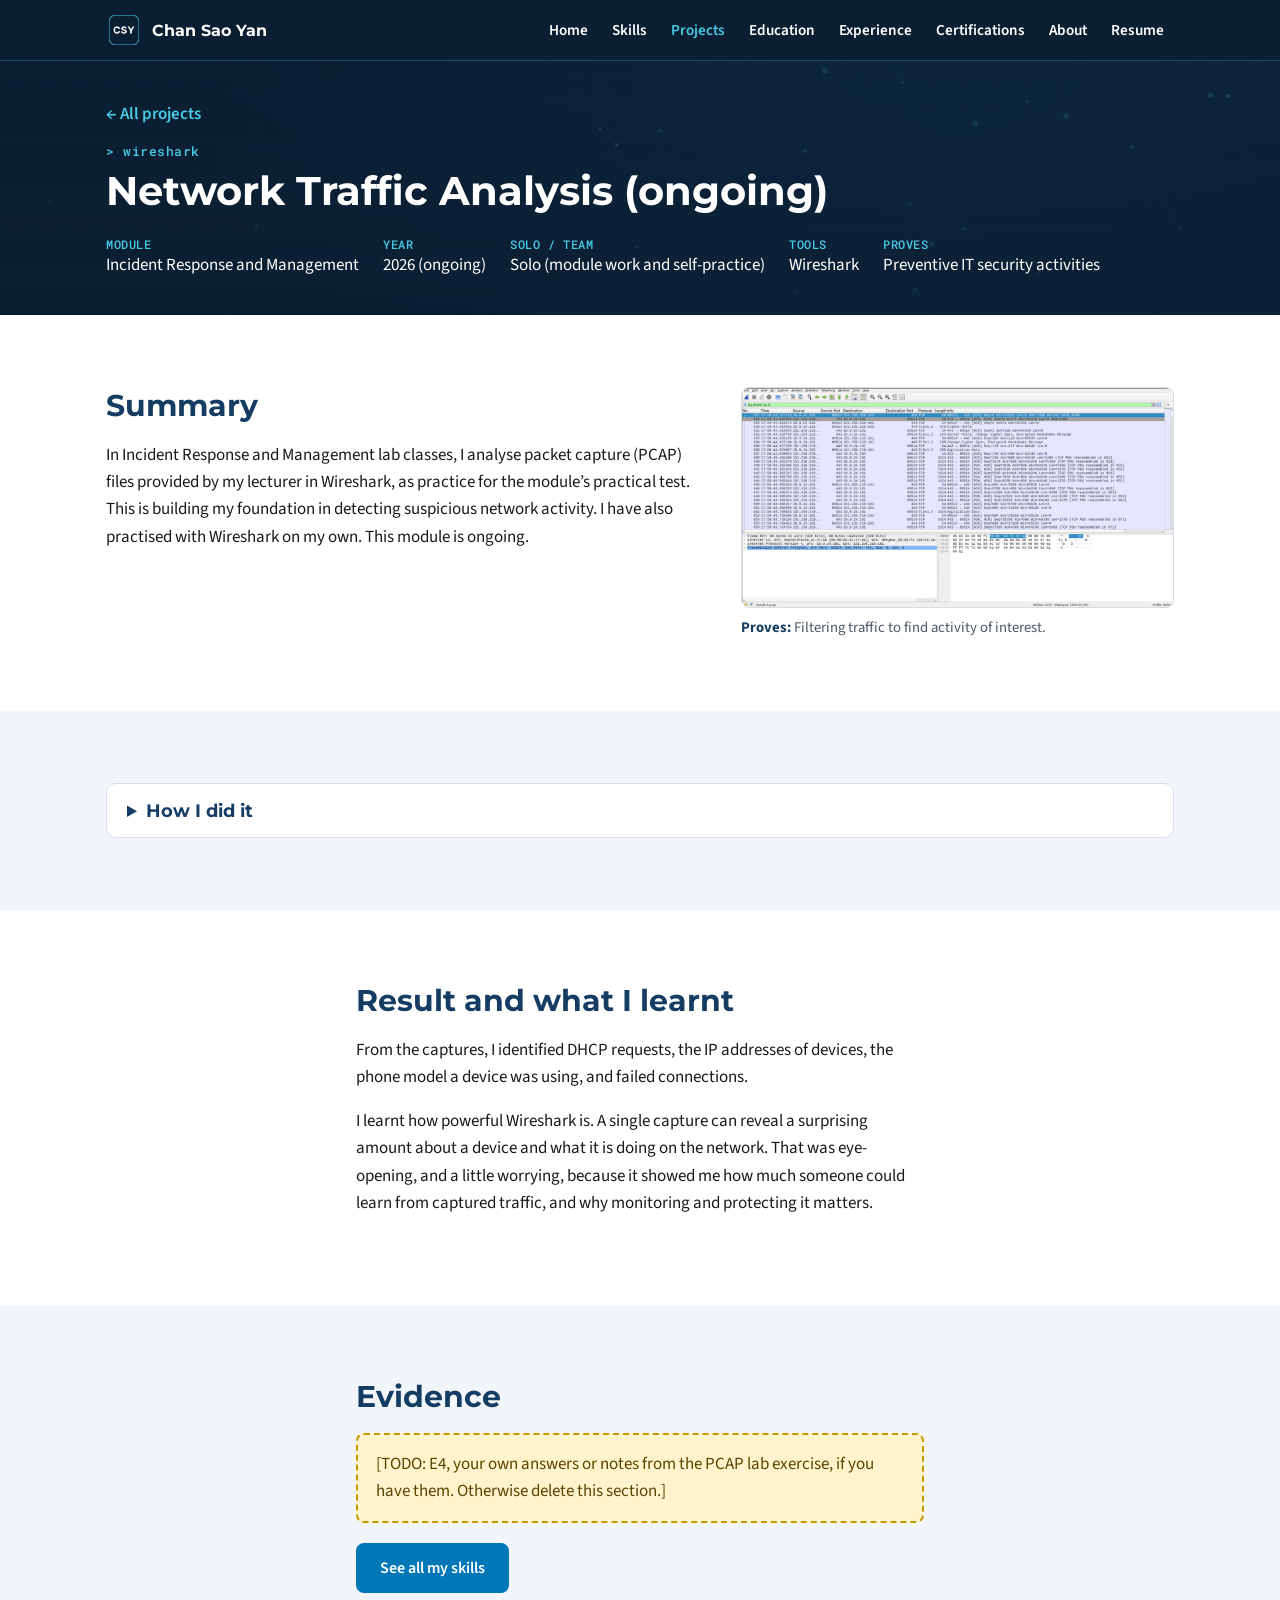
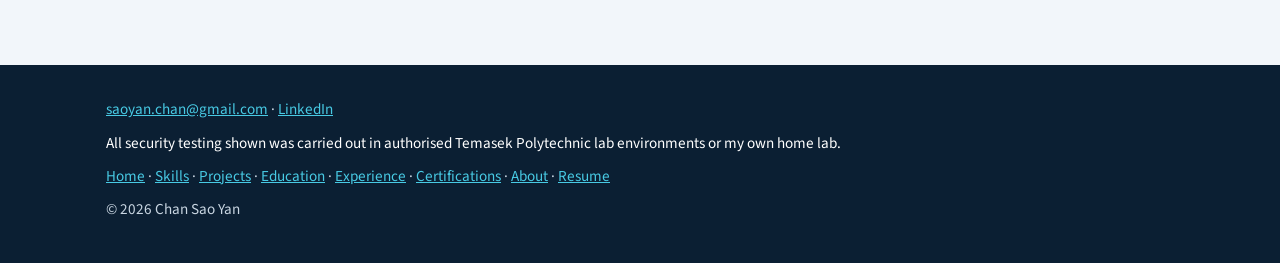
<file: project-traffic-analysis.html>
<!doctype html>
<html lang="en">
<head>
  <meta charset="utf-8">
  <meta name="viewport" content="width=device-width, initial-scale=1">
  <meta name="robots" content="noindex">  <!-- keeps the site out of Google; delete this line to let Google list it -->
  <title>Network Traffic Analysis (ongoing) | Chan Sao Yan</title>
  <meta name="description" content="Ongoing coursework analysing network traffic captures in Wireshark for the Incident Response and Management module.">
  <link rel="icon" type="image/png" href="assets/graphics/logo_csy.png">
  <link rel="preconnect" href="https://fonts.googleapis.com">
  <link rel="preconnect" href="https://fonts.gstatic.com" crossorigin>
  <link href="https://fonts.googleapis.com/css2?family=Montserrat:wght@600;700&family=Roboto+Mono:wght@500&family=Source+Sans+3:wght@400;600&display=swap" rel="stylesheet">
  <link rel="stylesheet" href="styles.css">
</head>
<body>
  <a class="skip" href="#main">Skip to content</a>
  <header class="site-header">
    <div class="wrap nav-bar">
      <a class="brand" href="index.html"><img src="assets/graphics/logo_csy.png" alt="" width="36" height="36"><span>Chan Sao Yan</span></a>
      <button class="nav-toggle" type="button" aria-expanded="false" aria-controls="site-nav">Menu</button>
      <nav id="site-nav" aria-label="Main">
        <ul>
        <li><a href="index.html">Home</a></li>
        <li><a href="skills.html">Skills</a></li>
        <li class="has-sub"><a href="projects.html" aria-current="page">Projects</a><ul class="sub"><li><a href="project-network-security.html">Network Security Project</a></li><li><a href="project-penetration-testing.html">Penetration Testing Assignment</a></li><li><a href="project-firewall-labs.html">Firewall Configuration Labs</a></li><li><a href="project-traffic-analysis.html" aria-current="page">Network Traffic Analysis</a></li></ul></li>
        <li><a href="education.html">Education</a></li>
        <li><a href="experience.html">Experience</a></li>
        <li><a href="certifications.html">Certifications</a></li>
        <li><a href="about.html">About</a></li>
        <li><a href="resume.html">Resume</a></li>
        </ul>
      </nav>
    </div>
  </header>

  <main id="main">
    <section class="banner">
      <div class="wrap">
        <a class="back" href="projects.html">&larr; All projects</a>
        <span class="eyebrow">&gt; wireshark</span>
        <h1>Network Traffic Analysis (ongoing)</h1>
        <dl class="meta"><div><dt>Module</dt><dd>Incident Response and Management</dd></div><div><dt>Year</dt><dd>2026 (ongoing)</dd></div><div><dt>Solo / team</dt><dd>Solo (module work and self-practice)</dd></div><div><dt>Tools</dt><dd>Wireshark</dd></div><div><dt>Proves</dt><dd>Preventive IT security activities</dd></div></dl>
      </div>
    </section>

    <section>
      <div class="wrap split">
        <div>
          <h2>Summary</h2>
          <p>In Incident Response and Management lab classes, I analyse packet capture (PCAP) files provided by my lecturer in Wireshark, as practice for the module&rsquo;s practical test. This is building my foundation in detecting suspicious network activity. I have also practised with Wireshark on my own. This module is ongoing.</p>
        </div>
        <figure class="shot"><a href="assets/screenshots/S15.jpg" target="_blank" rel="noopener"><img src="assets/screenshots/S15.jpg" alt="Wireshark with the display filter tcp.stream eq 3 applied, showing one HTTPS session: the TCP handshake, TLS 1.2 Client Hello and Server Hello, then encrypted application data. 1,203 of 5,172 packets displayed." width="2200" height="1113" loading="lazy"></a><figcaption><b>Proves:</b> Filtering traffic to find activity of interest.</figcaption></figure>
      </div>
    </section>

    <section class="alt">
      <div class="wrap">
        <details class="how">
          <summary>How I did it</summary>
          <ol class="steps">
            <li>
              <h3>Filter the capture</h3>
              <p>Opened the lab PCAP file and applied display filters to focus on specific traffic, such as DHCP requests and failed connections. In this example, <code>tcp.stream eq 3</code> isolates one encrypted HTTPS session (the TLS 1.2 handshake and its data) out of 5,172 packets.</p>
              <figure class="shot"><a href="assets/screenshots/S15.jpg" target="_blank" rel="noopener"><img src="assets/screenshots/S15.jpg" alt="Wireshark with the display filter tcp.stream eq 3 applied, showing one HTTPS session: the TCP handshake, TLS 1.2 Client Hello and Server Hello, then encrypted application data. 1,203 of 5,172 packets displayed." width="2200" height="1113" loading="lazy"></a><figcaption><b>Proves:</b> Using filters to focus on relevant traffic.</figcaption></figure>
            </li>
            <li>
              <h3>Follow a conversation</h3>
              <p>Used Follow TCP Stream to read a full conversation between two hosts from start to finish: here, a client&rsquo;s HTTP request to a website and the web server&rsquo;s full response.</p>
              <figure class="shot"><a href="assets/screenshots/S16.png" target="_blank" rel="noopener"><img src="assets/screenshots/S16.png" alt="Wireshark Follow TCP Stream window showing an HTTP GET request for /app.php and the server reply HTTP/1.1 200 OK from Apache" width="1259" height="938" loading="lazy"></a><figcaption><b>Proves:</b> Reconstructing what happened in a network conversation.</figcaption></figure>
            </li>
            <li>
              <h3>Look at the bigger picture</h3>
              <p>Used the Statistics menu&rsquo;s I/O Graph to see how traffic changed over time, and added a second graph for TCP errors to spot unusual spikes.</p>
              <figure class="shot"><a href="assets/screenshots/S25.png" target="_blank" rel="noopener"><img src="assets/screenshots/S25.png" alt="Wireshark I/O Graph of sample-1.pcap: packets per second over about 2,900 seconds, with sharp spikes near 0, 1,200 and 1,500 seconds, and a second red graph for TCP errors" width="1444" height="1008" loading="lazy"></a><figcaption><b>Proves:</b> Reviewing traffic patterns, a routine preventive activity.</figcaption></figure>
            </li>
          </ol>
        </details>
      </div>
    </section>

    <section>
      <div class="wrap narrow">
        <h2>Result and what I learnt</h2>
        <p>From the captures, I identified DHCP requests, the IP addresses of devices, the phone model a device was using, and failed connections.</p>
        <p>I learnt how powerful Wireshark is. A single capture can reveal a surprising amount about a device and what it is doing on the network. That was eye-opening, and a little worrying, because it showed me how much someone could learn from captured traffic, and why monitoring and protecting it matters.</p>
      </div>
    </section>

    <section class="alt">
      <div class="wrap narrow">
        <h2>Evidence</h2>
        <p class="todo-block">[TODO: E4, your own answers or notes from the PCAP lab exercise, if you have them. Otherwise delete this section.]</p>
        <div class="btns"><a class="btn btn-primary" href="skills.html">See all my skills</a></div>
      </div>
    </section>
  </main>

  <footer class="site-footer">
    <div class="wrap">
      <p><a href="mailto:saoyan.chan@gmail.com">saoyan.chan@gmail.com</a> · <a href="https://www.linkedin.com/in/chan-sao-yan-b69aba343" target="_blank" rel="noopener">LinkedIn</a></p>
      <p class="disclaimer">All security testing shown was carried out in authorised Temasek Polytechnic lab environments or my own home lab.</p>
      <p><a href="index.html">Home</a> · <a href="skills.html">Skills</a> · <a href="projects.html">Projects</a> · <a href="education.html">Education</a> · <a href="experience.html">Experience</a> · <a href="certifications.html">Certifications</a> · <a href="about.html">About</a> · <a href="resume.html">Resume</a></p>
      <p>&copy; 2026 Chan Sao Yan</p>
    </div>
  </footer>
  <script src="script.js"></script>
</body>
</html>
</file>
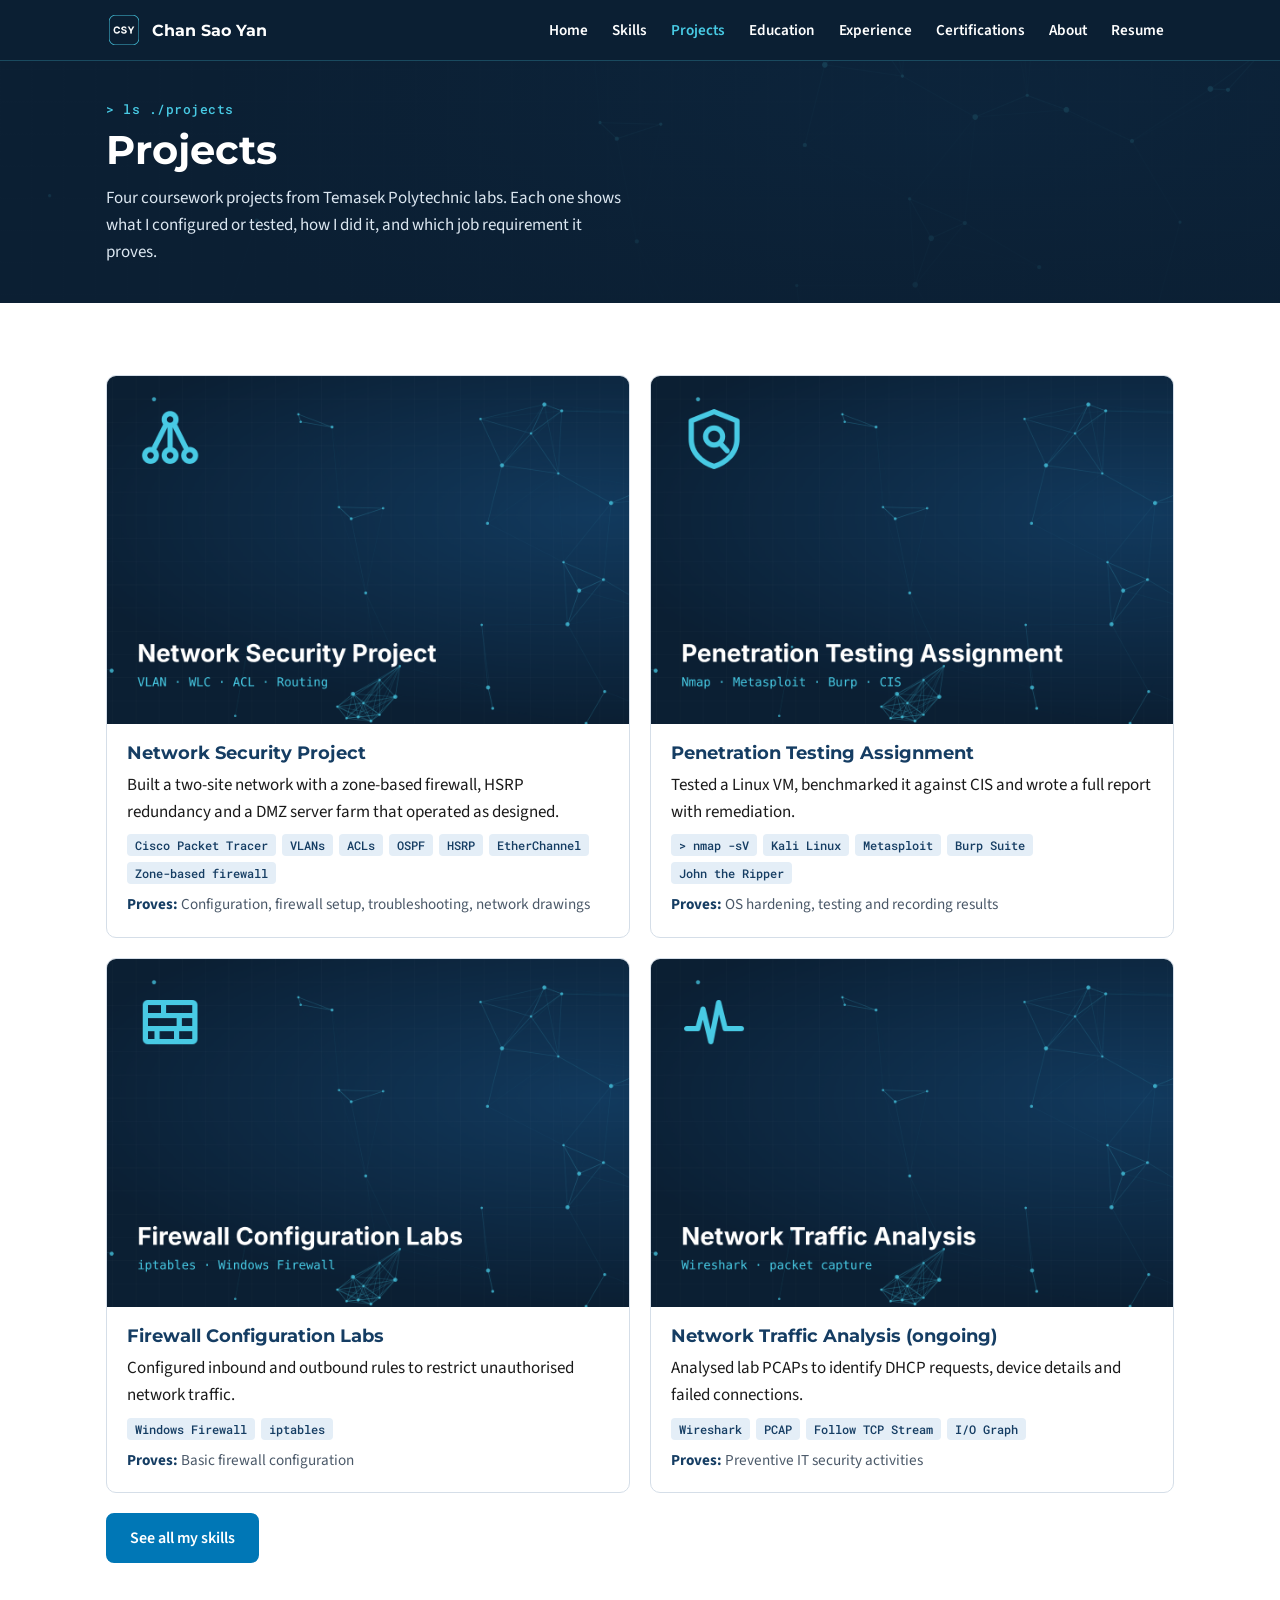
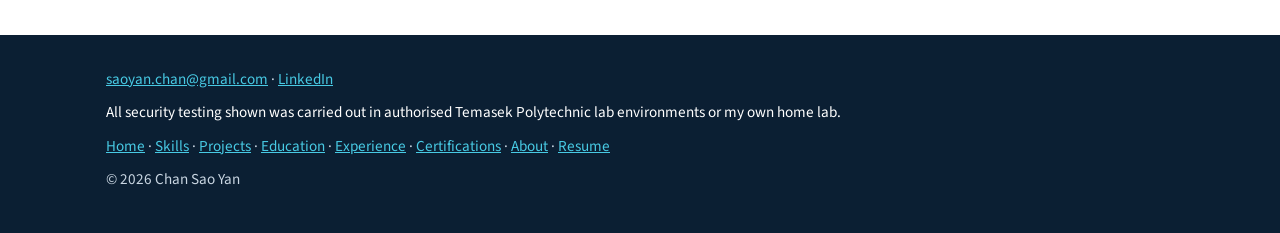
<file: projects.html>
<!doctype html>
<html lang="en">
<head>
  <meta charset="utf-8">
  <meta name="viewport" content="width=device-width, initial-scale=1">
  <meta name="robots" content="noindex">  <!-- keeps the site out of Google; delete this line to let Google list it -->
  <title>Projects | Chan Sao Yan</title>
  <meta name="description" content="Lab project case studies: network security, penetration testing, firewall configuration and traffic analysis.">
  <link rel="icon" type="image/png" href="assets/graphics/logo_csy.png">
  <link rel="preconnect" href="https://fonts.googleapis.com">
  <link rel="preconnect" href="https://fonts.gstatic.com" crossorigin>
  <link href="https://fonts.googleapis.com/css2?family=Montserrat:wght@600;700&family=Roboto+Mono:wght@500&family=Source+Sans+3:wght@400;600&display=swap" rel="stylesheet">
  <link rel="stylesheet" href="styles.css">
</head>
<body>
  <a class="skip" href="#main">Skip to content</a>
  <header class="site-header">
    <div class="wrap nav-bar">
      <a class="brand" href="index.html"><img src="assets/graphics/logo_csy.png" alt="" width="36" height="36"><span>Chan Sao Yan</span></a>
      <button class="nav-toggle" type="button" aria-expanded="false" aria-controls="site-nav">Menu</button>
      <nav id="site-nav" aria-label="Main">
        <ul>
        <li><a href="index.html">Home</a></li>
        <li><a href="skills.html">Skills</a></li>
        <li class="has-sub"><a href="projects.html" aria-current="page">Projects</a><ul class="sub"><li><a href="project-network-security.html">Network Security Project</a></li><li><a href="project-penetration-testing.html">Penetration Testing Assignment</a></li><li><a href="project-firewall-labs.html">Firewall Configuration Labs</a></li><li><a href="project-traffic-analysis.html">Network Traffic Analysis</a></li></ul></li>
        <li><a href="education.html">Education</a></li>
        <li><a href="experience.html">Experience</a></li>
        <li><a href="certifications.html">Certifications</a></li>
        <li><a href="about.html">About</a></li>
        <li><a href="resume.html">Resume</a></li>
        </ul>
      </nav>
    </div>
  </header>

  <main id="main">
    <section class="banner">
      <div class="wrap">
        <span class="eyebrow">&gt; ls ./projects</span>
        <h1>Projects</h1>
        <p>Four coursework projects from Temasek Polytechnic labs. Each one shows what I configured or tested, how I did it, and which job requirement it proves.</p>
      </div>
    </section>

    <section>
      <div class="wrap">
        <div class="grid grid-2">
          <a class="card" href="project-network-security.html">
            <img src="assets/graphics/tile_netsec.png" alt="" width="1200" height="800" loading="lazy">
            <div class="card-body">
              <h3>Network Security Project</h3>
              <p>Built a two-site network with a zone-based firewall, HSRP redundancy and a DMZ server farm that operated as designed.</p>
              <ul class="tags"><li>Cisco Packet Tracer</li><li>VLANs</li><li>ACLs</li><li>OSPF</li><li>HSRP</li><li>EtherChannel</li><li>Zone-based firewall</li></ul>
              <p class="proves"><b>Proves:</b> Configuration, firewall setup, troubleshooting, network drawings</p>
            </div>
          </a>
          <a class="card" href="project-penetration-testing.html">
            <img src="assets/graphics/tile_pentest.png" alt="" width="1200" height="800" loading="lazy">
            <div class="card-body">
              <h3>Penetration Testing Assignment</h3>
              <p>Tested a Linux VM, benchmarked it against CIS and wrote a full report with remediation.</p>
              <ul class="tags"><li>&gt; nmap -sV</li><li>Kali Linux</li><li>Metasploit</li><li>Burp Suite</li><li>John the Ripper</li></ul>
              <p class="proves"><b>Proves:</b> OS hardening, testing and recording results</p>
            </div>
          </a>
          <a class="card" href="project-firewall-labs.html">
            <img src="assets/graphics/tile_firewall.png" alt="" width="1200" height="800" loading="lazy">
            <div class="card-body">
              <h3>Firewall Configuration Labs</h3>
              <p>Configured inbound and outbound rules to restrict unauthorised network traffic.</p>
              <ul class="tags"><li>Windows Firewall</li><li>iptables</li></ul>
              <p class="proves"><b>Proves:</b> Basic firewall configuration</p>
            </div>
          </a>
          <a class="card" href="project-traffic-analysis.html">
            <img src="assets/graphics/tile_wireshark.png" alt="" width="1200" height="800" loading="lazy">
            <div class="card-body">
              <h3>Network Traffic Analysis (ongoing)</h3>
              <p>Analysed lab PCAPs to identify DHCP requests, device details and failed connections.</p>
              <ul class="tags"><li>Wireshark</li><li>PCAP</li><li>Follow TCP Stream</li><li>I/O Graph</li></ul>
              <p class="proves"><b>Proves:</b> Preventive IT security activities</p>
            </div>
          </a>
        </div>
        <div class="btns"><a class="btn btn-primary" href="skills.html">See all my skills</a></div>
      </div>
    </section>
  </main>

  <footer class="site-footer">
    <div class="wrap">
      <p><a href="mailto:saoyan.chan@gmail.com">saoyan.chan@gmail.com</a> · <a href="https://www.linkedin.com/in/chan-sao-yan-b69aba343" target="_blank" rel="noopener">LinkedIn</a></p>
      <p class="disclaimer">All security testing shown was carried out in authorised Temasek Polytechnic lab environments or my own home lab.</p>
      <p><a href="index.html">Home</a> · <a href="skills.html">Skills</a> · <a href="projects.html">Projects</a> · <a href="education.html">Education</a> · <a href="experience.html">Experience</a> · <a href="certifications.html">Certifications</a> · <a href="about.html">About</a> · <a href="resume.html">Resume</a></p>
      <p>&copy; 2026 Chan Sao Yan</p>
    </div>
  </footer>
  <script src="script.js"></script>
</body>
</html>
</file>
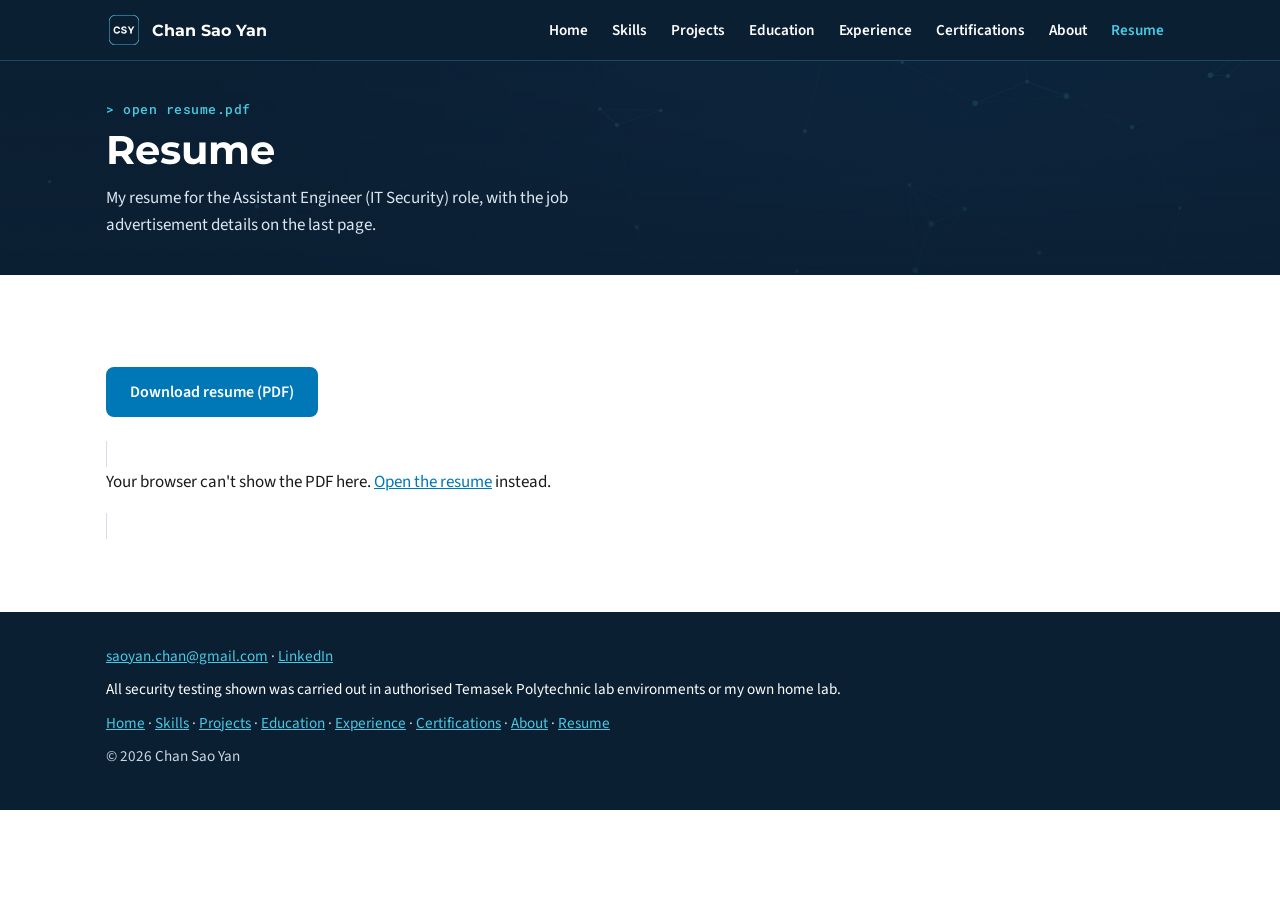
<file: resume.html>
<!doctype html>
<html lang="en">
<head>
  <meta charset="utf-8">
  <meta name="viewport" content="width=device-width, initial-scale=1">
  <meta name="robots" content="noindex">  <!-- keeps the site out of Google; delete this line to let Google list it -->
  <title>Resume | Chan Sao Yan</title>
  <meta name="description" content="Resume of Chan Sao Yan (PDF).">
  <link rel="icon" type="image/png" href="assets/graphics/logo_csy.png">
  <link rel="preconnect" href="https://fonts.googleapis.com">
  <link rel="preconnect" href="https://fonts.gstatic.com" crossorigin>
  <link href="https://fonts.googleapis.com/css2?family=Montserrat:wght@600;700&family=Roboto+Mono:wght@500&family=Source+Sans+3:wght@400;600&display=swap" rel="stylesheet">
  <link rel="stylesheet" href="styles.css">
</head>
<body>
  <a class="skip" href="#main">Skip to content</a>
  <header class="site-header">
    <div class="wrap nav-bar">
      <a class="brand" href="index.html"><img src="assets/graphics/logo_csy.png" alt="" width="36" height="36"><span>Chan Sao Yan</span></a>
      <button class="nav-toggle" type="button" aria-expanded="false" aria-controls="site-nav">Menu</button>
      <nav id="site-nav" aria-label="Main">
        <ul>
        <li><a href="index.html">Home</a></li>
        <li><a href="skills.html">Skills</a></li>
        <li class="has-sub"><a href="projects.html">Projects</a><ul class="sub"><li><a href="project-network-security.html">Network Security Project</a></li><li><a href="project-penetration-testing.html">Penetration Testing Assignment</a></li><li><a href="project-firewall-labs.html">Firewall Configuration Labs</a></li><li><a href="project-traffic-analysis.html">Network Traffic Analysis</a></li></ul></li>
        <li><a href="education.html">Education</a></li>
        <li><a href="experience.html">Experience</a></li>
        <li><a href="certifications.html">Certifications</a></li>
        <li><a href="about.html">About</a></li>
        <li><a href="resume.html" aria-current="page">Resume</a></li>
        </ul>
      </nav>
    </div>
  </header>

  <main id="main">
    <section class="banner">
      <div class="wrap">
        <span class="eyebrow">&gt; open resume.pdf</span>
        <h1>Resume</h1>
        <p>My resume for the Assistant Engineer (IT Security) role, with the job advertisement details on the last page.</p>
      </div>
    </section>

    <section>
      <div class="wrap">
        <div class="btns" style="margin-bottom:24px"><a class="btn btn-primary" href="docs/Chan_Sao_Yan_Resume.pdf" download>Download resume (PDF)</a></div>
        <object class="pdf" data="docs/Chan_Sao_Yan_Resume.pdf" type="application/pdf" aria-label="Resume of Chan Sao Yan">
          <p>Your browser can't show the PDF here. <a href="docs/Chan_Sao_Yan_Resume.pdf">Open the resume</a> instead.</p>
        </object>
      </div>
    </section>
  </main>

  <footer class="site-footer">
    <div class="wrap">
      <p><a href="mailto:saoyan.chan@gmail.com">saoyan.chan@gmail.com</a> · <a href="https://www.linkedin.com/in/chan-sao-yan-b69aba343" target="_blank" rel="noopener">LinkedIn</a></p>
      <p class="disclaimer">All security testing shown was carried out in authorised Temasek Polytechnic lab environments or my own home lab.</p>
      <p><a href="index.html">Home</a> · <a href="skills.html">Skills</a> · <a href="projects.html">Projects</a> · <a href="education.html">Education</a> · <a href="experience.html">Experience</a> · <a href="certifications.html">Certifications</a> · <a href="about.html">About</a> · <a href="resume.html">Resume</a></p>
      <p>&copy; 2026 Chan Sao Yan</p>
    </div>
  </footer>
  <script src="script.js"></script>
</body>
</html>
</file>
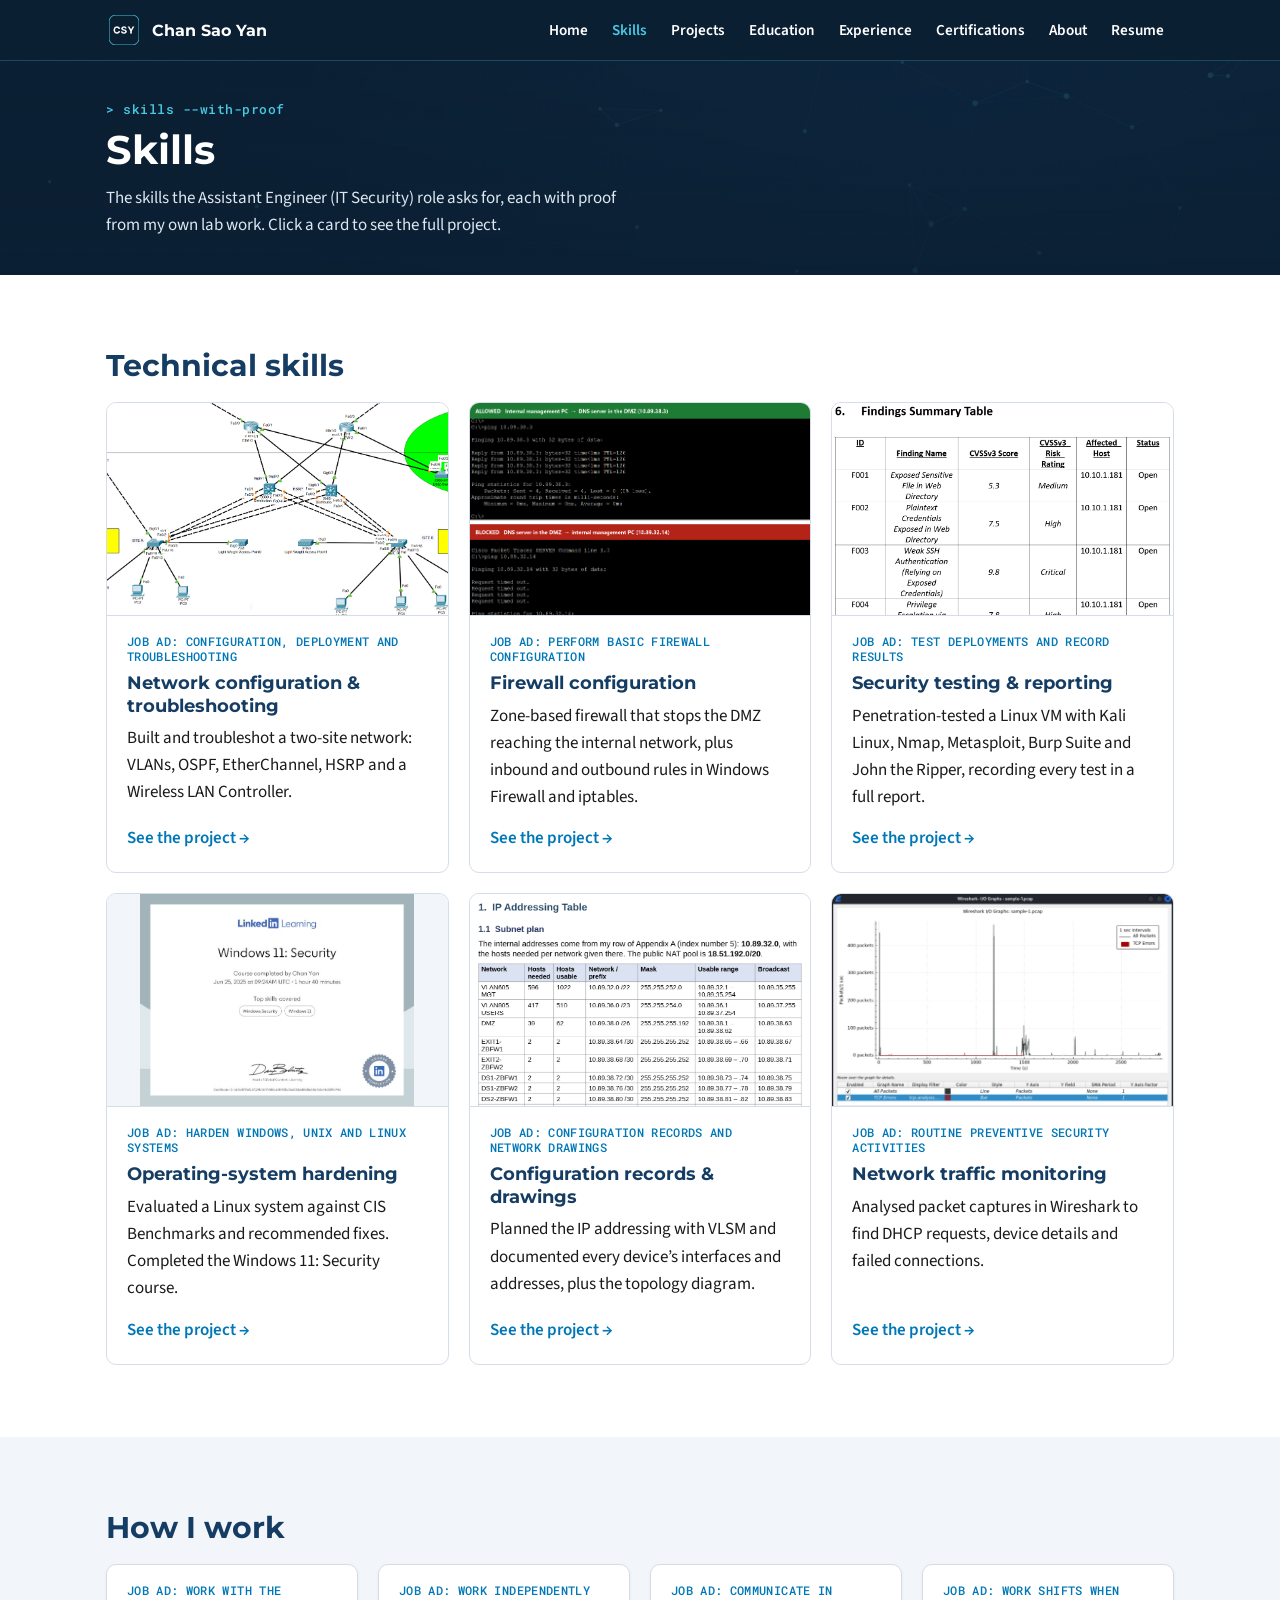
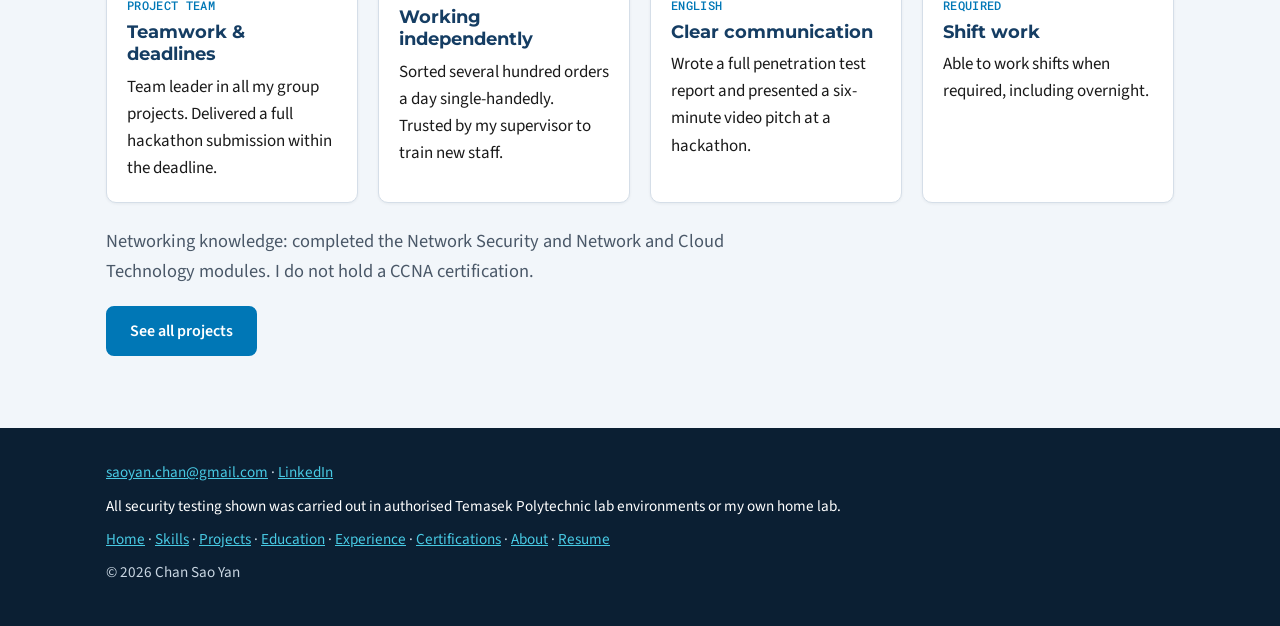
<file: skills.html>
<!doctype html>
<html lang="en">
<head>
  <meta charset="utf-8">
  <meta name="viewport" content="width=device-width, initial-scale=1">
  <meta name="robots" content="noindex">  <!-- keeps the site out of Google; delete this line to let Google list it -->
  <title>Skills | Chan Sao Yan</title>
  <meta name="description" content="The skills the Assistant Engineer (IT Security) role asks for, each shown with proof from Chan Sao Yan's lab work.">
  <link rel="icon" type="image/png" href="assets/graphics/logo_csy.png">
  <link rel="preconnect" href="https://fonts.googleapis.com">
  <link rel="preconnect" href="https://fonts.gstatic.com" crossorigin>
  <link href="https://fonts.googleapis.com/css2?family=Montserrat:wght@600;700&family=Roboto+Mono:wght@500&family=Source+Sans+3:wght@400;600&display=swap" rel="stylesheet">
  <link rel="stylesheet" href="styles.css">
</head>
<body>
  <a class="skip" href="#main">Skip to content</a>
  <header class="site-header">
    <div class="wrap nav-bar">
      <a class="brand" href="index.html"><img src="assets/graphics/logo_csy.png" alt="" width="36" height="36"><span>Chan Sao Yan</span></a>
      <button class="nav-toggle" type="button" aria-expanded="false" aria-controls="site-nav">Menu</button>
      <nav id="site-nav" aria-label="Main">
        <ul>
        <li><a href="index.html">Home</a></li>
        <li><a href="skills.html" aria-current="page">Skills</a></li>
        <li class="has-sub"><a href="projects.html">Projects</a><ul class="sub"><li><a href="project-network-security.html">Network Security Project</a></li><li><a href="project-penetration-testing.html">Penetration Testing Assignment</a></li><li><a href="project-firewall-labs.html">Firewall Configuration Labs</a></li><li><a href="project-traffic-analysis.html">Network Traffic Analysis</a></li></ul></li>
        <li><a href="education.html">Education</a></li>
        <li><a href="experience.html">Experience</a></li>
        <li><a href="certifications.html">Certifications</a></li>
        <li><a href="about.html">About</a></li>
        <li><a href="resume.html">Resume</a></li>
        </ul>
      </nav>
    </div>
  </header>

  <main id="main">
    <section class="banner">
      <div class="wrap">
        <span class="eyebrow">&gt; skills --with-proof</span>
        <h1>Skills</h1>
        <p>The skills the Assistant Engineer (IT Security) role asks for, each with proof from my own lab work. Click a card to see the full project.</p>
      </div>
    </section>

    <section>
      <div class="wrap">
        <h2>Technical skills</h2>
        <div class="grid grid-3">
          <a class="card skill" href="project-network-security.html">
            <img class="proof" src="assets/screenshots/S1.png" alt="Packet Tracer topology of my two-site network" width="1800" height="625" loading="lazy">
            <div class="card-body">
              <span class="req">Job ad: configuration, deployment and troubleshooting</span>
              <h3>Network configuration &amp; troubleshooting</h3>
              <p>Built and troubleshot a two-site network: VLANs, OSPF, EtherChannel, HSRP and a Wireless LAN Controller.</p>
              <span class="more">See the project &rarr;</span>
            </div>
          </a>
          <a class="card skill" href="project-network-security.html">
            <img class="proof" src="assets/screenshots/S5.png" alt="Ping test: internal PC to DMZ allowed, DMZ to internal blocked" width="1394" height="970" loading="lazy" style="object-position: top">
            <div class="card-body">
              <span class="req">Job ad: perform basic firewall configuration</span>
              <h3>Firewall configuration</h3>
              <p>Zone-based firewall that stops the DMZ reaching the internal network, plus inbound and outbound rules in Windows Firewall and iptables.</p>
              <span class="more">See the project &rarr;</span>
            </div>
          </a>
          <a class="card skill" href="project-penetration-testing.html">
            <img class="proof" src="assets/screenshots/E1b.png" alt="Findings summary table from my penetration test report" width="1150" height="994" loading="lazy" style="object-position: top">
            <div class="card-body">
              <span class="req">Job ad: test deployments and record results</span>
              <h3>Security testing &amp; reporting</h3>
              <p>Penetration-tested a Linux VM with Kali Linux, Nmap, Metasploit, Burp Suite and John the Ripper, recording every test in a full report.</p>
              <span class="more">See the project &rarr;</span>
            </div>
          </a>
          <a class="card skill" href="project-penetration-testing.html">
            <img class="proof" src="assets/certificates/C3.png" alt="LinkedIn Learning certificate: Windows 11: Security" width="725" height="560" loading="lazy" style="object-fit: contain; background: var(--light)">
            <div class="card-body">
              <span class="req">Job ad: harden Windows, Unix and Linux systems</span>
              <h3>Operating-system hardening</h3>
              <p>Evaluated a Linux system against CIS Benchmarks and recommended fixes. Completed the Windows 11: Security course.</p>
              <span class="more">See the project &rarr;</span>
            </div>
          </a>
          <a class="card skill" href="project-network-security.html">
            <img class="proof" src="assets/screenshots/E2.png" alt="My submitted IP addressing and subnet plan tables" width="950" height="1440" loading="lazy" style="object-position: top">
            <div class="card-body">
              <span class="req">Job ad: configuration records and network drawings</span>
              <h3>Configuration records &amp; drawings</h3>
              <p>Planned the IP addressing with VLSM and documented every device&rsquo;s interfaces and addresses, plus the topology diagram.</p>
              <span class="more">See the project &rarr;</span>
            </div>
          </a>
          <a class="card skill" href="project-traffic-analysis.html">
            <img class="proof" src="assets/screenshots/S25.png" alt="Wireshark I/O Graph showing traffic spikes over time" width="1444" height="1008" loading="lazy" style="object-position: top">
            <div class="card-body">
              <span class="req">Job ad: routine preventive security activities</span>
              <h3>Network traffic monitoring</h3>
              <p>Analysed packet captures in Wireshark to find DHCP requests, device details and failed connections.</p>
              <span class="more">See the project &rarr;</span>
            </div>
          </a>
        </div>
      </div>
    </section>

    <section class="alt">
      <div class="wrap">
        <h2>How I work</h2>
        <div class="grid grid-4">
          <a class="card" href="experience.html"><div class="card-body"><span class="req">Job ad: work with the project team</span><h3>Teamwork &amp; deadlines</h3><p>Team leader in all my group projects. Delivered a full hackathon submission within the deadline.</p></div></a>
          <a class="card" href="experience.html"><div class="card-body"><span class="req">Job ad: work independently</span><h3>Working independently</h3><p>Sorted several hundred orders a day single-handedly. Trusted by my supervisor to train new staff.</p></div></a>
          <a class="card" href="experience.html"><div class="card-body"><span class="req">Job ad: communicate in English</span><h3>Clear communication</h3><p>Wrote a full penetration test report and presented a six-minute video pitch at a hackathon.</p></div></a>
          <a class="card" href="about.html"><div class="card-body"><span class="req">Job ad: work shifts when required</span><h3>Shift work</h3><p>Able to work shifts when required, including overnight.</p></div></a>
        </div>
        <p class="lead" style="margin-top:24px">Networking knowledge: completed the Network Security and Network and Cloud Technology modules. I do not hold a CCNA certification.</p>
        <div class="btns"><a class="btn btn-primary" href="projects.html">See all projects</a></div>
      </div>
    </section>
  </main>

  <footer class="site-footer">
    <div class="wrap">
      <p><a href="mailto:saoyan.chan@gmail.com">saoyan.chan@gmail.com</a> · <a href="https://www.linkedin.com/in/chan-sao-yan-b69aba343" target="_blank" rel="noopener">LinkedIn</a></p>
      <p class="disclaimer">All security testing shown was carried out in authorised Temasek Polytechnic lab environments or my own home lab.</p>
      <p><a href="index.html">Home</a> · <a href="skills.html">Skills</a> · <a href="projects.html">Projects</a> · <a href="education.html">Education</a> · <a href="experience.html">Experience</a> · <a href="certifications.html">Certifications</a> · <a href="about.html">About</a> · <a href="resume.html">Resume</a></p>
      <p>&copy; 2026 Chan Sao Yan</p>
    </div>
  </footer>
  <script src="script.js"></script>
</body>
</html>
</file>
<file: styles.css>
/* Chan Sao Yan e-portfolio. Mobile-first: base styles are for phones, @media (min-width) adds desktop. */
:root {
  --navy: #0B1F33;        /* hero, footer, dark sections */
  --brand: #153D63;       /* headings on light, matches resume */
  --accent: #0077B6;      /* links and buttons on light */
  --accent-dark: #48CAE4; /* accent on navy */
  --light: #F2F6FA;       /* alternate section background */
  --text: #1A1A1A;
  --muted: #4A5868;
  --line: #D5DEE8;
  --todo-bg: #FFF4CC;
  --todo-line: #C99A00;
  --radius: 10px;
  --wrap: 1100px;
  --head: "Montserrat", system-ui, sans-serif;
  --body: "Source Sans 3", system-ui, sans-serif;
  --mono: "Roboto Mono", ui-monospace, monospace;
}

*, *::before, *::after { box-sizing: border-box; }
html { scroll-behavior: smooth; }
body { margin: 0; font: 400 1.0625rem/1.6 var(--body); color: var(--text); background: #fff; }
img { max-width: 100%; height: auto; display: block; }
a { color: var(--accent); }
a:focus-visible, button:focus-visible, summary:focus-visible { outline: 3px solid var(--accent-dark); outline-offset: 2px; }
h1, h2, h3 { font-family: var(--head); font-weight: 700; color: var(--brand); line-height: 1.25; margin: 0 0 .6em; }
h1 { font-size: 2rem; }
h2 { font-size: 1.5rem; }
h3 { font-size: 1.125rem; }
p { margin: 0 0 1em; }
.wrap { max-width: var(--wrap); margin: 0 auto; padding: 0 16px; }
.skip { position: absolute; left: -999px; top: 0; background: #fff; padding: 8px 12px; z-index: 100; }
.skip:focus { left: 8px; }

/* ---------- Header and nav ---------- */
.site-header { background: var(--navy); position: sticky; top: 0; z-index: 50; border-bottom: 1px solid rgba(72, 202, 228, .25); }
.nav-bar { display: flex; align-items: center; justify-content: space-between; flex-wrap: wrap; min-height: 60px; }
.brand { display: flex; align-items: center; gap: 10px; color: #fff; text-decoration: none; font: 700 1rem var(--head); }
.brand img { width: 36px; height: 36px; border-radius: 6px; }
.nav-toggle { background: none; border: 1px solid var(--accent-dark); color: #fff; font: 600 .9rem var(--body); padding: 6px 12px; border-radius: 6px; cursor: pointer; }
#site-nav { display: none; width: 100%; padding-bottom: 12px; }
#site-nav.open { display: block; }
#site-nav ul { list-style: none; margin: 0; padding: 0; }
#site-nav a { display: block; color: #fff; text-decoration: none; padding: 10px 4px; font-weight: 600; }
#site-nav a:hover, #site-nav a[aria-current="page"] { color: var(--accent-dark); }
#site-nav .sub a { padding-left: 20px; font-weight: 400; font-size: .95rem; }

@media (min-width: 900px) {
  .nav-toggle { display: none; }
  #site-nav { display: block; width: auto; padding: 0; }
  #site-nav > ul { display: flex; gap: 4px; }
  #site-nav > ul > li { position: relative; }
  #site-nav a { padding: 18px 10px; font-size: .95rem; }
  #site-nav .sub { display: none; position: absolute; left: 0; top: 100%; min-width: 260px; background: var(--navy); border: 1px solid rgba(72, 202, 228, .3); border-radius: 0 0 8px 8px; padding: 6px 0; }
  #site-nav .has-sub:hover .sub, #site-nav .has-sub:focus-within .sub { display: block; }
  #site-nav .sub a { padding: 10px 16px; }
}

/* ---------- Sections ---------- */
section { padding: 48px 0; }
.alt { background: var(--light); }
.dark { background: var(--navy); color: #E6EEF5; }
.dark h1, .dark h2, .dark h3 { color: #fff; }
.dark a:not(.btn) { color: var(--accent-dark); }
.lead { font-size: 1.15rem; color: var(--muted); max-width: 70ch; }
.dark .lead { color: #C9D6E2; }
.narrow { max-width: 75ch; }

/* Hero (home) and banner (other pages) share the network background */
.hero, .banner { background: linear-gradient(rgba(11, 31, 51, .78), rgba(11, 31, 51, .9)), url("assets/graphics/banner_network.png") center / cover var(--navy); color: #fff; }
.hero { padding: 56px 0; }
.hero-grid { display: grid; gap: 32px; align-items: center; }
.hero h1 { color: #fff; font-size: 2.6rem; margin-bottom: .25em; letter-spacing: -.01em; }
.hero-kicker { display: block; font: 700 .8rem var(--head); letter-spacing: .06em; text-transform: uppercase; color: #fff; margin-bottom: .9em; }
.tagline { font-size: 1.15rem; line-height: 1.5; color: #DCE7F1; max-width: 52ch; margin-bottom: .6em; }
.hero-mono { font: 500 .85rem var(--mono); color: var(--accent-dark); margin: 0; }
.tagline strong { color: var(--accent-dark); font-weight: 600; }
.hero .ph { max-width: 280px; aspect-ratio: 4 / 5; }
.banner { padding: 40px 0 36px; }
.banner h1 { color: #fff; margin-bottom: .25em; }
.banner p { color: #DCE7F1; margin: 0; max-width: 65ch; }
.banner a:not(.btn) { color: var(--accent-dark); }
.eyebrow { font: 500 .8rem var(--mono); color: var(--accent-dark); letter-spacing: .04em; margin-bottom: .6em; display: block; }
@media (min-width: 900px) {
  .hero { padding: 88px 0; }
  .hero-grid { grid-template-columns: 1.6fr 1fr; }
  .hero h1 { font-size: 4rem; }
  .hero-kicker { font-size: .95rem; }
  .tagline { font-size: 1.3rem; }
  .hero .ph { justify-self: end; }
  h1 { font-size: 2.5rem; }
  h2 { font-size: 1.85rem; }
  section { padding: 72px 0; }
}

/* ---------- Buttons ---------- */
.btns { display: flex; flex-wrap: wrap; gap: 12px; margin-top: 20px; }
.btn { display: inline-block; padding: 12px 22px; border-radius: 8px; font: 600 1rem var(--body); text-decoration: none; border: 2px solid var(--accent); text-align: center; }
.btn-primary { background: var(--accent); color: #fff; }
.btn-primary:hover { background: #005F92; border-color: #005F92; }
.btn-secondary { background: transparent; color: var(--accent); }
.btn-secondary:hover { background: rgba(0, 119, 182, .08); }
.dark .btn-secondary, .hero .btn-secondary, .banner .btn-secondary { color: #fff; border-color: var(--accent-dark); }

/* ---------- Cards (same anatomy everywhere) ---------- */
.grid { display: grid; gap: 20px; grid-template-columns: 1fr; }
@media (min-width: 640px) { .grid-2, .grid-3, .grid-4 { grid-template-columns: repeat(2, 1fr); } }
@media (min-width: 900px) { .grid-3 { grid-template-columns: repeat(3, 1fr); } .grid-4 { grid-template-columns: repeat(4, 1fr); } }
.card { background: #fff; border: 1px solid var(--line); border-radius: var(--radius); overflow: hidden; display: flex; flex-direction: column; }
.alt .card { box-shadow: 0 1px 3px rgba(11, 31, 51, .06); }
.card-body { padding: 18px 20px 20px; display: flex; flex-direction: column; gap: 8px; flex: 1; }
.card-body h3 { margin: 0; }
.card-body p { margin: 0; }
.card img { aspect-ratio: 3 / 2; object-fit: cover; width: 100%; }
.card img.cert { aspect-ratio: 1.3; object-fit: contain; background: var(--light); border-bottom: 1px solid var(--line); }
.card .proves { font-size: .95rem; color: var(--muted); }
/* Skills page: proof picture first, then the job requirement it answers */
.card img.proof { aspect-ratio: 16 / 10; object-fit: cover; border-bottom: 1px solid var(--line); }
.card .req { font: 500 .72rem var(--mono); color: var(--accent); text-transform: uppercase; letter-spacing: .03em; }
.card.skill .more { margin-top: auto; color: var(--accent); }
.card .proves b { color: var(--brand); }
.card .more { margin-top: auto; padding-top: 6px; font-weight: 600; }
a.card { text-decoration: none; color: inherit; transition: border-color .15s, transform .15s; }
a.card:hover { border-color: var(--accent); transform: translateY(-2px); }
a.card h3 { color: var(--brand); }
.link-card .card-body { gap: 6px; }
.link-card .arrow { color: var(--accent); font-weight: 600; }

/* Roboto Mono tool tags such as > nmap -sV */
.tags { display: flex; flex-wrap: wrap; gap: 6px; list-style: none; margin: 0; padding: 0; }
.tags li { font: 500 .78rem var(--mono); background: #E4EEF7; color: var(--brand); padding: 3px 8px; border-radius: 4px; }
.dark .tags li, .banner .tags li { background: rgba(72, 202, 228, .14); color: var(--accent-dark); }

/* Award card: two certificate pages side by side, text beside them on desktop */
.pair { display: grid; grid-template-columns: 1fr 1fr; gap: 12px; padding: 16px; background: var(--light); }
.pair .ph, .pair img { aspect-ratio: 1 / 1.414; min-height: 0; width: 100%; object-fit: contain; background: #fff; border: 1px solid var(--line); border-radius: 6px; }
.pair figcaption { text-align: center; font-size: .85rem; }
@media (min-width: 900px) { .award { display: grid; grid-template-columns: 1.3fr 1fr; align-items: center; } .award .pair { height: 100%; } }

/* Quick facts strip */
.facts { display: grid; grid-template-columns: repeat(2, 1fr); gap: 16px; text-align: center; }
.facts div { padding: 8px; }
.facts strong { display: block; font: 700 1.5rem var(--head); color: var(--accent-dark); }
.facts span { font-size: .95rem; color: #C9D6E2; }
@media (min-width: 900px) { .facts { grid-template-columns: repeat(4, 1fr); } }

/* Two-column text + image */
.split { display: grid; gap: 28px; align-items: start; }
@media (min-width: 900px) { .split { grid-template-columns: 1.4fr 1fr; } }

/* ---------- Figures, screenshots and TODO placeholders ---------- */
figure { margin: 0; }
figcaption { font-size: .92rem; color: var(--muted); margin-top: 8px; }
figcaption b { color: var(--brand); }
.shot img, .shot .ph { border: 1px solid var(--line); border-radius: 8px; width: 100%; }
.ph { background: repeating-linear-gradient(45deg, #EEF3F8, #EEF3F8 10px, #E4ECF4 10px, #E4ECF4 20px); border: 2px dashed var(--todo-line) !important; border-radius: 8px; display: flex; align-items: center; justify-content: center; text-align: center; padding: 20px; min-height: 180px; font: 500 .85rem var(--mono); color: #6B4E00; }
.todo { background: var(--todo-bg); border: 1px dashed var(--todo-line); color: #5C4300; padding: 1px 6px; border-radius: 4px; font-weight: 600; }
.todo-block { background: var(--todo-bg); border: 2px dashed var(--todo-line); color: #5C4300; padding: 16px 18px; border-radius: 8px; }

/* ---------- Job Fit table (stacks into cards on phones) ---------- */
.fit { width: 100%; border-collapse: collapse; }
.fit th, .fit td { text-align: left; vertical-align: top; padding: 14px 16px; }
.fit thead th { background: var(--navy); color: #fff; font: 600 .95rem var(--head); }
.fit tbody tr { border-bottom: 1px solid var(--line); }
.fit tbody tr:nth-child(even) { background: var(--light); }
.fit td:first-child { font-weight: 600; color: var(--brand); }
@media (max-width: 759px) {
  .fit thead { display: none; }
  .fit, .fit tbody, .fit tr, .fit td { display: block; width: 100%; }
  .fit tbody tr { border: 1px solid var(--line); border-radius: var(--radius); margin-bottom: 14px; background: #fff !important; overflow: hidden; }
  .fit td { padding: 10px 16px; }
  .fit td::before { content: attr(data-label); display: block; font: 600 .72rem var(--mono); color: var(--muted); text-transform: uppercase; letter-spacing: .05em; margin-bottom: 2px; }
  .fit td:first-child { background: var(--light); }
}

/* ---------- Case study pages ---------- */
.meta { display: grid; grid-template-columns: 1fr; gap: 10px 24px; margin: 20px 0 0; }
.meta div { display: flex; flex-direction: column; }
.meta dt { font: 500 .75rem var(--mono); color: var(--accent-dark); text-transform: uppercase; letter-spacing: .05em; }
.meta dd { margin: 0; color: #fff; }
@media (min-width: 640px) { .meta { grid-template-columns: repeat(2, 1fr); } }
@media (min-width: 900px) { .meta { grid-template-columns: repeat(5, auto); justify-content: start; } }
details.how { border: 1px solid var(--line); border-radius: var(--radius); background: #fff; }
details.how summary { cursor: pointer; padding: 16px 20px; font: 700 1.1rem var(--head); color: var(--brand); }
details.how[open] summary { border-bottom: 1px solid var(--line); }
.steps { list-style: none; counter-reset: step; margin: 0; padding: 20px; display: grid; gap: 28px; }
.steps > li { counter-increment: step; }
.steps h3::before { content: "Step " counter(step) ": "; color: var(--accent); }
.back { display: inline-block; margin-bottom: 14px; color: var(--accent-dark) !important; text-decoration: none; font-weight: 600; }

/* ---------- Experience timeline ---------- */
.timeline { list-style: none; margin: 0; padding: 0 0 0 22px; border-left: 3px solid var(--accent); }
.timeline > li { position: relative; padding: 0 0 32px 16px; }
.timeline > li::before { content: ""; position: absolute; left: -32px; top: 4px; width: 15px; height: 15px; border-radius: 50%; background: #fff; border: 3px solid var(--accent); }
.timeline .when { font: 500 .85rem var(--mono); color: var(--accent); }
.timeline h3 { margin: 2px 0 2px; }
.timeline .where { color: var(--muted); margin-bottom: 8px; }
.timeline ul { margin: 0; padding-left: 20px; }
.timeline .proves { font-size: .95rem; color: var(--muted); margin-top: 8px; }
.timeline .proves b { color: var(--brand); }

/* ---------- Resume embed ---------- */
.pdf { width: 100%; height: 80vh; min-height: 520px; border: 1px solid var(--line); border-radius: 8px; background: #fff; }

/* ---------- Footer ---------- */
.site-footer { background: var(--navy); color: #C9D6E2; padding: 32px 0; font-size: .95rem; }
.site-footer a { color: var(--accent-dark); }
.site-footer p { margin: 0 0 .6em; }
.site-footer .disclaimer { color: #fff; }

@media (prefers-reduced-motion: reduce) { html { scroll-behavior: auto; } a.card { transition: none; } }
.sr-only { position: absolute; width: 1px; height: 1px; overflow: hidden; clip: rect(0 0 0 0); white-space: nowrap; }
</file>
